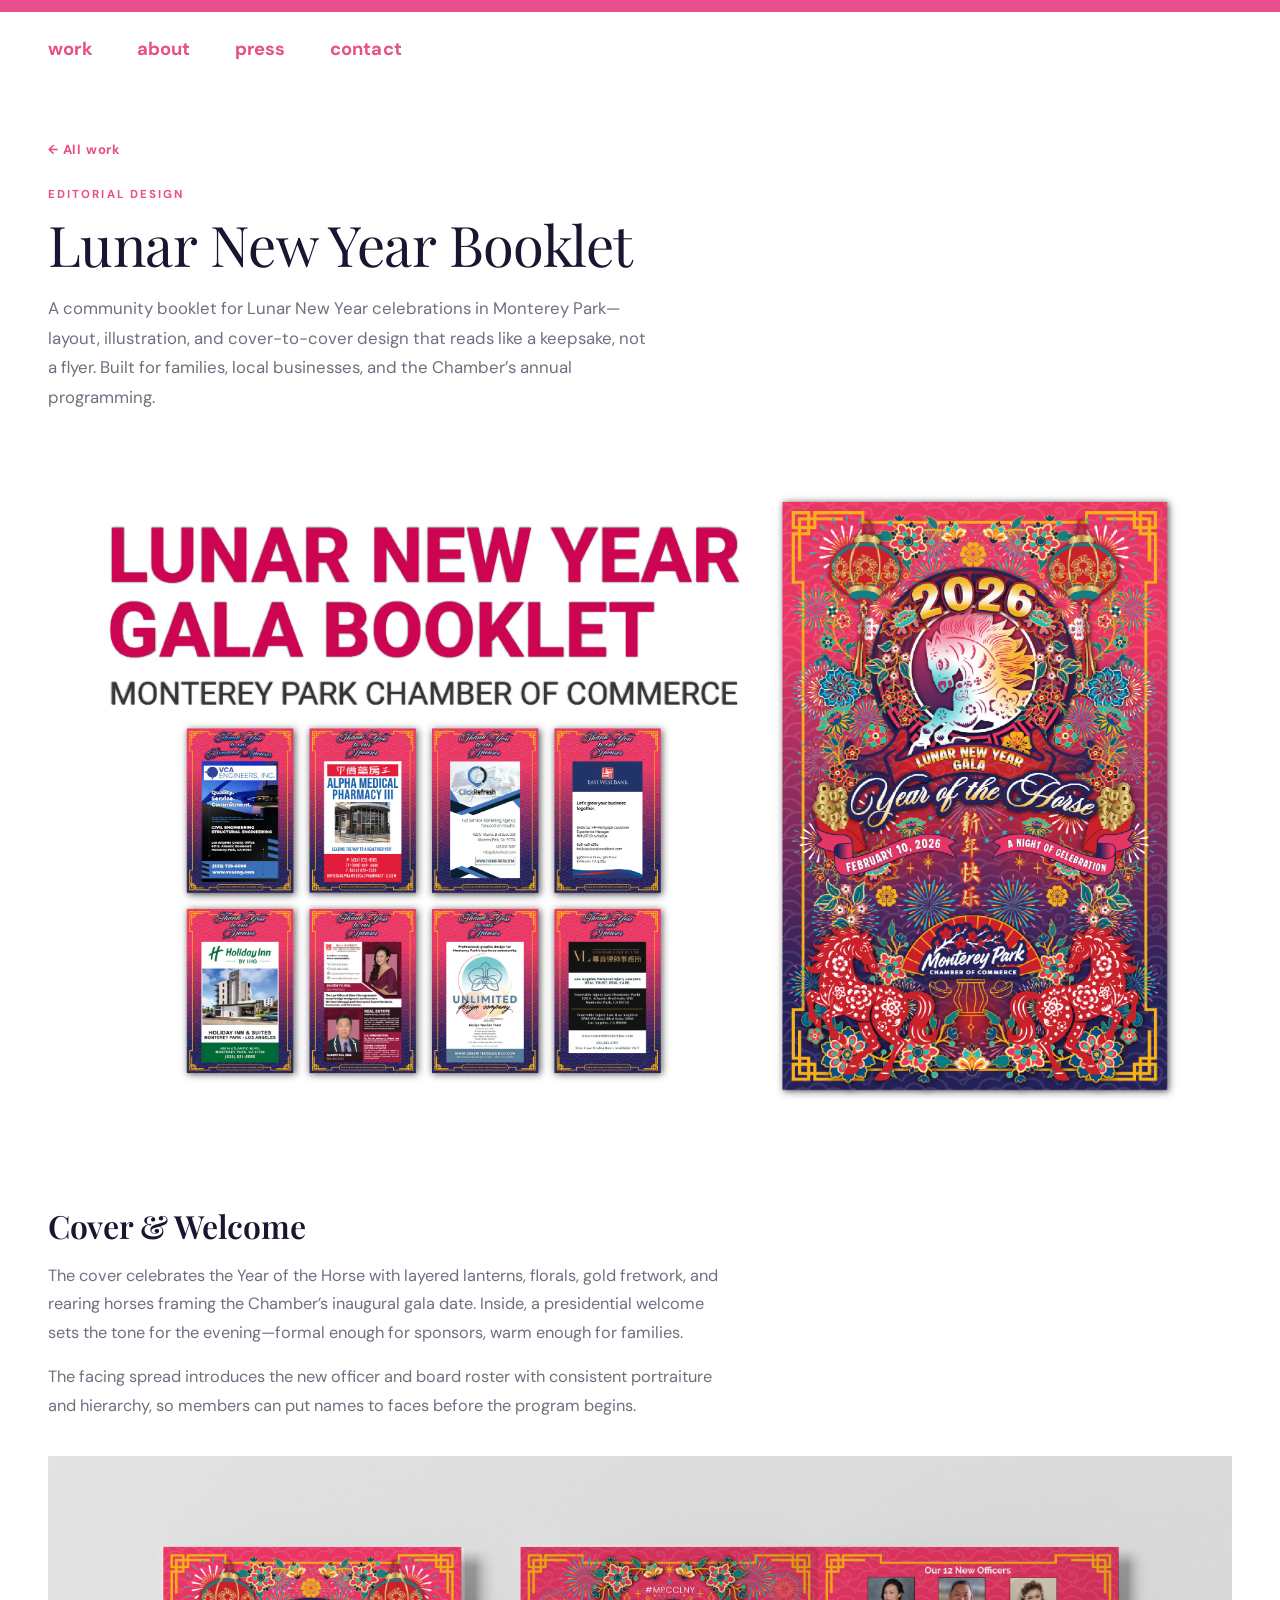
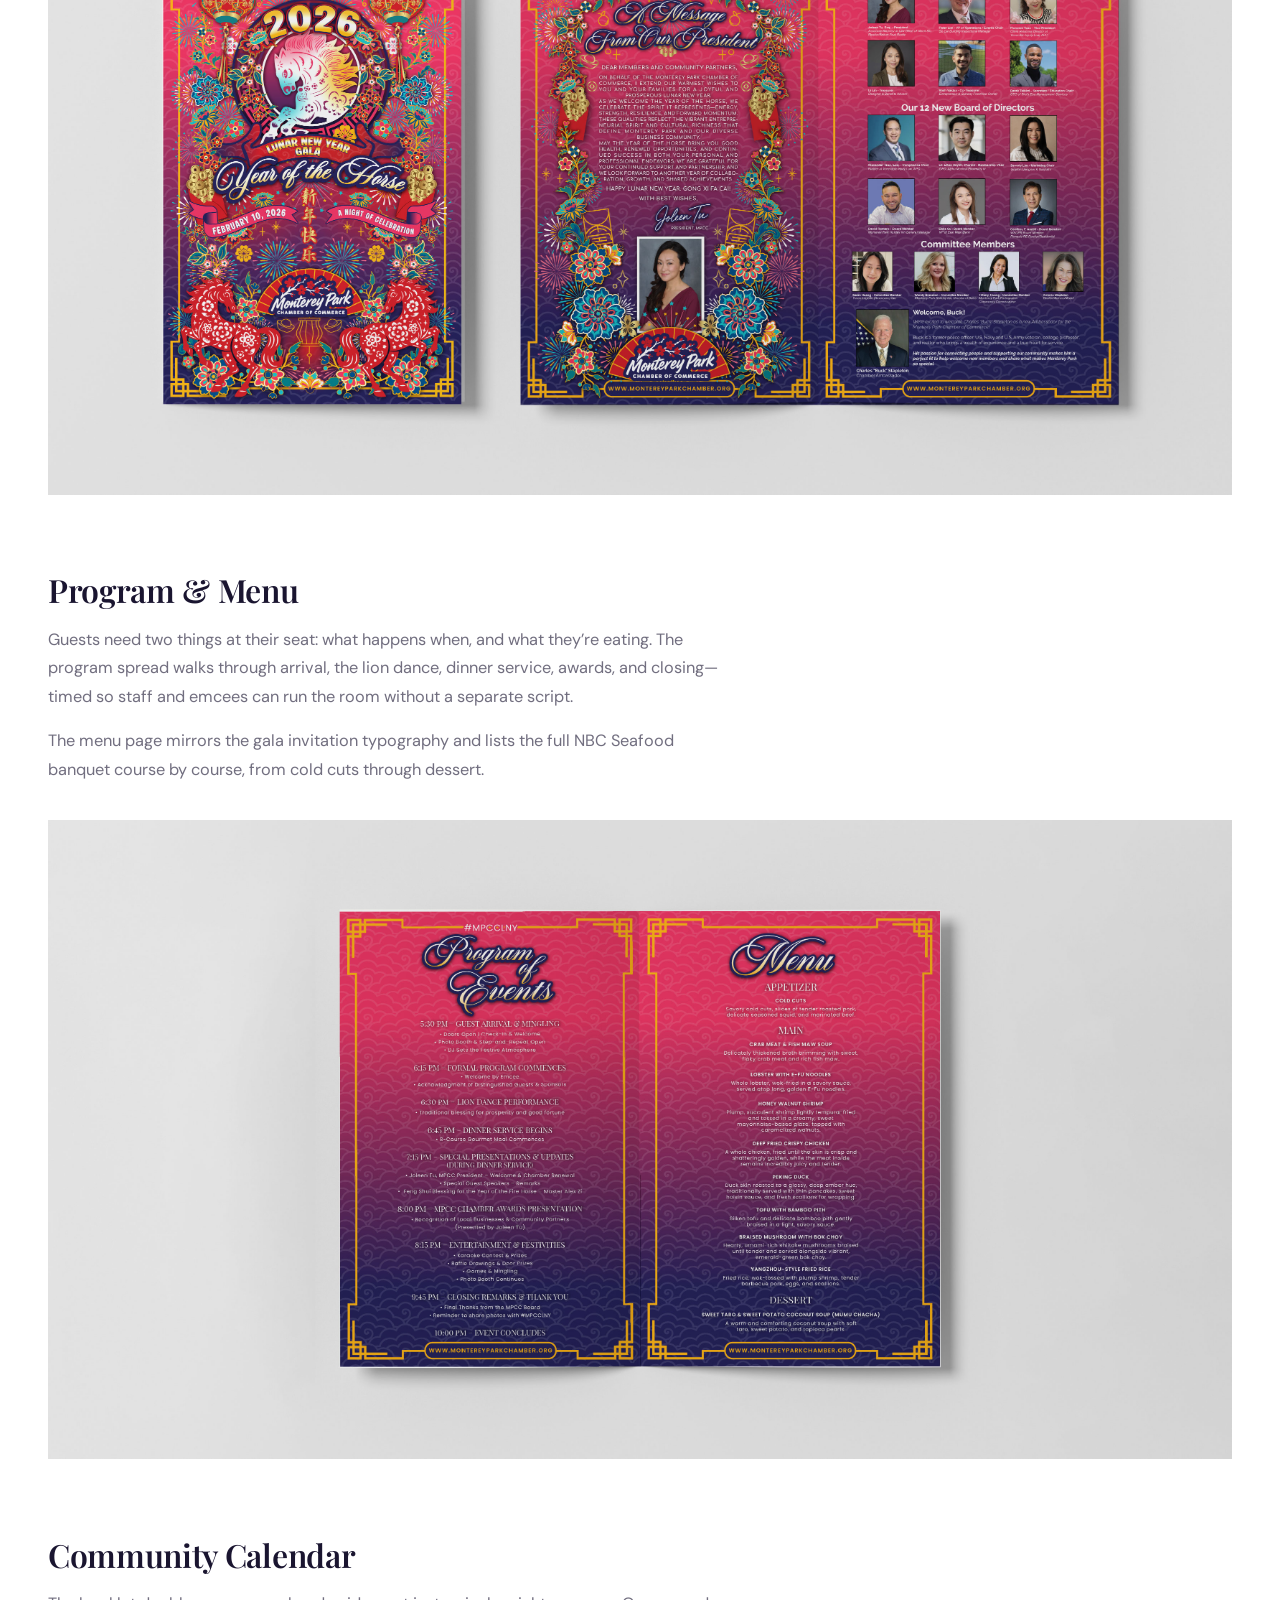
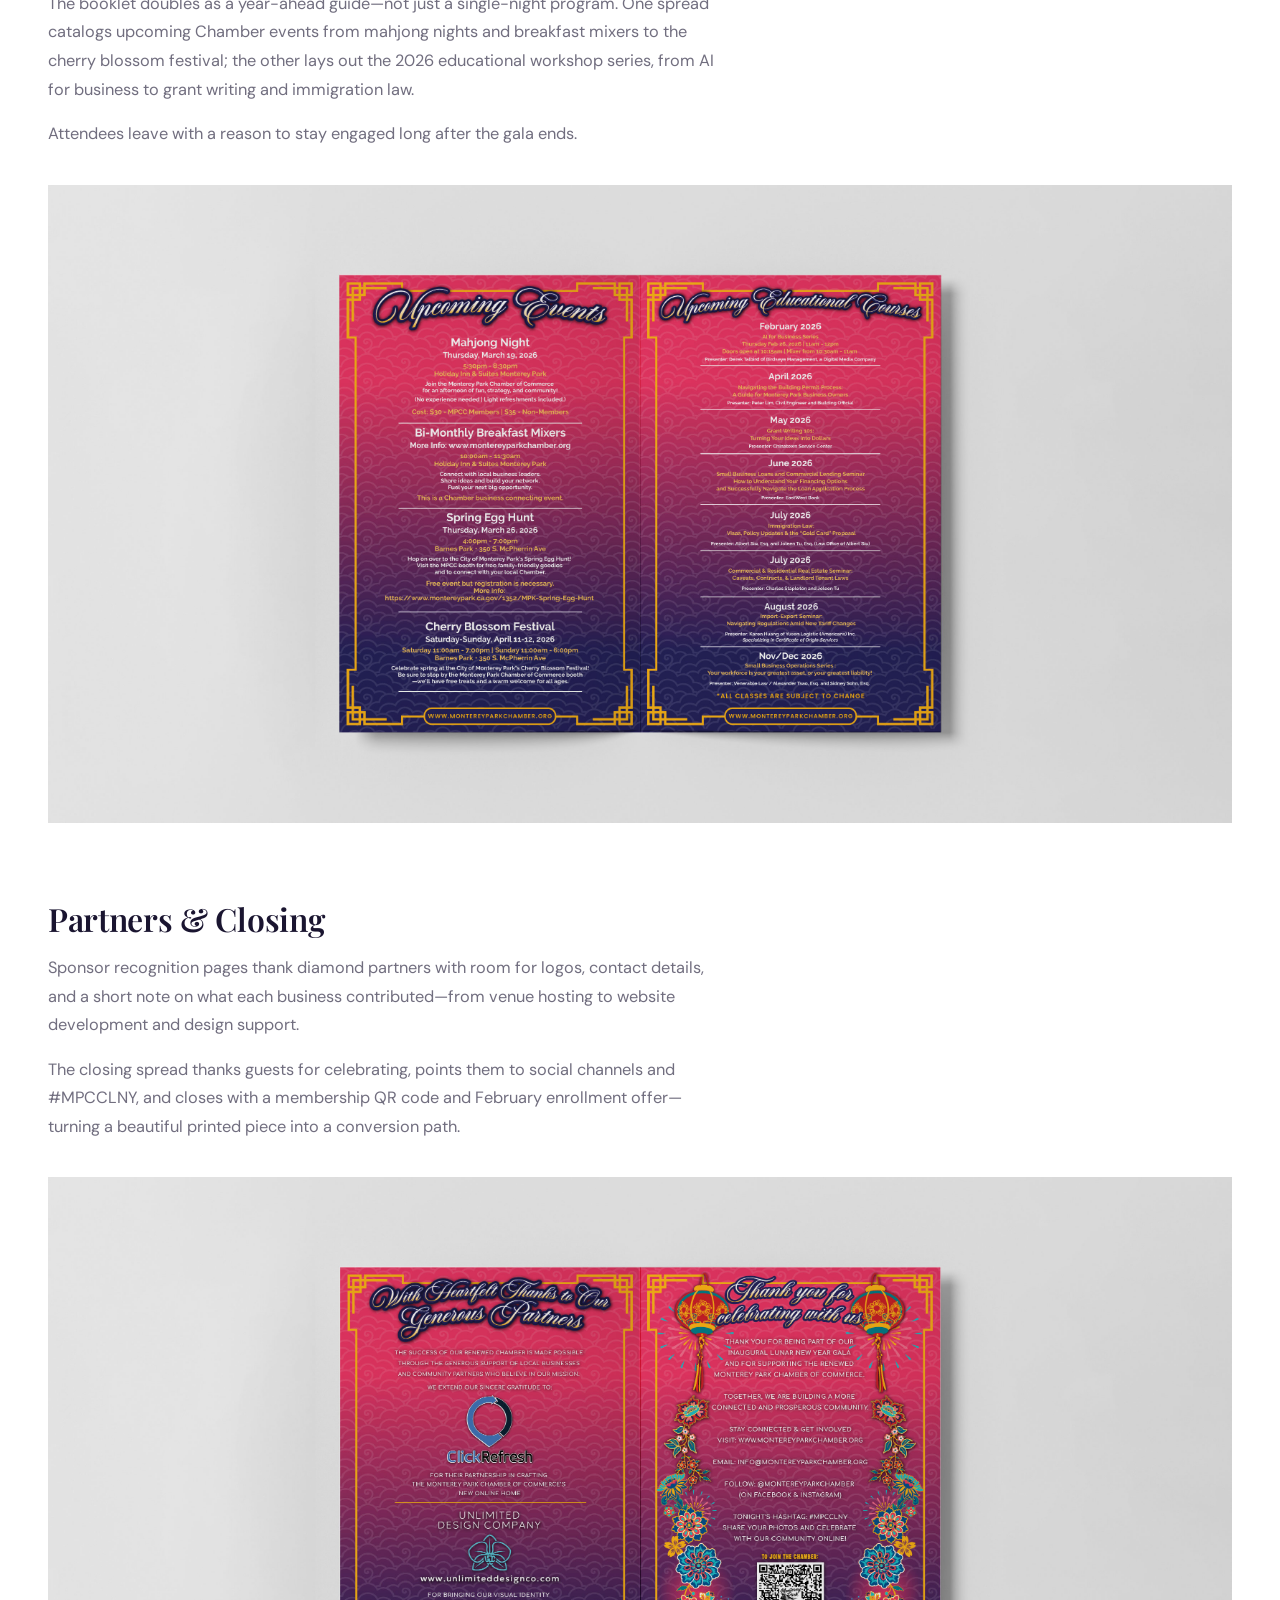
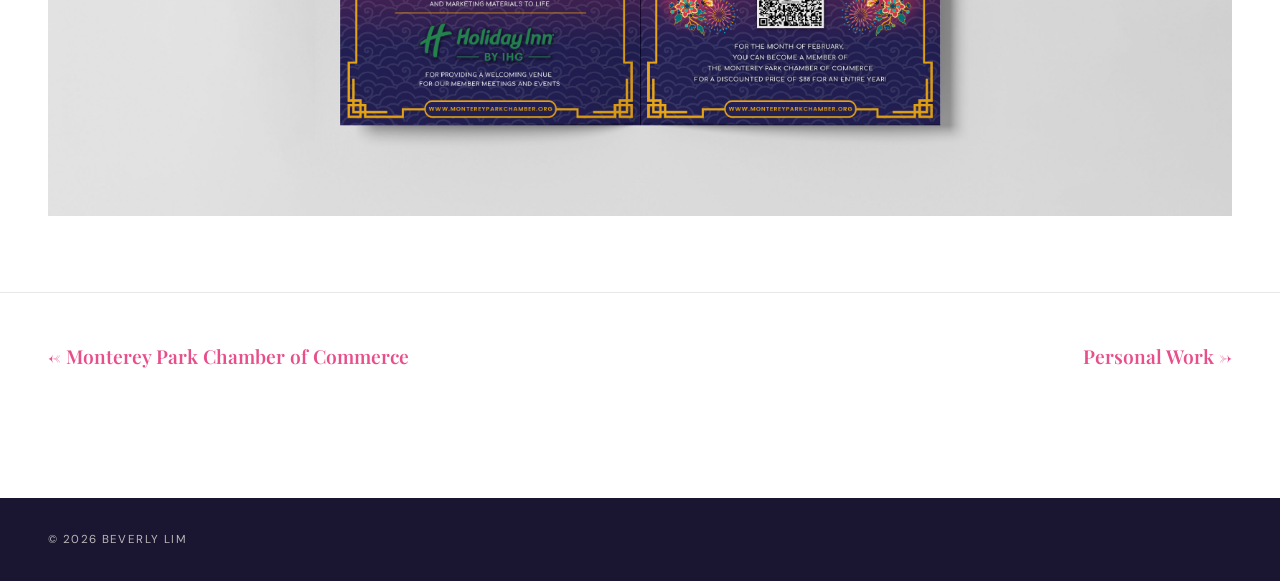
<file: work/lny-booklet/index.html>
<!DOCTYPE html>
<html lang="en">
<head>
  <meta charset="UTF-8" />
  <meta name="viewport" content="width=device-width, initial-scale=1" />
  <title>Lunar New Year Booklet &mdash; Beverly Lim</title>
  <meta name="description" content="A community booklet for Lunar New Year celebrations in Monterey Park&mdash;cover-to-cover editorial design, illustration, and layout for the Chamber&rsquo;s inaugural gala." />
  <link rel="preconnect" href="https://fonts.googleapis.com" />
  <link rel="preconnect" href="https://fonts.gstatic.com" crossorigin />
  <link href="https://fonts.googleapis.com/css2?family=Abril+Fatface&family=Cormorant+Garamond:ital,wght@0,300;0,400;0,500;1,400&family=DM+Sans:ital,opsz,wght@0,9..40,400;0,9..40,500;1,9..40,400&family=Playfair+Display:ital,wght@0,400;0,500;0,600;0,700;1,400&display=swap" rel="stylesheet" />
  <link rel="stylesheet" href="../../css/styles.css" />
</head>
<body class="project-page">

  <div class="checkered-border" aria-hidden="true"></div>

  <nav class="nav" aria-label="Main">
    <button class="nav-toggle" aria-label="Open menu" aria-expanded="false">
      <span></span><span></span><span></span>
    </button>
    <ul class="nav-links">
      <li><a href="../../index.html#work">work</a></li>
      <li><a href="../../index.html#about">about</a></li>
      <li><a href="../../index.html#press">press</a></li>
      <li><a href="../../index.html#contact">contact</a></li>
    </ul>
  </nav>

  <article class="project">
    <header class="project-header container">
      <a class="project-back" href="../../index.html#work">&larr; All work</a>
      <p class="project-cat">Editorial Design</p>
      <h1 class="project-title">Lunar New Year Booklet</h1>
      <p class="project-intro">A community booklet for Lunar New Year celebrations in Monterey Park&mdash;layout, illustration, and cover-to-cover design that reads like a keepsake, not a flyer. Built for families, local businesses, and the Chamber&rsquo;s annual programming.</p>
    </header>

    <div class="project-body">
      <figure class="project-figure project-figure--wide project-hero container">
        <img src="../../assets/work/lny-booklet/lny-05.jpg" alt="2026 Lunar New Year gala booklet cover and sponsor page overview" width="3300" height="1779" loading="eager" />
      </figure>

      <section class="project-section container">
        <div class="project-section-copy">
          <h2 class="project-section-title">Cover &amp; Welcome</h2>
          <div class="project-section-text">
            <p>The cover celebrates the Year of the Horse with layered lanterns, florals, gold fretwork, and rearing horses framing the Chamber&rsquo;s inaugural gala date. Inside, a presidential welcome sets the tone for the evening&mdash;formal enough for sponsors, warm enough for families.</p>
            <p>The facing spread introduces the new officer and board roster with consistent portraiture and hierarchy, so members can put names to faces before the program begins.</p>
          </div>
        </div>
        <figure class="project-figure project-figure--wide">
          <img src="../../assets/work/lny-booklet/lny-01.jpg" alt="Lunar New Year booklet cover, presidential welcome, and board directory spread" width="3300" height="1779" loading="lazy" />
        </figure>
      </section>

      <section class="project-section container">
        <div class="project-section-copy">
          <h2 class="project-section-title">Program &amp; Menu</h2>
          <div class="project-section-text">
            <p>Guests need two things at their seat: what happens when, and what they&rsquo;re eating. The program spread walks through arrival, the lion dance, dinner service, awards, and closing&mdash;timed so staff and emcees can run the room without a separate script.</p>
            <p>The menu page mirrors the gala invitation typography and lists the full NBC Seafood banquet course by course, from cold cuts through dessert.</p>
          </div>
        </div>
        <figure class="project-figure project-figure--wide">
          <img src="../../assets/work/lny-booklet/lny-02.jpg" alt="Lunar New Year booklet program of events and banquet menu spread" width="3300" height="1779" loading="lazy" />
        </figure>
      </section>

      <section class="project-section container">
        <div class="project-section-copy">
          <h2 class="project-section-title">Community Calendar</h2>
          <div class="project-section-text">
            <p>The booklet doubles as a year-ahead guide&mdash;not just a single-night program. One spread catalogs upcoming Chamber events from mahjong nights and breakfast mixers to the cherry blossom festival; the other lays out the 2026 educational workshop series, from AI for business to grant writing and immigration law.</p>
            <p>Attendees leave with a reason to stay engaged long after the gala ends.</p>
          </div>
        </div>
        <figure class="project-figure project-figure--wide">
          <img src="../../assets/work/lny-booklet/lny-03.jpg" alt="Lunar New Year booklet upcoming events and educational courses spread" width="3300" height="1779" loading="lazy" />
        </figure>
      </section>

      <section class="project-section container">
        <div class="project-section-copy">
          <h2 class="project-section-title">Partners &amp; Closing</h2>
          <div class="project-section-text">
            <p>Sponsor recognition pages thank diamond partners with room for logos, contact details, and a short note on what each business contributed&mdash;from venue hosting to website development and design support.</p>
            <p>The closing spread thanks guests for celebrating, points them to social channels and #MPCCLNY, and closes with a membership QR code and February enrollment offer&mdash;turning a beautiful printed piece into a conversion path.</p>
          </div>
        </div>
        <figure class="project-figure project-figure--wide">
          <img src="../../assets/work/lny-booklet/lny-04.jpg" alt="Lunar New Year booklet partner recognition and closing spread with membership QR code" width="3300" height="1779" loading="lazy" />
        </figure>
      </section>
    </div>

    <nav class="project-nav container" aria-label="Project navigation">
      <a class="project-nav-link" href="../mpcc/">&larr; Monterey Park Chamber of Commerce</a>
      <a class="project-nav-link project-nav-link--next" href="../personal-work/">Personal Work &rarr;</a>
    </nav>
  </article>

  <footer class="footer">
    <span>&copy; <span id="year"></span> Beverly Lim</span>
  </footer>

  <script src="../../js/main.js"></script>
</body>
</html>
</file>
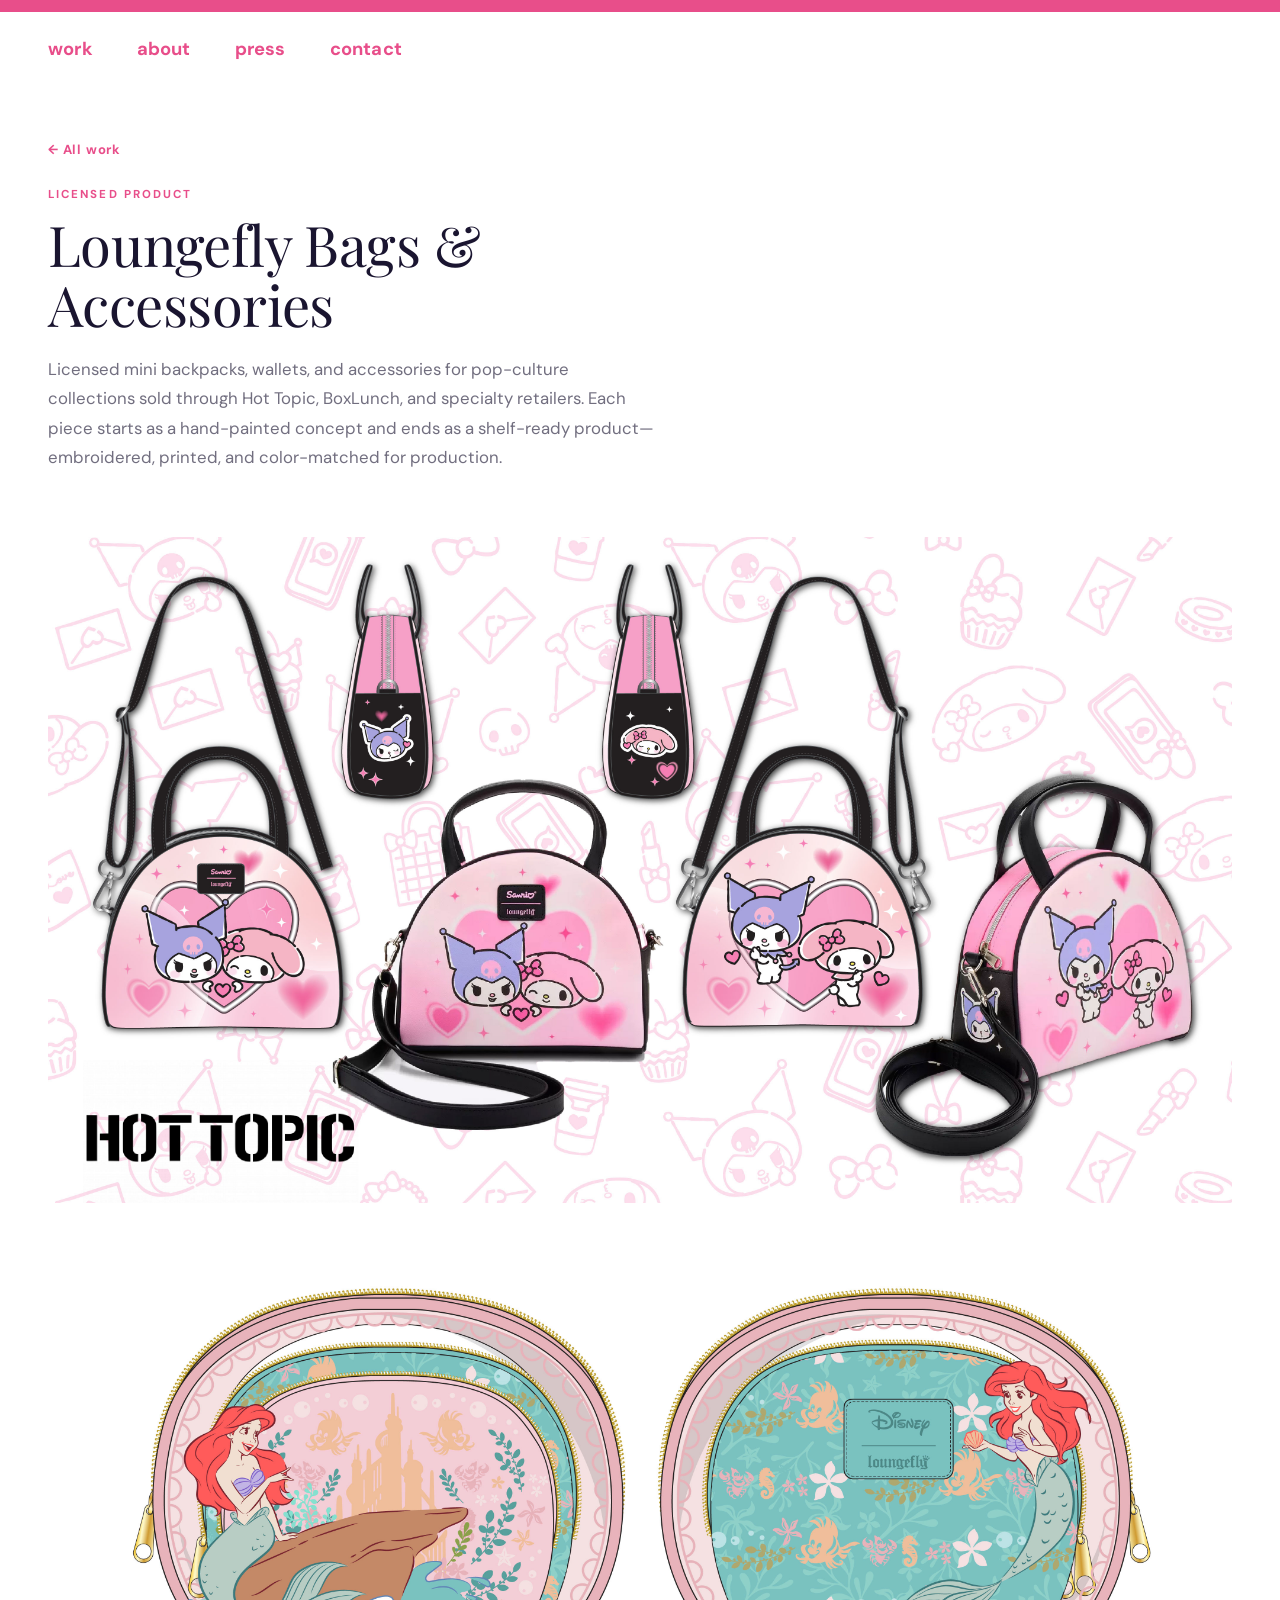
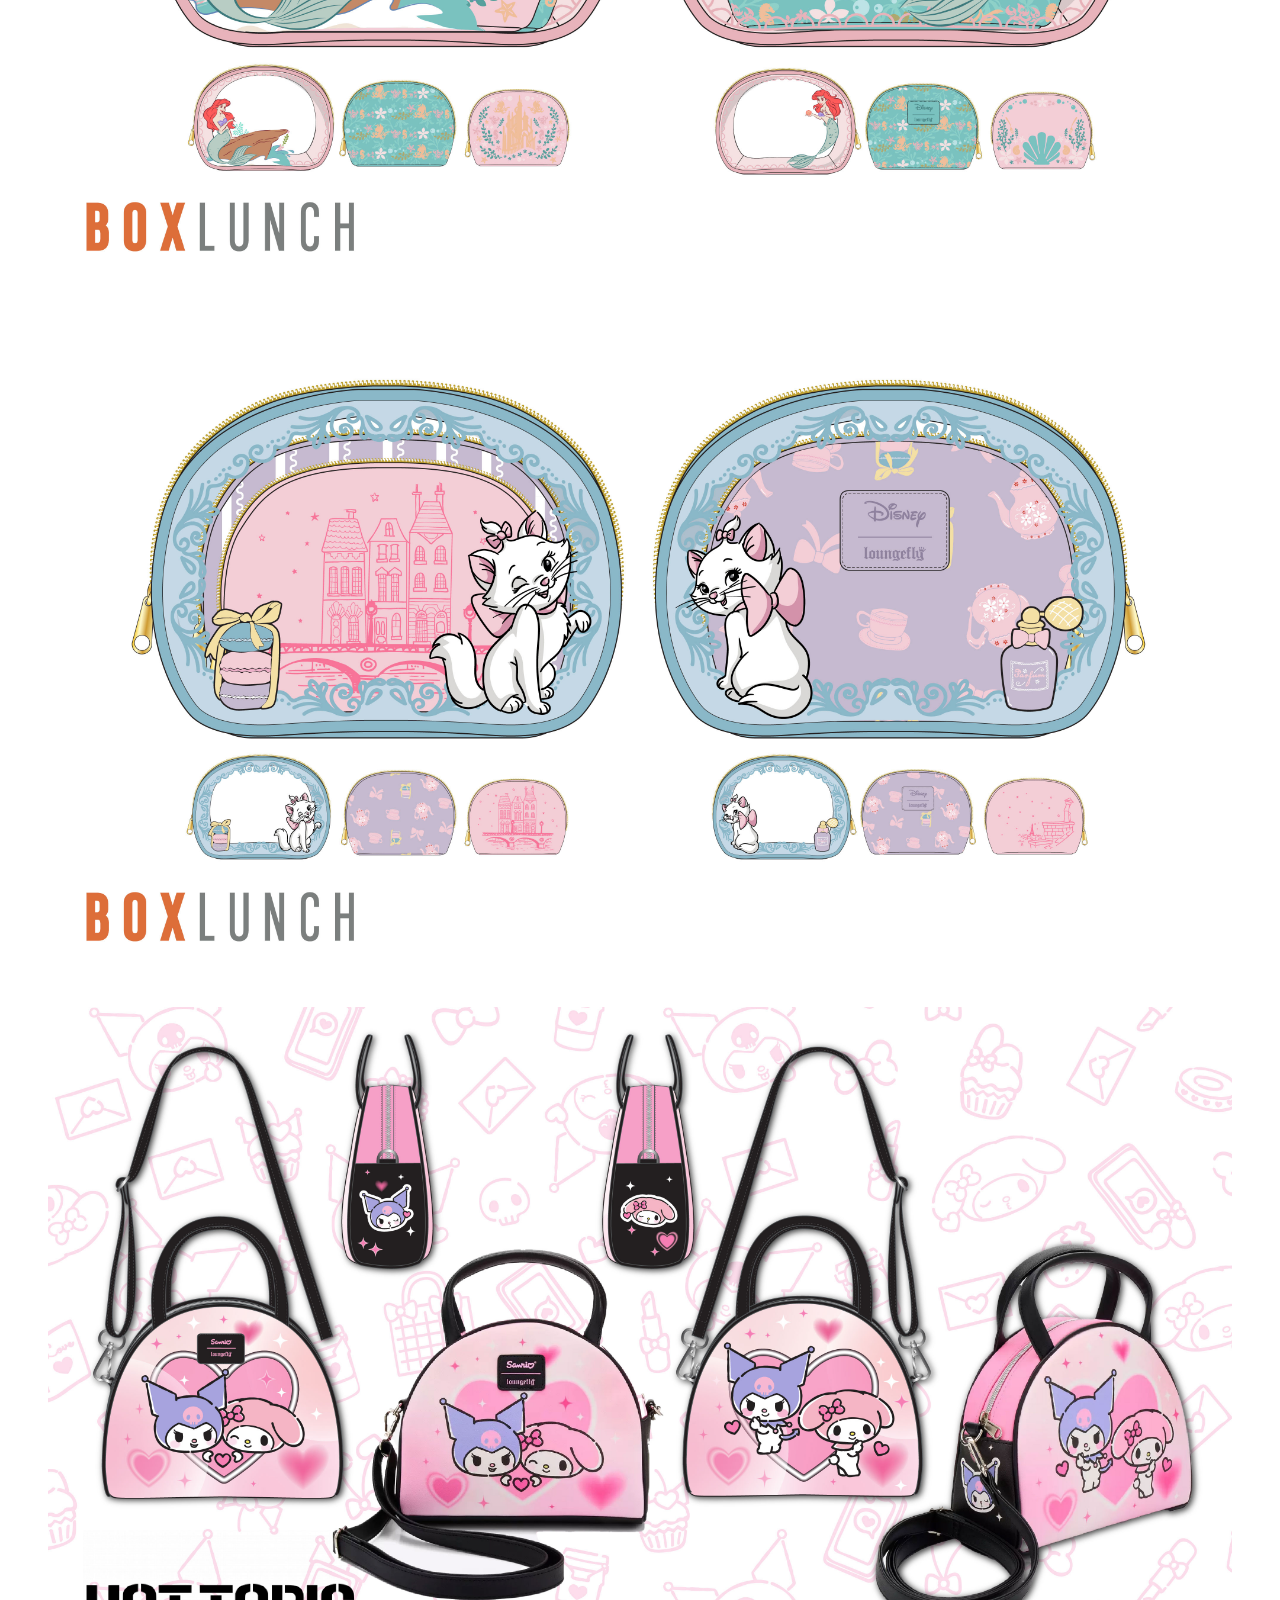
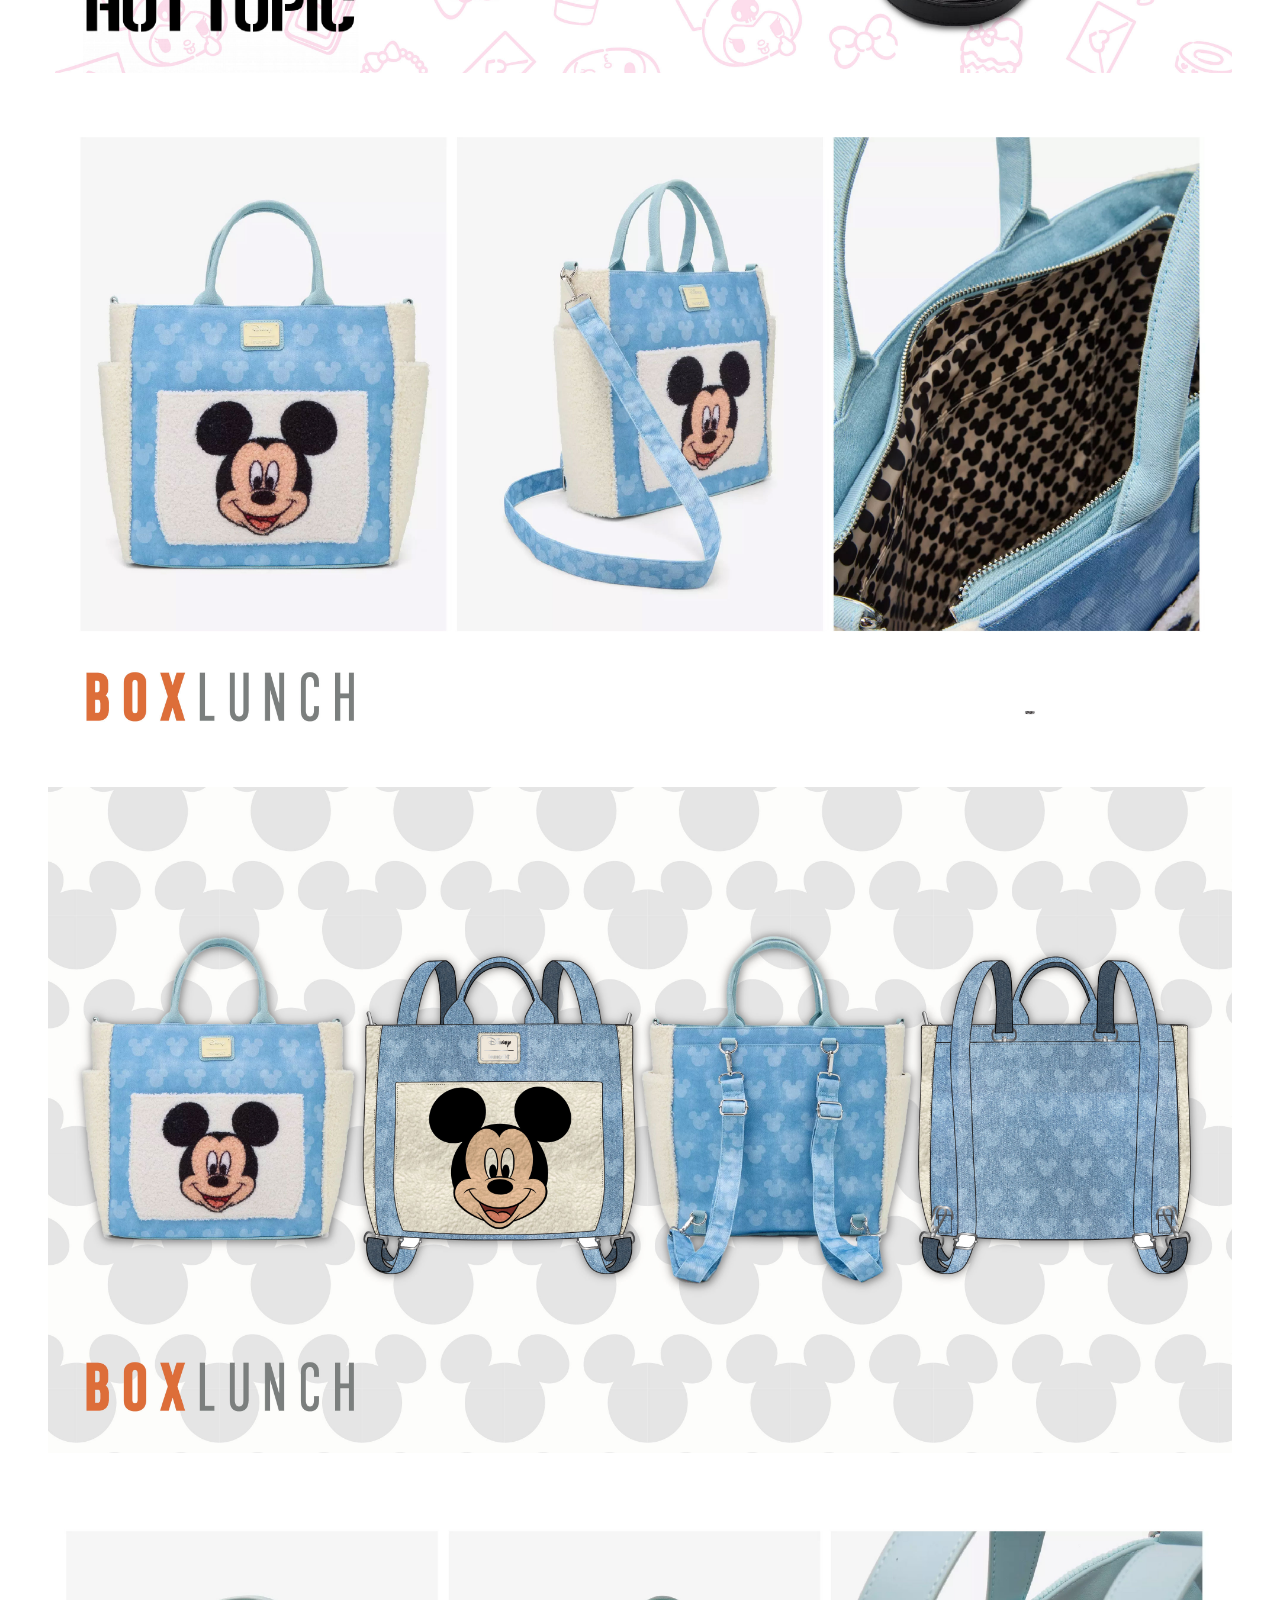
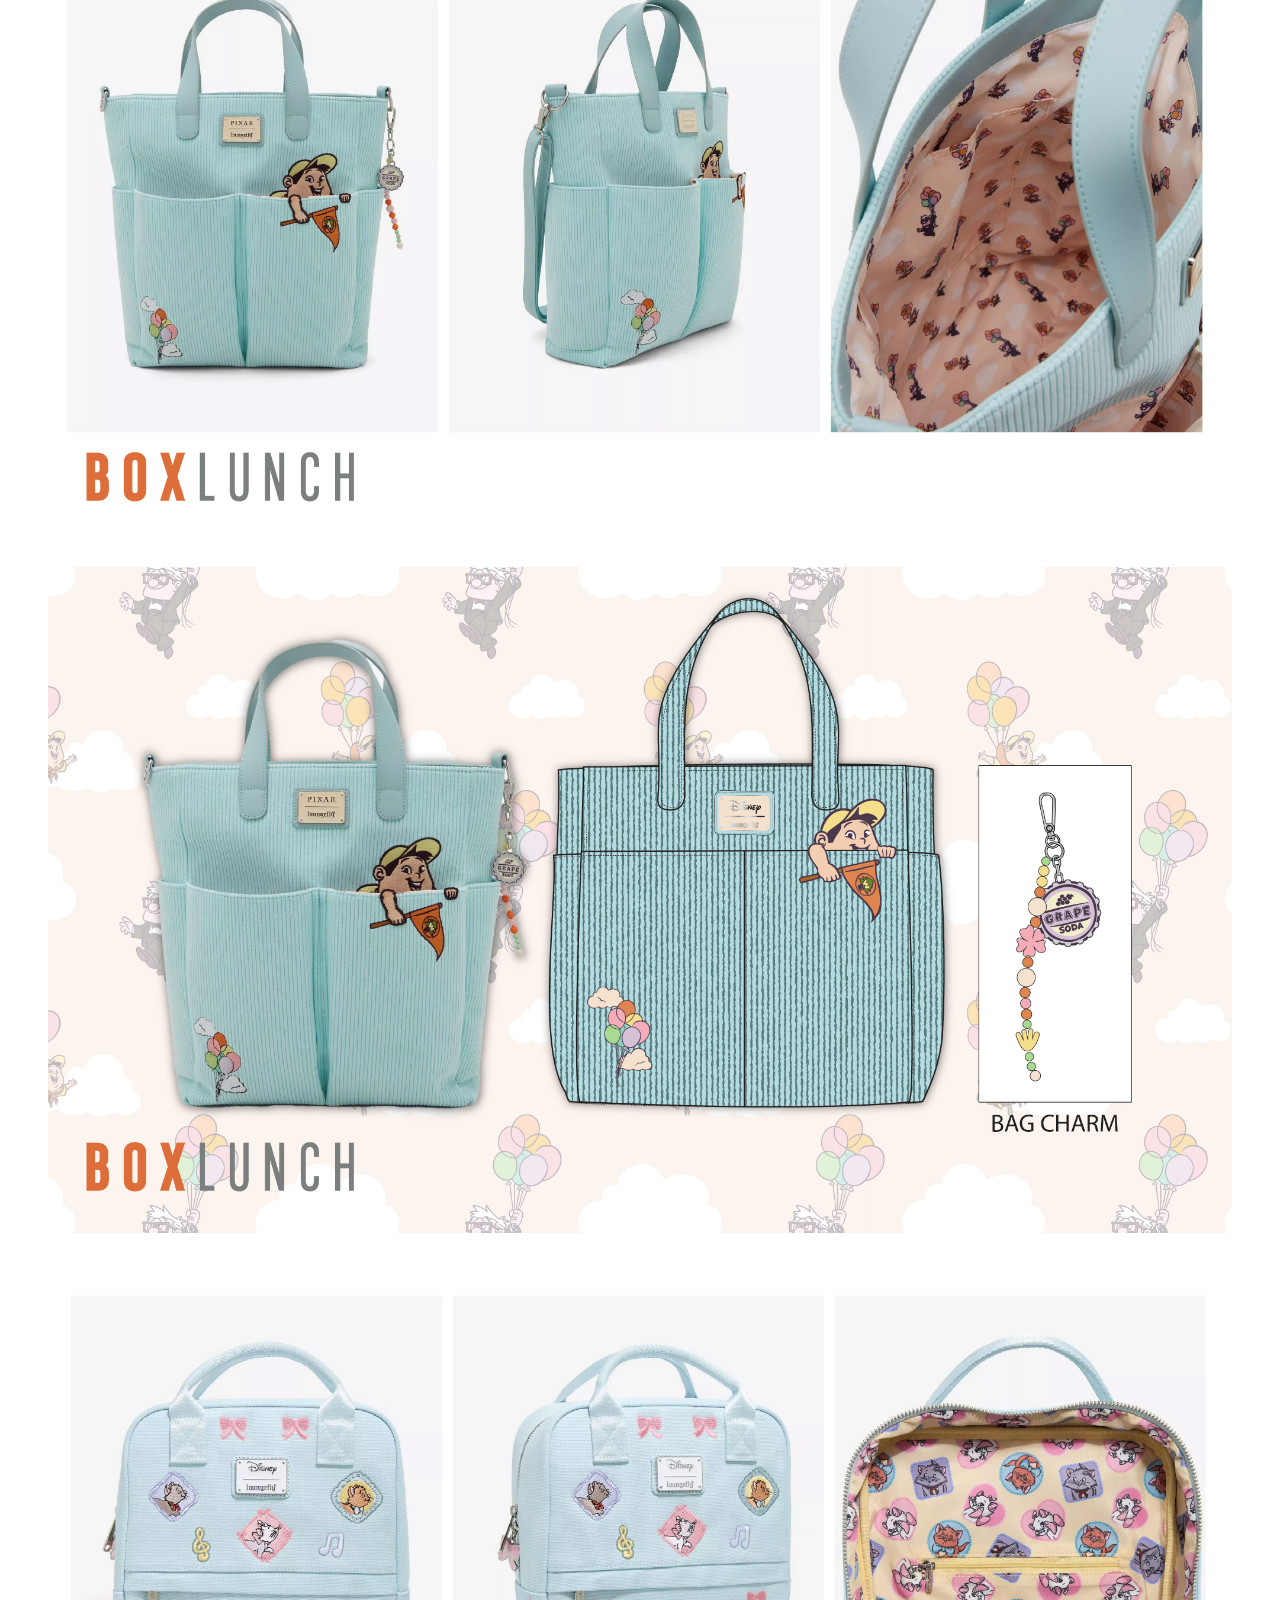
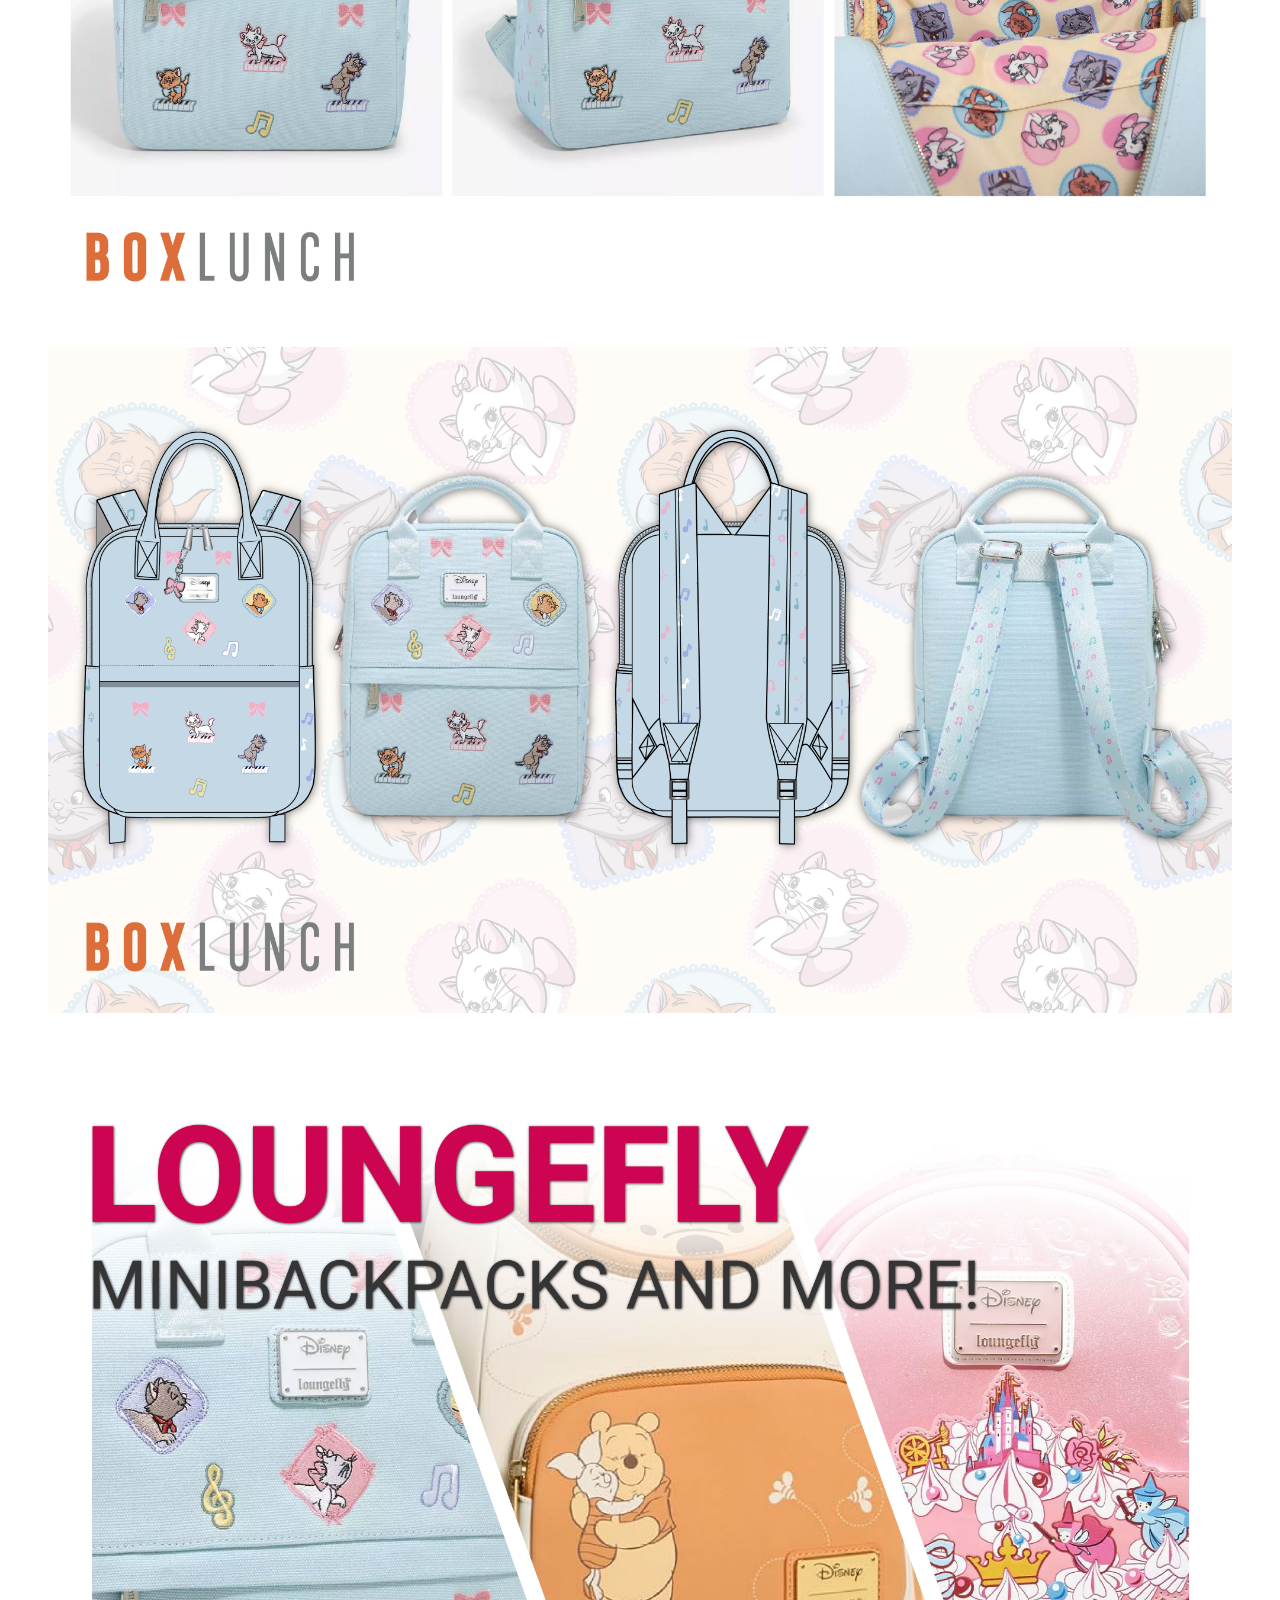
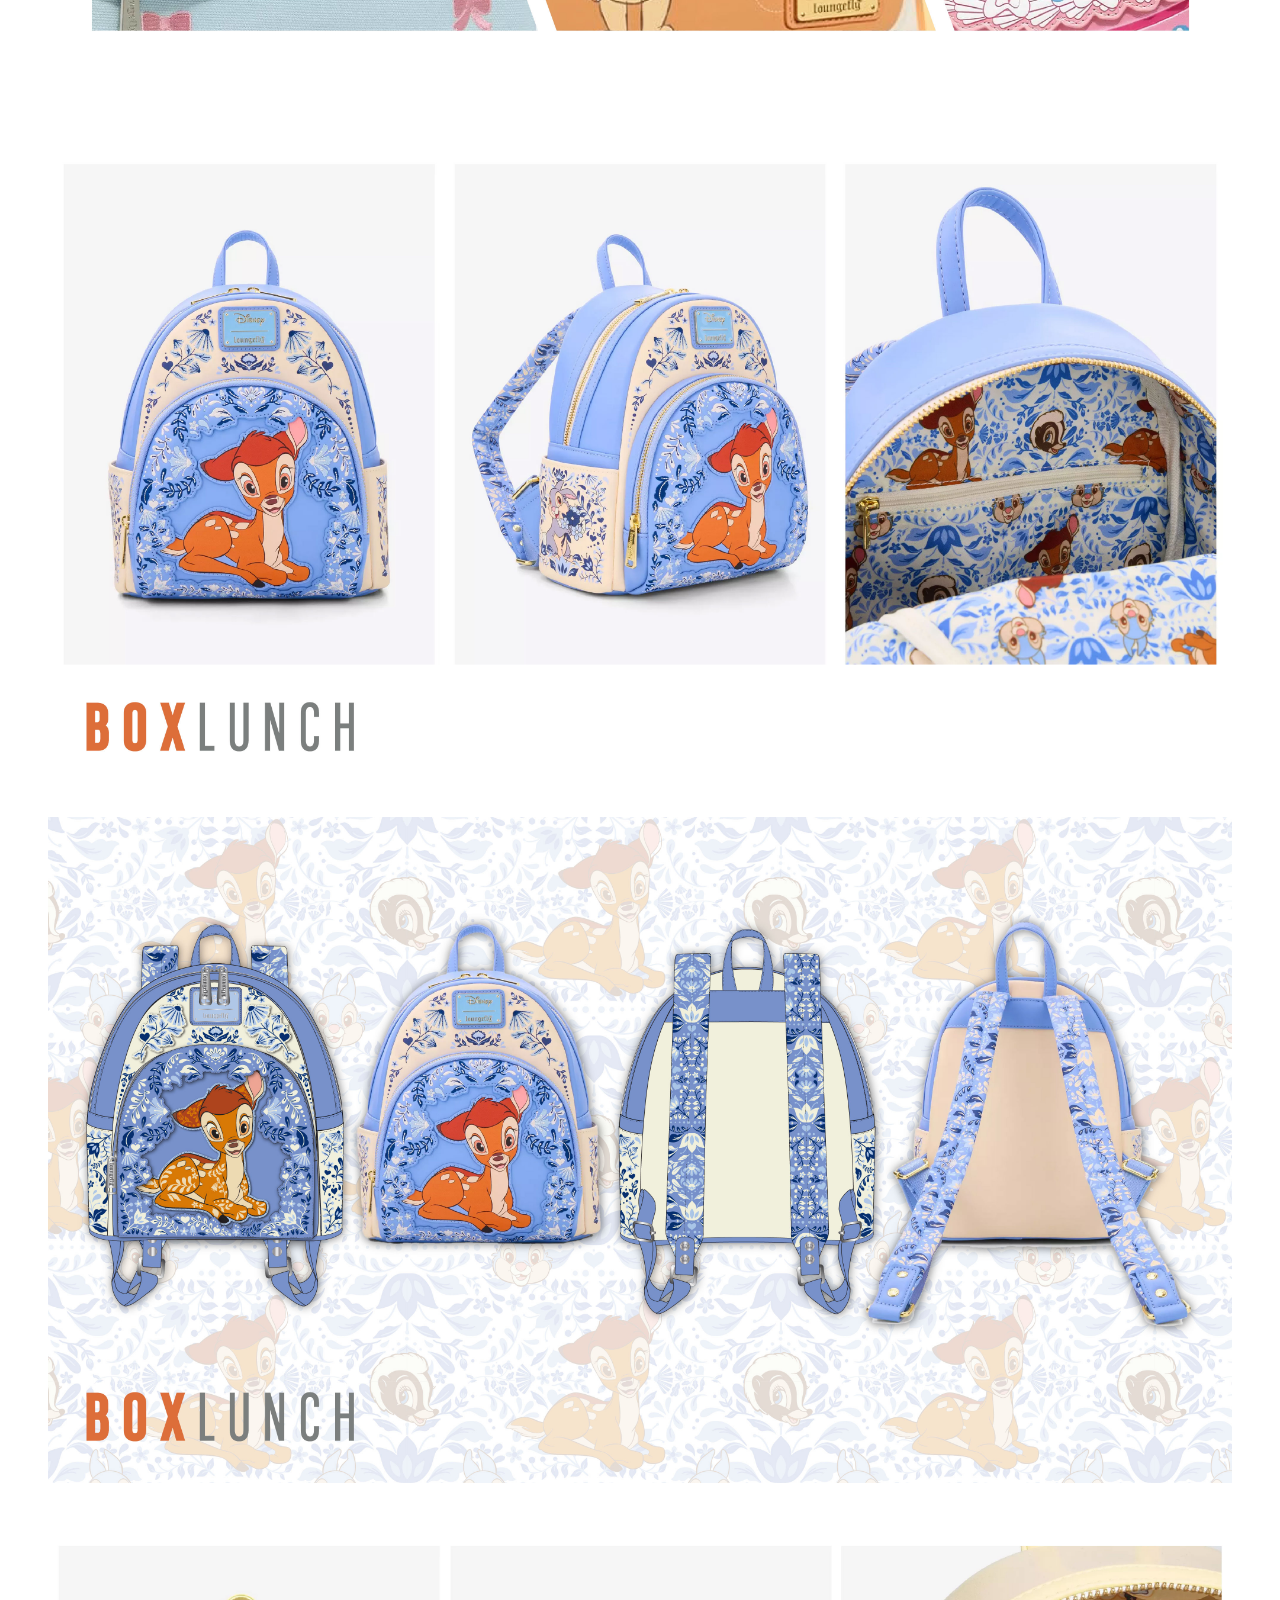
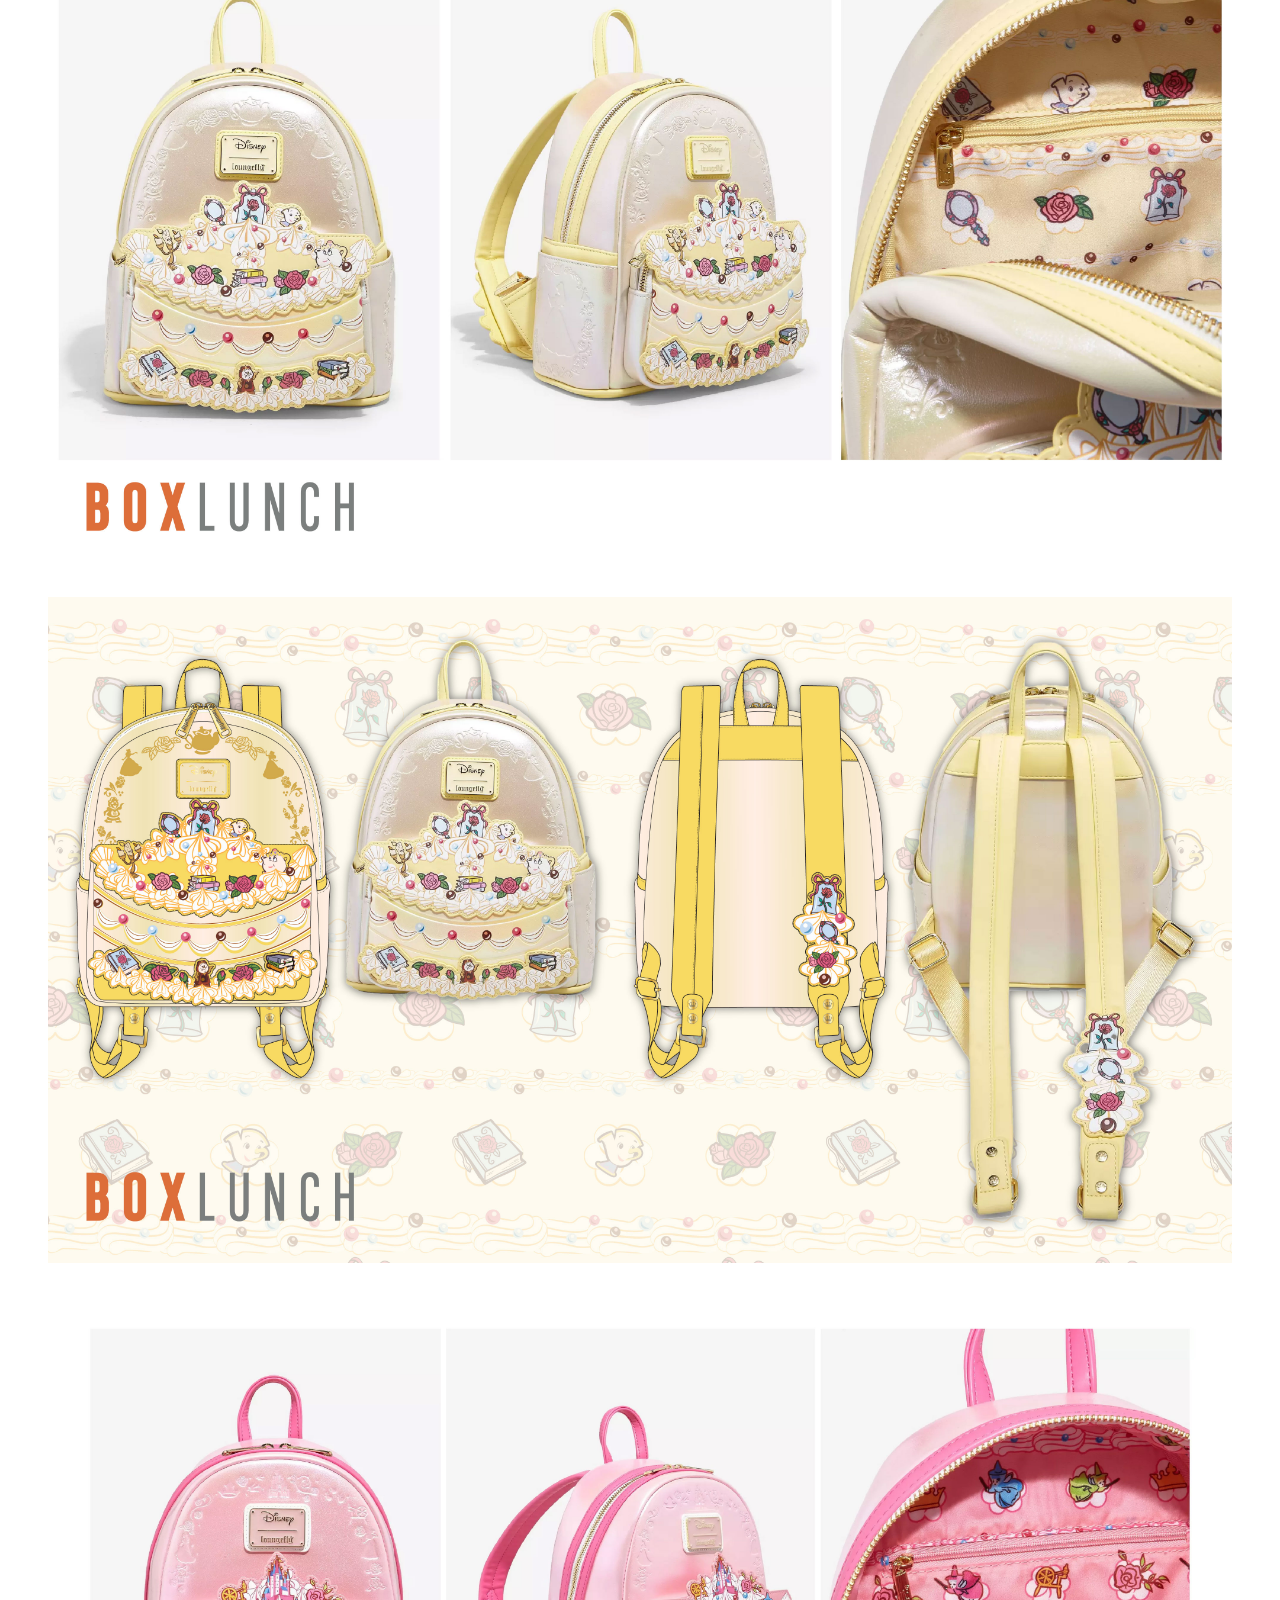
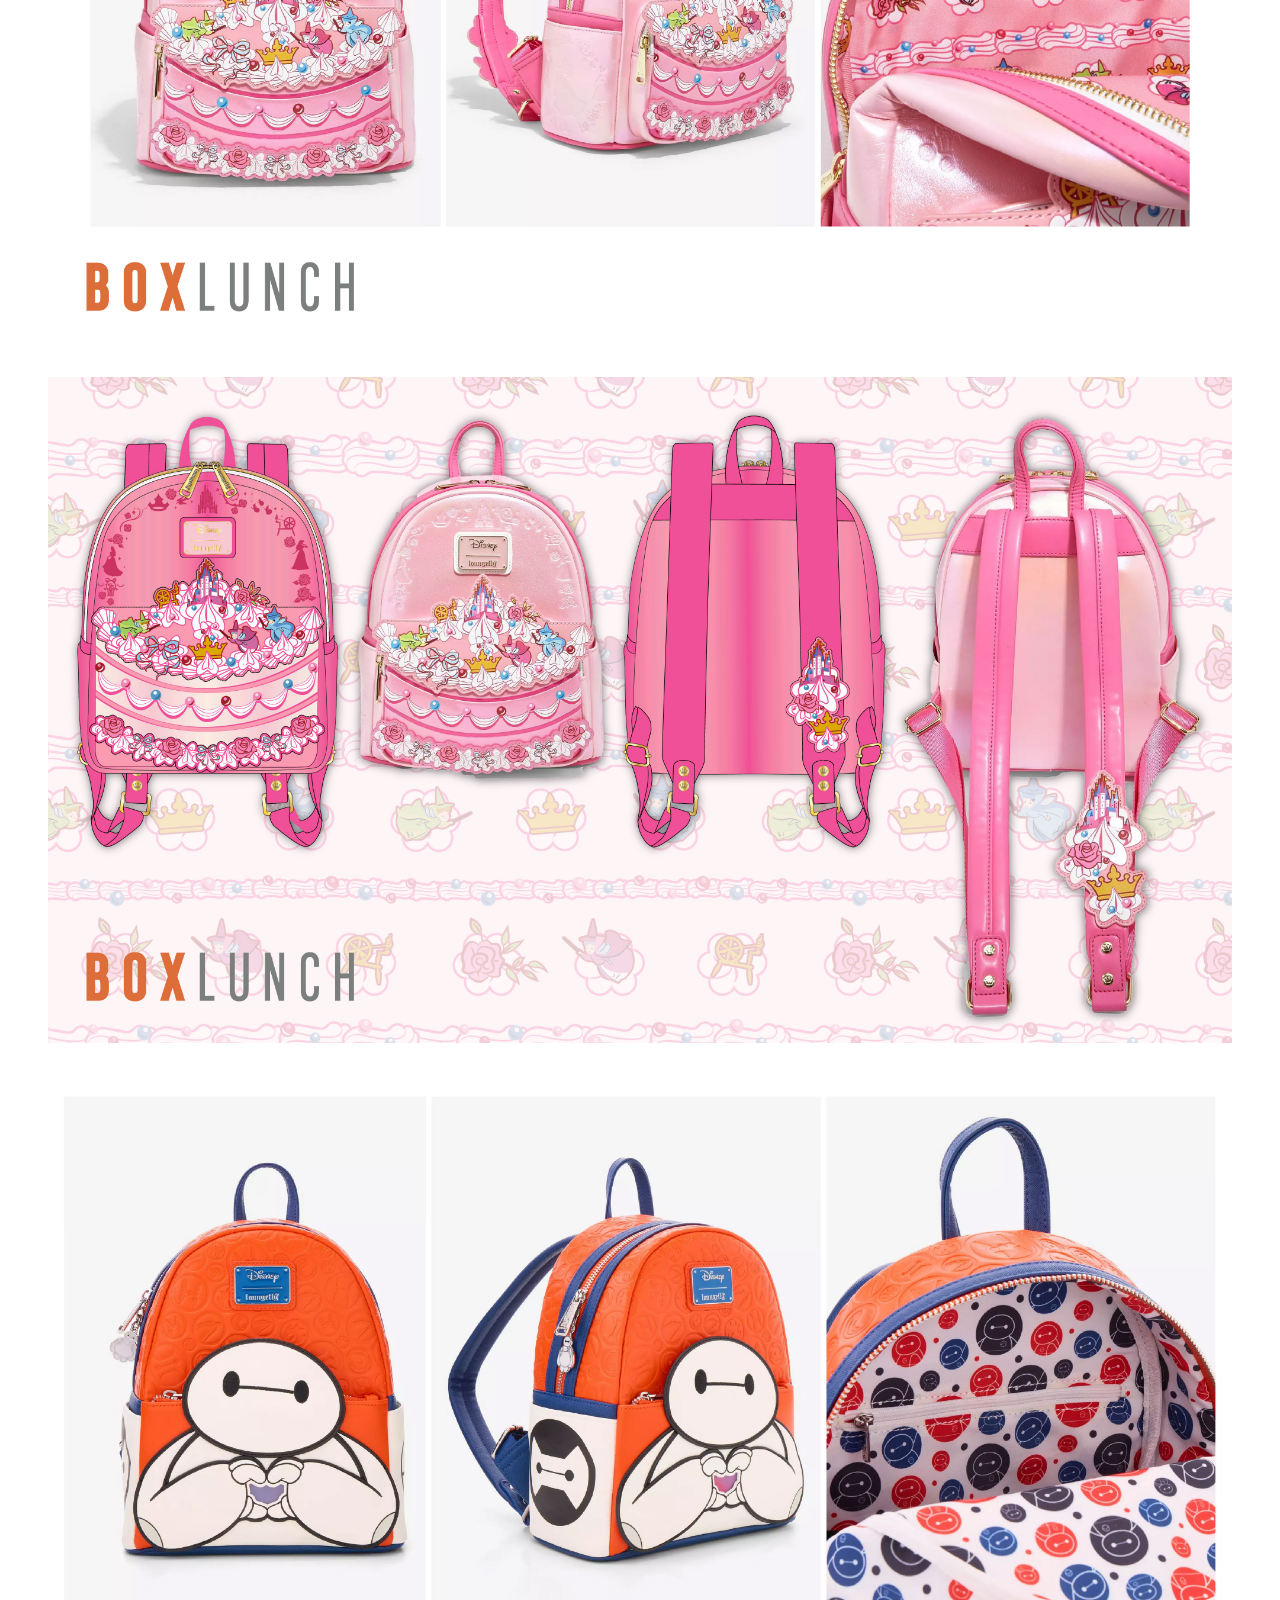
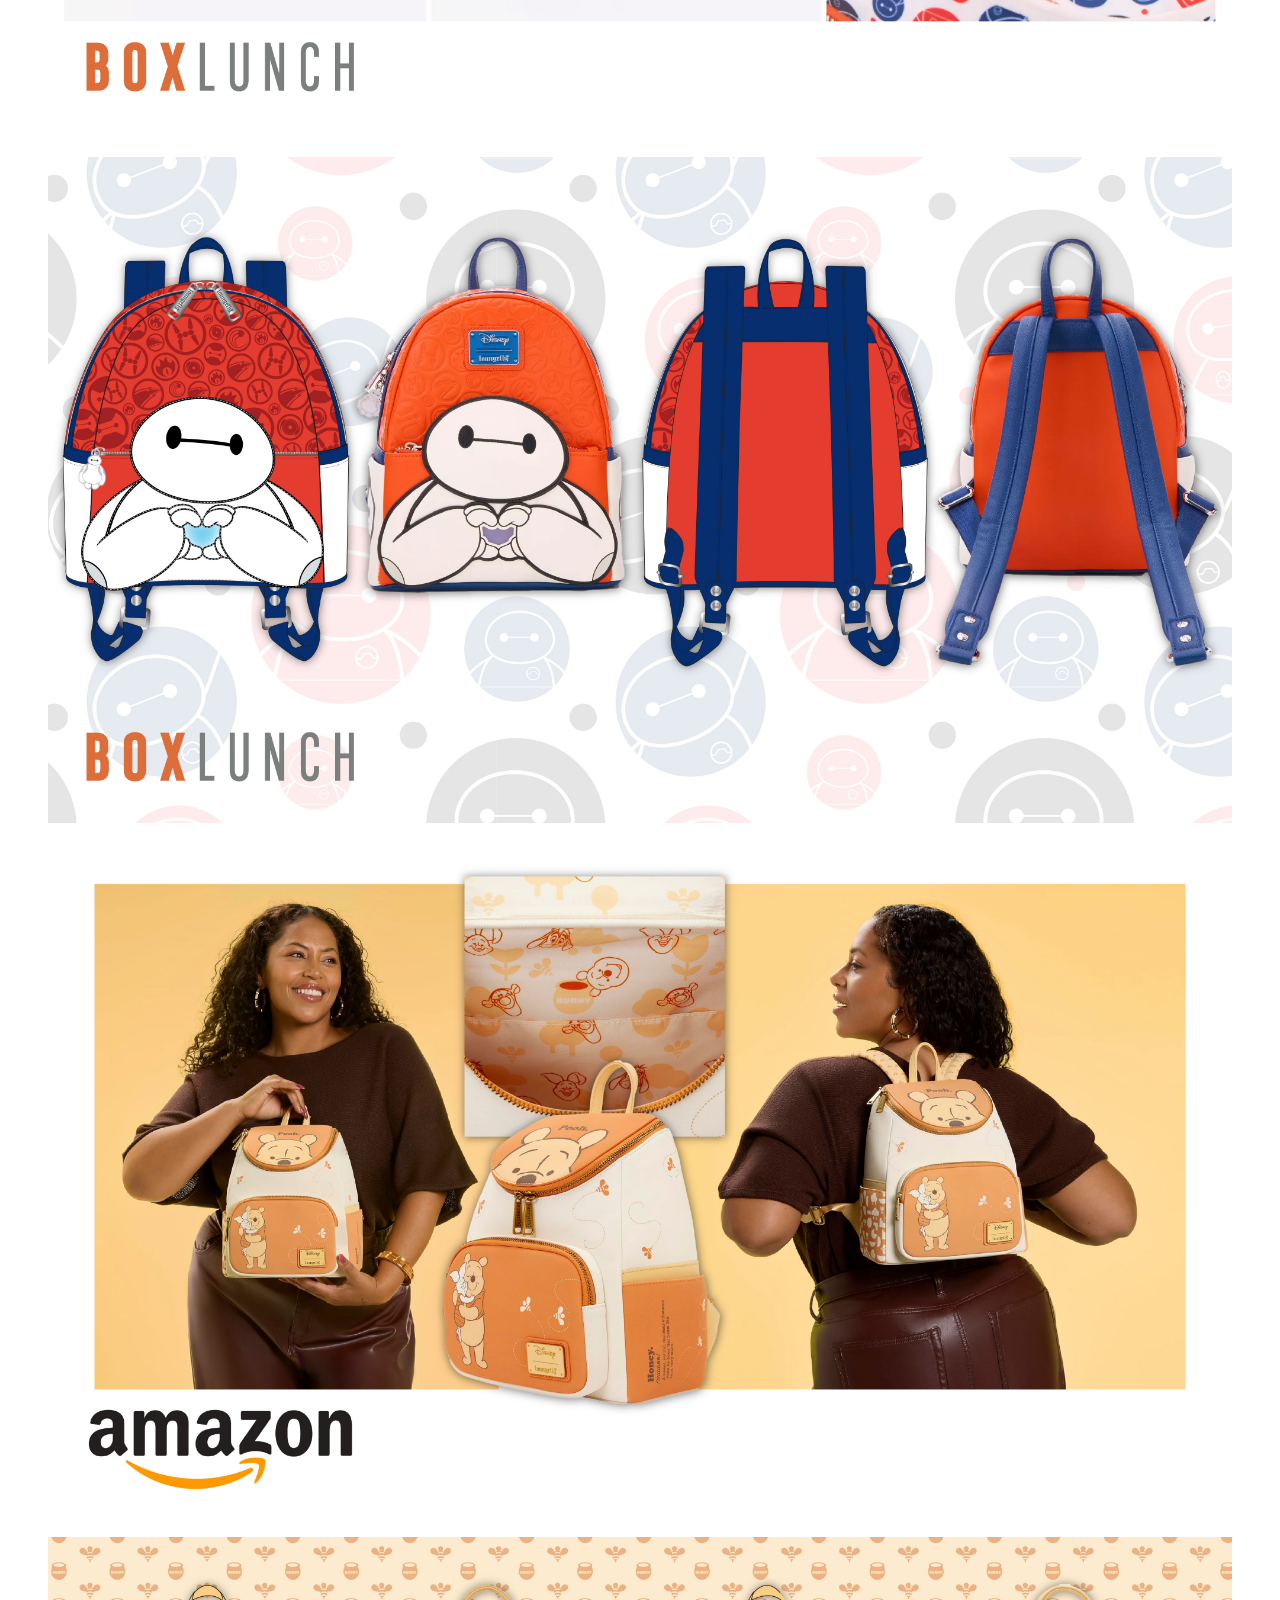
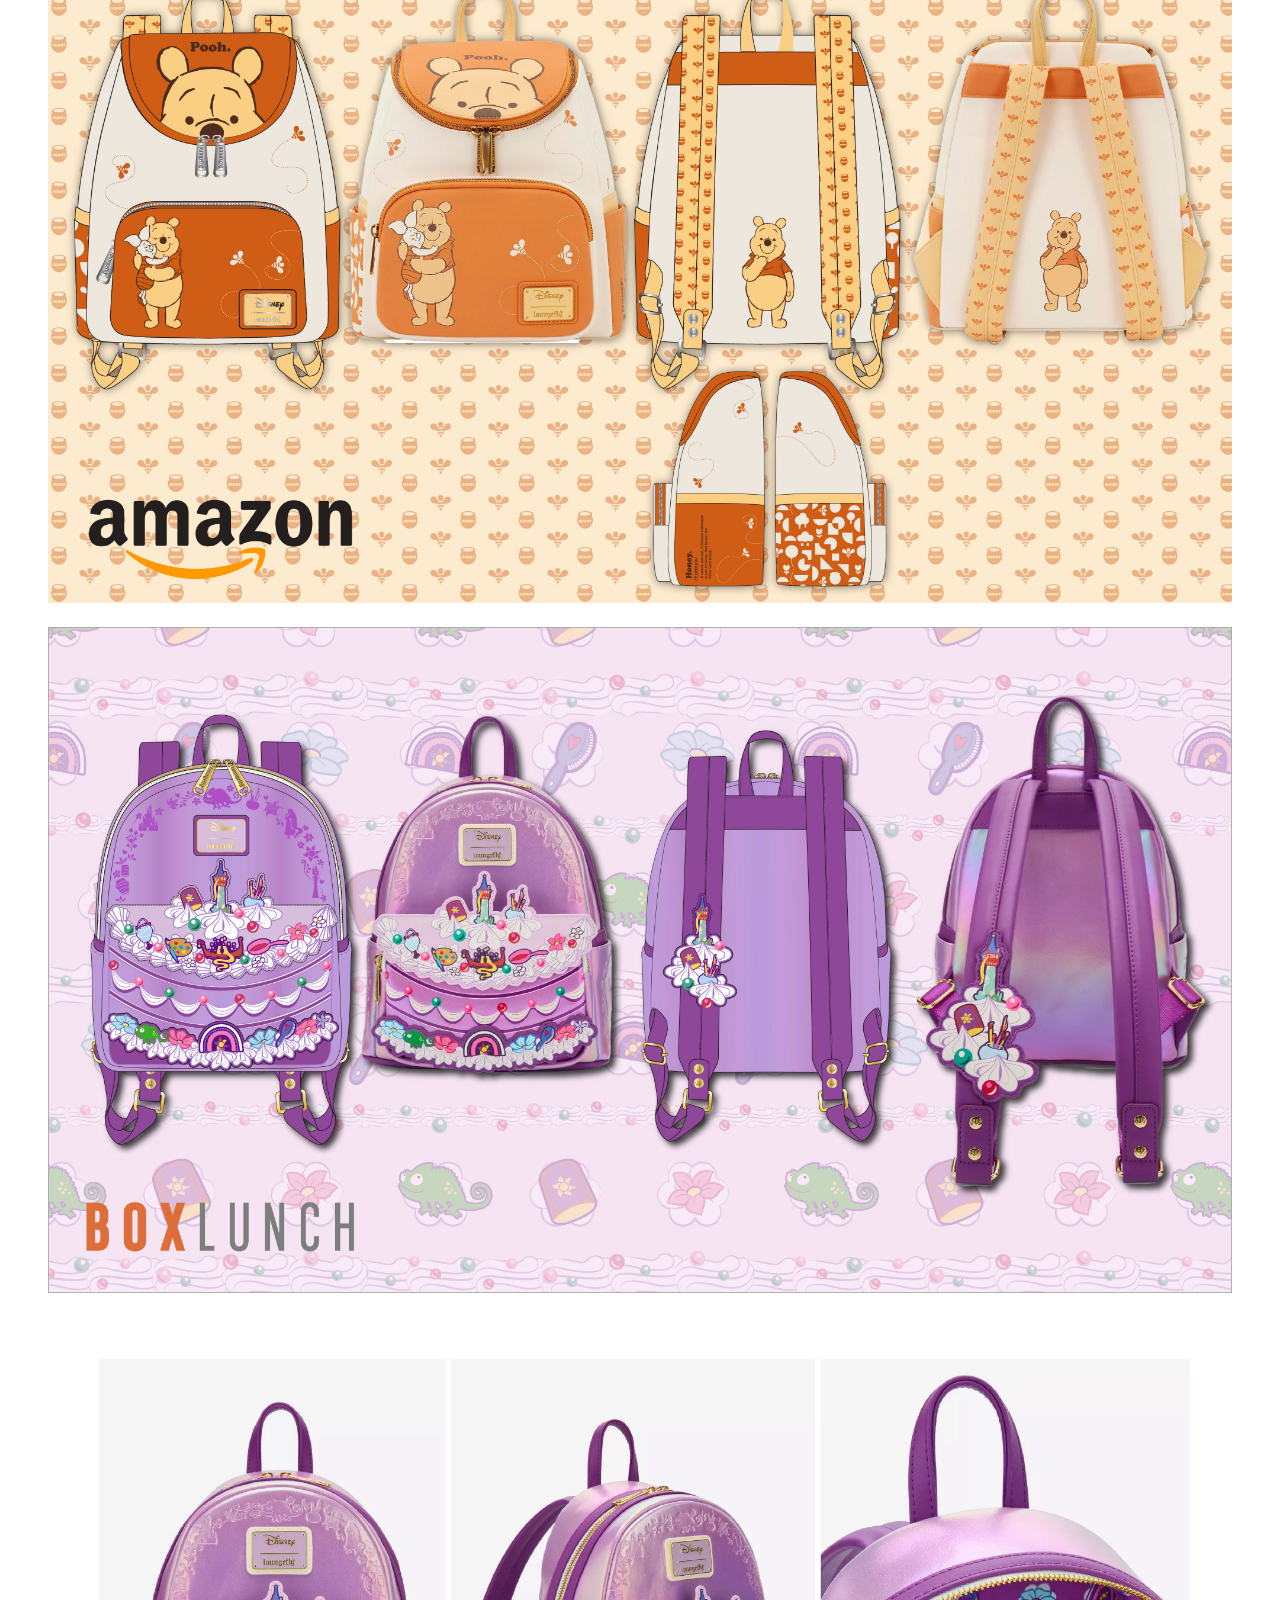
<file: work/loungefly/index.html>
<!DOCTYPE html>
<html lang="en">
<head>
  <meta charset="UTF-8" />
  <meta name="viewport" content="width=device-width, initial-scale=1" />
  <title>Loungefly Bags &amp; Accessories &mdash; Beverly Lim</title>
  <meta name="description" content="Licensed mini backpacks, wallets, pins, and accessories for Loungefly pop-culture collections sold through Hot Topic, BoxLunch, and specialty retailers." />
  <link rel="preconnect" href="https://fonts.googleapis.com" />
  <link rel="preconnect" href="https://fonts.gstatic.com" crossorigin />
  <link href="https://fonts.googleapis.com/css2?family=Abril+Fatface&family=Cormorant+Garamond:ital,wght@0,300;0,400;0,500;1,400&family=DM+Sans:ital,opsz,wght@0,9..40,400;0,9..40,500;1,9..40,400&family=Playfair+Display:ital,wght@0,400;0,500;0,600;0,700;1,400&display=swap" rel="stylesheet" />
  <link rel="stylesheet" href="../../css/styles.css" />
</head>
<body class="project-page">

  <div class="checkered-border" aria-hidden="true"></div>

  <nav class="nav" aria-label="Main">
    <button class="nav-toggle" aria-label="Open menu" aria-expanded="false">
      <span></span><span></span><span></span>
    </button>
    <ul class="nav-links">
      <li><a href="../../index.html#work">work</a></li>
      <li><a href="../../index.html#about">about</a></li>
      <li><a href="../../index.html#press">press</a></li>
      <li><a href="../../index.html#contact">contact</a></li>
    </ul>
  </nav>

  <article class="project">
    <header class="project-header container">
      <a class="project-back" href="../../index.html#work">&larr; All work</a>
      <p class="project-cat">Licensed Product</p>
      <h1 class="project-title">Loungefly Bags &amp; Accessories</h1>
      <p class="project-intro">Licensed mini backpacks, wallets, and accessories for pop-culture collections sold through Hot Topic, BoxLunch, and specialty retailers. Each piece starts as a hand-painted concept and ends as a shelf-ready product&mdash;embroidered, printed, and color-matched for production.</p>
    </header>

    <div class="project-gallery container">
      <figure class="project-figure project-figure--wide">
        <img src="../../assets/work/loungefly/loungefly-001.jpg" alt="Loungefly licensed bags and accessories design board 1" width="4000" height="2250" loading="eager" />
      </figure>

      <figure class="project-figure project-figure--wide">
        <img src="../../assets/work/loungefly/loungefly-002.jpg" alt="Loungefly licensed bags and accessories design board 2" width="4000" height="2250" loading="lazy" />
      </figure>

      <figure class="project-figure project-figure--wide">
        <img src="../../assets/work/loungefly/loungefly-003.jpg" alt="Loungefly licensed bags and accessories design board 3" width="4000" height="2250" loading="lazy" />
      </figure>

      <figure class="project-figure project-figure--wide">
        <img src="../../assets/work/loungefly/loungefly-004.jpg" alt="Loungefly licensed bags and accessories design board 4" width="4000" height="2250" loading="lazy" />
      </figure>

      <figure class="project-figure project-figure--wide">
        <img src="../../assets/work/loungefly/loungefly-005.jpg" alt="Loungefly licensed bags and accessories design board 5" width="4000" height="2250" loading="lazy" />
      </figure>

      <figure class="project-figure project-figure--wide">
        <img src="../../assets/work/loungefly/loungefly-006.jpg" alt="Loungefly licensed bags and accessories design board 6" width="4000" height="2250" loading="lazy" />
      </figure>

      <figure class="project-figure project-figure--wide">
        <img src="../../assets/work/loungefly/loungefly-007.jpg" alt="Loungefly licensed bags and accessories design board 7" width="4000" height="2250" loading="lazy" />
      </figure>

      <figure class="project-figure project-figure--wide">
        <img src="../../assets/work/loungefly/loungefly-008.jpg" alt="Loungefly licensed bags and accessories design board 8" width="4000" height="2250" loading="lazy" />
      </figure>

      <figure class="project-figure project-figure--wide">
        <img src="../../assets/work/loungefly/loungefly-009.jpg" alt="Loungefly licensed bags and accessories design board 9" width="4000" height="2250" loading="lazy" />
      </figure>

      <figure class="project-figure project-figure--wide">
        <img src="../../assets/work/loungefly/loungefly-010.jpg" alt="Loungefly licensed bags and accessories design board 10" width="4000" height="2250" loading="lazy" />
      </figure>

      <figure class="project-figure project-figure--wide">
        <img src="../../assets/work/loungefly/loungefly-011.jpg" alt="Loungefly licensed bags and accessories design board 11" width="4000" height="2250" loading="lazy" />
      </figure>

      <figure class="project-figure project-figure--wide">
        <img src="../../assets/work/loungefly/loungefly-012.jpg" alt="Loungefly licensed bags and accessories design board 12" width="4000" height="2250" loading="lazy" />
      </figure>

      <figure class="project-figure project-figure--wide">
        <img src="../../assets/work/loungefly/loungefly-013.jpg" alt="Loungefly licensed bags and accessories design board 13" width="4000" height="2250" loading="lazy" />
      </figure>

      <figure class="project-figure project-figure--wide">
        <img src="../../assets/work/loungefly/loungefly-014.jpg" alt="Loungefly licensed bags and accessories design board 14" width="4000" height="2250" loading="lazy" />
      </figure>

      <figure class="project-figure project-figure--wide">
        <img src="../../assets/work/loungefly/loungefly-015.jpg" alt="Loungefly licensed bags and accessories design board 15" width="4000" height="2250" loading="lazy" />
      </figure>

      <figure class="project-figure project-figure--wide">
        <img src="../../assets/work/loungefly/loungefly-016.jpg" alt="Loungefly licensed bags and accessories design board 16" width="4000" height="2250" loading="lazy" />
      </figure>

      <figure class="project-figure project-figure--wide">
        <img src="../../assets/work/loungefly/loungefly-017.jpg" alt="Loungefly licensed bags and accessories design board 17" width="4000" height="2250" loading="lazy" />
      </figure>

      <figure class="project-figure project-figure--wide">
        <img src="../../assets/work/loungefly/loungefly-018.jpg" alt="Loungefly licensed bags and accessories design board 18" width="4000" height="2250" loading="lazy" />
      </figure>

      <figure class="project-figure project-figure--wide">
        <img src="../../assets/work/loungefly/loungefly-019.jpg" alt="Loungefly licensed bags and accessories design board 19" width="4000" height="2250" loading="lazy" />
      </figure>

      <figure class="project-figure project-figure--wide">
        <img src="../../assets/work/loungefly/loungefly-020.jpg" alt="Loungefly licensed bags and accessories design board 20" width="4000" height="2250" loading="lazy" />
      </figure>

      <figure class="project-figure project-figure--wide">
        <img src="../../assets/work/loungefly/loungefly-021.jpg" alt="Loungefly licensed bags and accessories design board 21" width="4000" height="2250" loading="lazy" />
      </figure>

      <figure class="project-figure project-figure--wide">
        <img src="../../assets/work/loungefly/loungefly-022.jpg" alt="Loungefly licensed bags and accessories design board 22" width="4000" height="2250" loading="lazy" />
      </figure>

      <figure class="project-figure project-figure--wide">
        <img src="../../assets/work/loungefly/loungefly-023.jpg" alt="Loungefly licensed bags and accessories design board 23" width="4000" height="2250" loading="lazy" />
      </figure>

      <figure class="project-figure project-figure--wide">
        <img src="../../assets/work/loungefly/loungefly-024.jpg" alt="Loungefly licensed bags and accessories design board 24" width="4000" height="2250" loading="lazy" />
      </figure>

      <figure class="project-figure project-figure--wide">
        <img src="../../assets/work/loungefly/loungefly-025.jpg" alt="Loungefly licensed bags and accessories design board 25" width="4000" height="2250" loading="lazy" />
      </figure>

      <figure class="project-figure project-figure--wide">
        <img src="../../assets/work/loungefly/loungefly-026.jpg" alt="Loungefly licensed bags and accessories design board 26" width="4000" height="2250" loading="lazy" />
      </figure>

      <figure class="project-figure project-figure--wide">
        <img src="../../assets/work/loungefly/loungefly-027.jpg" alt="Loungefly licensed bags and accessories design board 27" width="4000" height="2250" loading="lazy" />
      </figure>

      <figure class="project-figure project-figure--wide">
        <img src="../../assets/work/loungefly/loungefly-028.jpg" alt="Loungefly licensed bags and accessories design board 28" width="4000" height="2250" loading="lazy" />
      </figure>

      <figure class="project-figure project-figure--wide">
        <img src="../../assets/work/loungefly/loungefly-029.jpg" alt="Loungefly licensed bags and accessories design board 29" width="4000" height="2250" loading="lazy" />
      </figure>

      <figure class="project-figure project-figure--wide">
        <img src="../../assets/work/loungefly/loungefly-030.jpg" alt="Loungefly licensed bags and accessories design board 30" width="4000" height="2250" loading="lazy" />
      </figure>

      <figure class="project-figure project-figure--wide">
        <img src="../../assets/work/loungefly/loungefly-031.jpg" alt="Loungefly licensed bags and accessories design board 31" width="4000" height="2250" loading="lazy" />
      </figure>

      <figure class="project-figure project-figure--wide">
        <img src="../../assets/work/loungefly/loungefly-032.jpg" alt="Loungefly licensed bags and accessories design board 32" width="4000" height="2250" loading="lazy" />
      </figure>

      <figure class="project-figure project-figure--wide">
        <img src="../../assets/work/loungefly/loungefly-033.jpg" alt="Loungefly licensed bags and accessories design board 33" width="4000" height="2250" loading="lazy" />
      </figure>

      <figure class="project-figure project-figure--wide">
        <img src="../../assets/work/loungefly/loungefly-034.jpg" alt="Loungefly licensed bags and accessories design board 34" width="4000" height="2250" loading="lazy" />
      </figure>

      <figure class="project-figure project-figure--wide">
        <img src="../../assets/work/loungefly/loungefly-035.jpg" alt="Loungefly licensed bags and accessories design board 35" width="4000" height="2250" loading="lazy" />
      </figure>

      <figure class="project-figure project-figure--wide">
        <img src="../../assets/work/loungefly/loungefly-036.jpg" alt="Loungefly licensed bags and accessories design board 36" width="4000" height="2250" loading="lazy" />
      </figure>

      <figure class="project-figure project-figure--wide">
        <img src="../../assets/work/loungefly/loungefly-037.jpg" alt="Loungefly licensed bags and accessories design board 37" width="4000" height="2250" loading="lazy" />
      </figure>

      <figure class="project-figure project-figure--wide">
        <img src="../../assets/work/loungefly/loungefly-038.jpg" alt="Loungefly licensed bags and accessories design board 38" width="4000" height="2250" loading="lazy" />
      </figure>

      <figure class="project-figure project-figure--wide">
        <img src="../../assets/work/loungefly/loungefly-039.jpg" alt="Loungefly licensed bags and accessories design board 39" width="4000" height="2250" loading="lazy" />
      </figure>

      <figure class="project-figure project-figure--wide">
        <img src="../../assets/work/loungefly/loungefly-040.jpg" alt="Loungefly licensed bags and accessories design board 40" width="4000" height="2250" loading="lazy" />
      </figure>

      <figure class="project-figure project-figure--wide">
        <img src="../../assets/work/loungefly/loungefly-041.jpg" alt="Loungefly licensed bags and accessories design board 41" width="4000" height="2250" loading="lazy" />
      </figure>

      <figure class="project-figure project-figure--wide">
        <img src="../../assets/work/loungefly/loungefly-042.jpg" alt="Loungefly licensed bags and accessories design board 42" width="4000" height="2250" loading="lazy" />
      </figure>

      <figure class="project-figure project-figure--wide">
        <img src="../../assets/work/loungefly/loungefly-043.jpg" alt="Loungefly licensed bags and accessories design board 43" width="4000" height="2250" loading="lazy" />
      </figure>

      <figure class="project-figure project-figure--wide">
        <img src="../../assets/work/loungefly/loungefly-044.jpg" alt="Loungefly licensed bags and accessories design board 44" width="4000" height="2250" loading="lazy" />
      </figure>

      <figure class="project-figure project-figure--wide">
        <img src="../../assets/work/loungefly/loungefly-045.jpg" alt="Loungefly licensed bags and accessories design board 45" width="4000" height="2250" loading="lazy" />
      </figure>

      <figure class="project-figure project-figure--wide">
        <img src="../../assets/work/loungefly/loungefly-046.jpg" alt="Loungefly licensed bags and accessories design board 46" width="4000" height="2250" loading="lazy" />
      </figure>

      <figure class="project-figure project-figure--wide">
        <img src="../../assets/work/loungefly/loungefly-047.jpg" alt="Loungefly licensed bags and accessories design board 47" width="4000" height="2250" loading="lazy" />
      </figure>

      <figure class="project-figure project-figure--wide">
        <img src="../../assets/work/loungefly/loungefly-048.jpg" alt="Loungefly licensed bags and accessories design board 48" width="4000" height="2250" loading="lazy" />
      </figure>

      <figure class="project-figure project-figure--wide">
        <img src="../../assets/work/loungefly/loungefly-049.jpg" alt="Loungefly licensed bags and accessories design board 49" width="4000" height="2250" loading="lazy" />
      </figure>

      <figure class="project-figure project-figure--wide">
        <img src="../../assets/work/loungefly/loungefly-050.jpg" alt="Loungefly licensed bags and accessories design board 50" width="4000" height="2250" loading="lazy" />
      </figure>

      <figure class="project-figure project-figure--wide">
        <img src="../../assets/work/loungefly/loungefly-051.jpg" alt="Loungefly licensed bags and accessories design board 51" width="4000" height="2250" loading="lazy" />
      </figure>

      <figure class="project-figure project-figure--wide">
        <img src="../../assets/work/loungefly/loungefly-052.jpg" alt="Loungefly licensed bags and accessories design board 52" width="4000" height="2250" loading="lazy" />
      </figure>

      <figure class="project-figure project-figure--wide">
        <img src="../../assets/work/loungefly/loungefly-053.jpg" alt="Loungefly licensed bags and accessories design board 53" width="4000" height="2250" loading="lazy" />
      </figure>

      <figure class="project-figure project-figure--wide">
        <img src="../../assets/work/loungefly/loungefly-054.jpg" alt="Loungefly licensed bags and accessories design board 54" width="4000" height="2250" loading="lazy" />
      </figure>

      <figure class="project-figure project-figure--wide">
        <img src="../../assets/work/loungefly/loungefly-055.gif" alt="Loungefly licensed bags and accessories design board 55" width="4000" height="2250" loading="lazy" />
      </figure>

      <figure class="project-figure project-figure--wide">
        <img src="../../assets/work/loungefly/loungefly-056.gif" alt="Loungefly licensed bags and accessories design board 56" width="4000" height="2250" loading="lazy" />
      </figure>

      <figure class="project-figure project-figure--wide">
        <img src="../../assets/work/loungefly/loungefly-057.gif" alt="Loungefly licensed bags and accessories design board 57" width="4000" height="2250" loading="lazy" />
      </figure>

      <figure class="project-figure project-figure--wide">
        <img src="../../assets/work/loungefly/loungefly-058.gif" alt="Loungefly licensed bags and accessories design board 58" width="4000" height="2250" loading="lazy" />
      </figure>

      <figure class="project-figure project-figure--wide">
        <img src="../../assets/work/loungefly/loungefly-059.jpg" alt="Loungefly licensed bags and accessories design board 59" width="4000" height="2250" loading="lazy" />
      </figure>

      <figure class="project-figure project-figure--wide">
        <img src="../../assets/work/loungefly/loungefly-060.jpg" alt="Loungefly licensed bags and accessories design board 60" width="4000" height="2250" loading="lazy" />
      </figure>

      <figure class="project-figure project-figure--wide">
        <img src="../../assets/work/loungefly/loungefly-061.jpg" alt="Loungefly licensed bags and accessories design board 61" width="4000" height="2250" loading="lazy" />
      </figure>

      <figure class="project-figure project-figure--wide">
        <img src="../../assets/work/loungefly/loungefly-062.jpg" alt="Loungefly licensed bags and accessories design board 62" width="4000" height="2250" loading="lazy" />
      </figure>

      <figure class="project-figure project-figure--wide">
        <img src="../../assets/work/loungefly/loungefly-063.jpg" alt="Loungefly licensed bags and accessories design board 63" width="4000" height="2250" loading="lazy" />
      </figure>

      <figure class="project-figure project-figure--wide">
        <img src="../../assets/work/loungefly/loungefly-064.jpg" alt="Loungefly licensed bags and accessories design board 64" width="4000" height="2250" loading="lazy" />
      </figure>

      <figure class="project-figure project-figure--wide">
        <img src="../../assets/work/loungefly/loungefly-065.jpg" alt="Loungefly licensed bags and accessories design board 65" width="4000" height="2250" loading="lazy" />
      </figure>

      <figure class="project-figure project-figure--wide">
        <img src="../../assets/work/loungefly/loungefly-066.jpg" alt="Loungefly licensed bags and accessories design board 66" width="4000" height="2250" loading="lazy" />
      </figure>

      <figure class="project-figure project-figure--wide">
        <img src="../../assets/work/loungefly/loungefly-067.gif" alt="Loungefly licensed bags and accessories design board 67" width="4000" height="2250" loading="lazy" />
      </figure>

      <figure class="project-figure project-figure--wide">
        <img src="../../assets/work/loungefly/loungefly-068.gif" alt="Loungefly licensed bags and accessories design board 68" width="4000" height="2250" loading="lazy" />
      </figure>
    </div>

    <nav class="project-nav container" aria-label="Project navigation">
      <a class="project-nav-link" href="../../index.html#work">&larr; All work</a>
      <a class="project-nav-link project-nav-link--next" href="../girls-graphics/">Girls&rsquo; Graphics &rarr;</a>
    </nav>
  </article>

  <footer class="footer">
    <span>&copy; <span id="year"></span> Beverly Lim</span>
  </footer>

  <script src="../../js/main.js"></script>
</body>
</html>
</file>
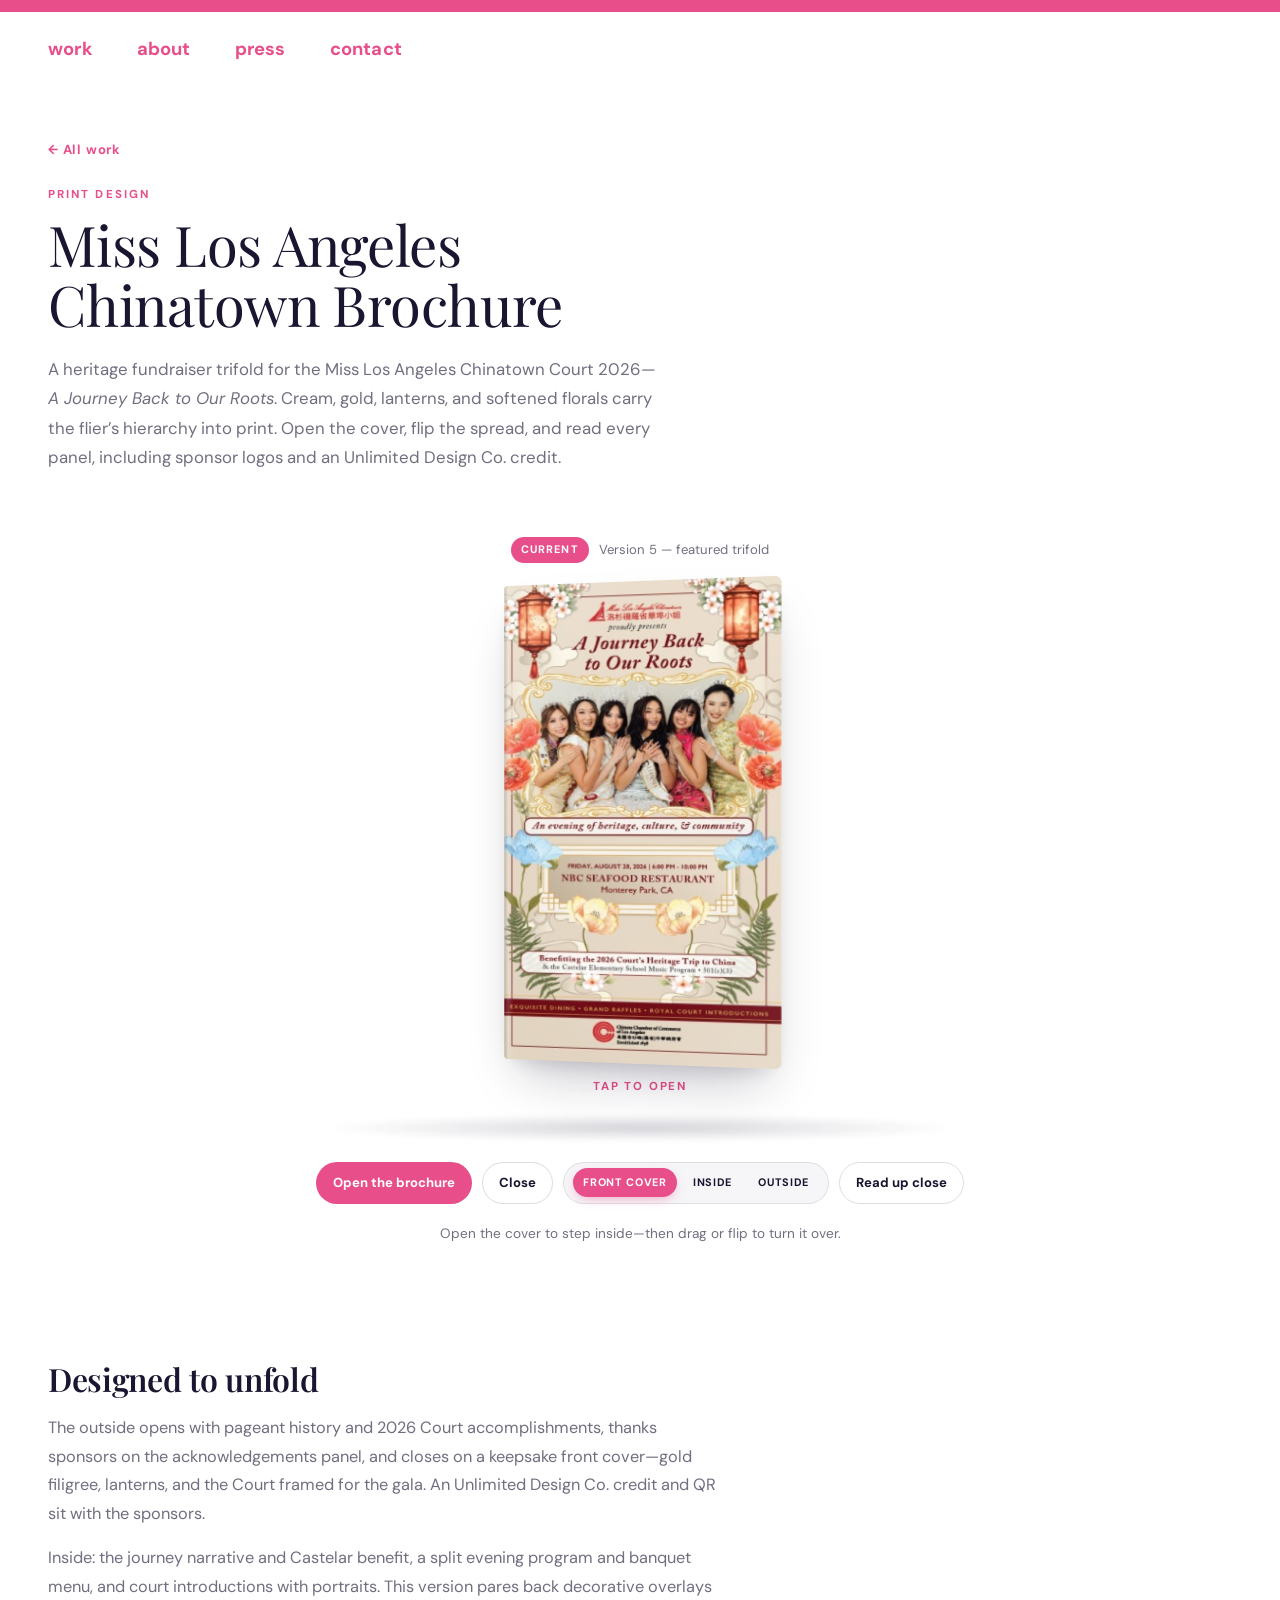
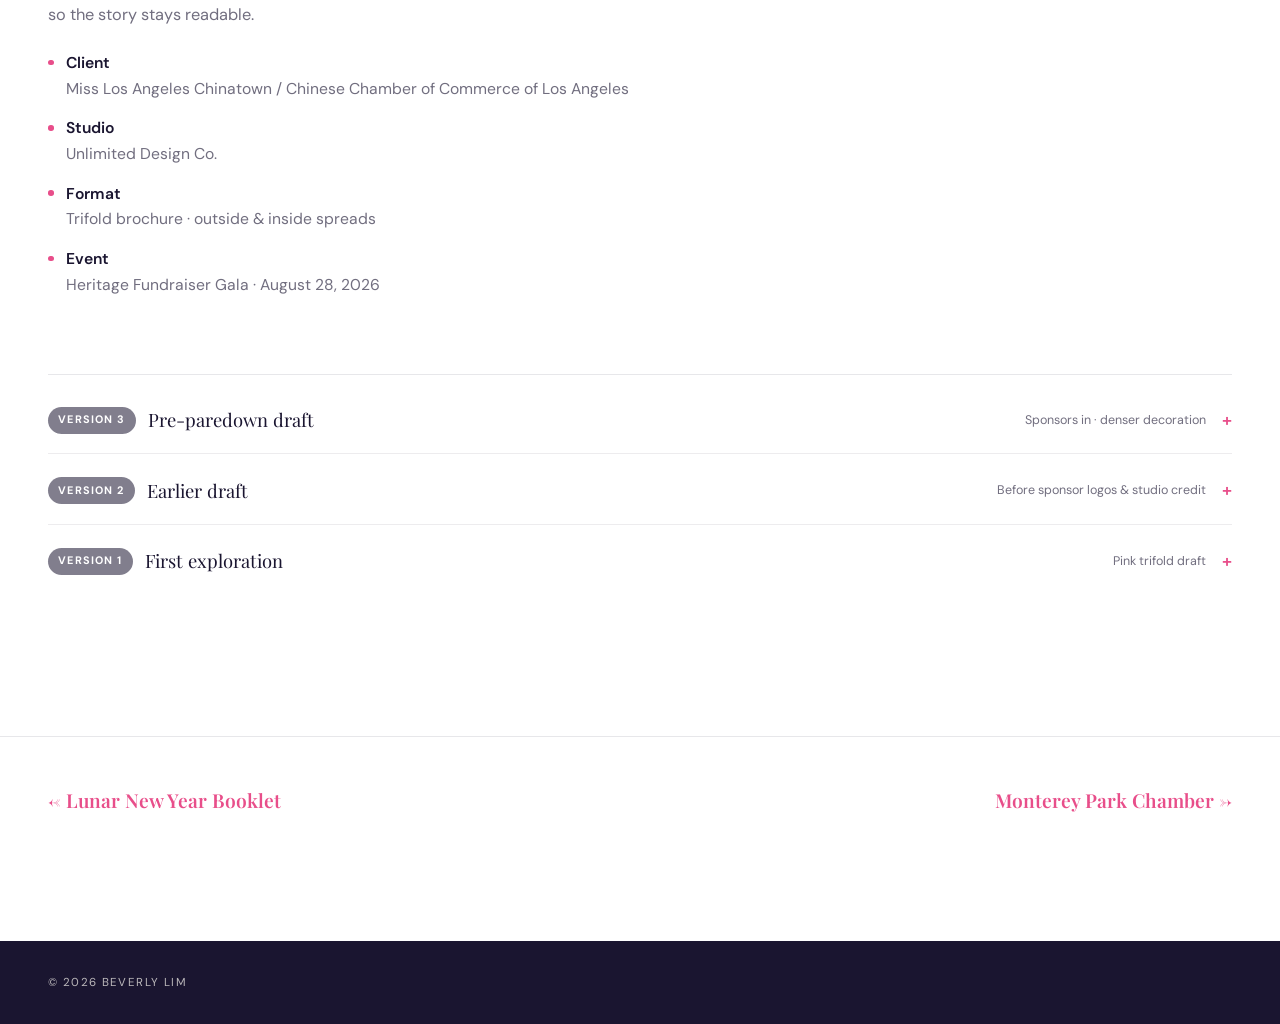
<file: work/miss-chinatown-brochure/index.html>
<!DOCTYPE html>
<html lang="en">
<head>
  <meta charset="UTF-8" />
  <meta name="viewport" content="width=device-width, initial-scale=1" />
  <title>Miss Los Angeles Chinatown Brochure &mdash; Beverly Lim</title>
  <meta name="description" content="An interactive trifold brochure for the Miss Los Angeles Chinatown Court 2026 heritage fundraiser gala&mdash;print design you can open, flip, and read online." />
  <link rel="preconnect" href="https://fonts.googleapis.com" />
  <link rel="preconnect" href="https://fonts.gstatic.com" crossorigin />
  <link href="https://fonts.googleapis.com/css2?family=Abril+Fatface&family=Cormorant+Garamond:ital,wght@0,300;0,400;0,500;1,400&family=DM+Sans:ital,opsz,wght@0,9..40,400;0,9..40,500;1,9..40,400&family=Playfair+Display:ital,wght@0,400;0,500;0,600;0,700;1,400&display=swap" rel="stylesheet" />
  <link rel="stylesheet" href="../../css/styles.css" />
  <link rel="stylesheet" href="brochure.css" />
</head>
<body class="project-page">

  <div class="checkered-border" aria-hidden="true"></div>

  <nav class="nav" aria-label="Main">
    <button class="nav-toggle" aria-label="Open menu" aria-expanded="false">
      <span></span><span></span><span></span>
    </button>
    <ul class="nav-links">
      <li><a href="../../index.html#work">work</a></li>
      <li><a href="../../index.html#about">about</a></li>
      <li><a href="../../index.html#press">press</a></li>
      <li><a href="../../index.html#contact">contact</a></li>
    </ul>
  </nav>

  <article class="project">
    <header class="project-header container">
      <a class="project-back" href="../../index.html#work">&larr; All work</a>
      <p class="project-cat">Print Design</p>
      <h1 class="project-title">Miss Los Angeles Chinatown Brochure</h1>
      <p class="project-intro">A heritage fundraiser trifold for the Miss Los Angeles Chinatown Court 2026&mdash;<em>A Journey Back to Our Roots</em>. Cream, gold, lanterns, and softened florals carry the flier&rsquo;s hierarchy into print. Open the cover, flip the spread, and read every panel, including sponsor logos and an Unlimited Design Co. credit.</p>
    </header>

    <div class="project-body">
      <!-- ===================== V5 FEATURED ===================== -->
      <section class="brochure-feature container" aria-label="Current brochure">
        <div class="brochure-version-label">
          <span class="brochure-version-pill">Current</span>
          <span>Version 5 &mdash; featured trifold</span>
        </div>

        <div
          class="brochure-viewer brochure-viewer--featured"
          data-outside="../../assets/work/miss-chinatown-brochure/outside.png"
          data-inside="../../assets/work/miss-chinatown-brochure/inside.png"
          data-alt-cover="Front cover of the Miss Los Angeles Chinatown brochure, version 5."
          data-alt-inside="Inside of the Miss Los Angeles Chinatown brochure version 5: the journey, evening program and menu, and the 2026 court."
          data-alt-outside="Outside of the Miss Los Angeles Chinatown brochure version 5: about us, acknowledgements with sponsors, and front cover."
        >
          <div class="brochure-deck" data-state="cover">
            <div class="brochure-stage brochure-stage--cover" data-panel="cover">
              <button type="button" class="brochure-cover" data-brochure-open aria-label="Open the brochure">
                <div class="brochure-cover__sheet">
                  <img data-src-outside alt="" draggable="false" class="brochure-cover__img" width="1600" height="981" />
                  <div class="brochure-cover__edge" aria-hidden="true"></div>
                  <div class="brochure-sheen" aria-hidden="true"></div>
                </div>
                <span class="brochure-cover__cue">Tap to open</span>
              </button>
            </div>

            <div class="brochure-stage brochure-stage--open" data-panel="open" hidden>
              <div class="brochure-card" role="group" aria-label="Interactive Miss Los Angeles Chinatown brochure, version 5">
                <div class="brochure-face" data-face="inside">
                  <img data-src-inside alt="" draggable="false" width="1600" height="981" />
                  <div class="brochure-creases" aria-hidden="true"></div>
                  <div class="brochure-sheen" aria-hidden="true"></div>
                </div>
                <div class="brochure-face brochure-face--back" data-face="outside">
                  <img data-src-outside data-alt-outside alt="" draggable="false" width="1600" height="981" />
                  <div class="brochure-creases" aria-hidden="true"></div>
                  <div class="brochure-sheen" aria-hidden="true"></div>
                </div>
              </div>
            </div>
          </div>

          <div class="brochure-floor" aria-hidden="true"></div>

          <div class="brochure-controls">
            <button type="button" class="brochure-btn brochure-btn--solid" data-brochure-primary>Open the brochure</button>
            <button type="button" class="brochure-btn" data-brochure-close hidden>Close</button>
            <div class="brochure-dots" role="tablist" aria-label="Brochure views">
              <button type="button" class="brochure-dot" data-view="cover" aria-pressed="true">Front Cover</button>
              <button type="button" class="brochure-dot" data-view="inside" aria-pressed="false">Inside</button>
              <button type="button" class="brochure-dot" data-view="outside" aria-pressed="false">Outside</button>
            </div>
            <button type="button" class="brochure-btn brochure-btn--ghost" data-brochure-zoom>Read up close</button>
          </div>
          <p class="brochure-hint" data-brochure-hint>Open the cover to step inside&mdash;then drag or flip to turn it over.</p>

          <dialog class="brochure-lightbox" aria-label="Brochure reader, version 5">
            <div class="brochure-lightbox__bar">
              <button type="button" class="brochure-btn" data-lightbox-view="cover">Cover</button>
              <button type="button" class="brochure-btn" data-lightbox-view="inside">Inside</button>
              <button type="button" class="brochure-btn" data-lightbox-view="outside">Outside</button>
              <button type="button" class="brochure-btn" data-lightbox-zoom-out aria-label="Zoom out">&minus;</button>
              <span class="brochure-btn brochure-btn--label" data-lightbox-zoom-label>100%</span>
              <button type="button" class="brochure-btn" data-lightbox-zoom-in aria-label="Zoom in">+</button>
              <button type="button" class="brochure-btn brochure-btn--solid" data-lightbox-close>Close</button>
            </div>
            <div class="brochure-lightbox__scroll">
              <img class="brochure-lightbox__img" data-lightbox-img alt="" draggable="false" />
              <div class="brochure-lightbox__cover" data-lightbox-cover hidden>
                <img alt="Front cover of the Miss Los Angeles Chinatown brochure." draggable="false" width="1600" height="981" />
              </div>
            </div>
          </dialog>
        </div>
      </section>

      <section class="project-section container">
        <div class="project-section-copy">
          <h2 class="project-section-title">Designed to unfold</h2>
          <div class="project-section-text">
            <p>The outside opens with pageant history and 2026 Court accomplishments, thanks sponsors on the acknowledgements panel, and closes on a keepsake front cover&mdash;gold filigree, lanterns, and the Court framed for the gala. An Unlimited Design Co. credit and QR sit with the sponsors.</p>
            <p>Inside: the journey narrative and Castelar benefit, a split evening program and banquet menu, and court introductions with portraits. This version pares back decorative overlays so the story stays readable.</p>
          </div>
          <ul class="project-section-list">
            <li><strong>Client</strong> Miss Los Angeles Chinatown / Chinese Chamber of Commerce of Los Angeles</li>
            <li><strong>Studio</strong> Unlimited Design Co.</li>
            <li><strong>Format</strong> Trifold brochure &middot; outside &amp; inside spreads</li>
            <li><strong>Event</strong> Heritage Fundraiser Gala &middot; August 28, 2026</li>
          </ul>
        </div>
      </section>

      <!-- ===================== EARLIER VERSIONS ===================== -->
      <section class="brochure-archive container" id="earlier-versions" aria-label="Earlier brochure versions">
        <details class="brochure-archive__details">
          <summary class="brochure-archive__summary">
            <span class="brochure-version-pill brochure-version-pill--muted">Version 3</span>
            <span class="brochure-archive__title">Pre-paredown draft</span>
            <span class="brochure-archive__hint">Sponsors in &middot; denser decoration</span>
          </summary>

          <div class="brochure-archive__body">
            <p class="brochure-archive__note">
              The version with sponsor logos and studio credit before the decorative cleanup round.
            </p>

            <div
              class="brochure-viewer brochure-viewer--archive"
              data-outside="../../assets/work/miss-chinatown-brochure/v3/outside.png"
              data-inside="../../assets/work/miss-chinatown-brochure/v3/inside.png"
              data-alt-cover="Front cover of the Miss Los Angeles Chinatown brochure, version 3."
              data-alt-inside="Inside of the Miss Los Angeles Chinatown brochure version 3."
              data-alt-outside="Outside of the Miss Los Angeles Chinatown brochure version 3."
            >
              <div class="brochure-deck" data-state="cover">
                <div class="brochure-stage brochure-stage--cover" data-panel="cover">
                  <button type="button" class="brochure-cover" data-brochure-open aria-label="Open version 3 brochure">
                    <div class="brochure-cover__sheet">
                      <img data-src-outside alt="" draggable="false" class="brochure-cover__img" width="1600" height="981" />
                      <div class="brochure-cover__edge" aria-hidden="true"></div>
                      <div class="brochure-sheen" aria-hidden="true"></div>
                    </div>
                    <span class="brochure-cover__cue">Tap to open</span>
                  </button>
                </div>

                <div class="brochure-stage brochure-stage--open" data-panel="open" hidden>
                  <div class="brochure-card" role="group" aria-label="Interactive Miss Los Angeles Chinatown brochure, version 3">
                    <div class="brochure-face" data-face="inside">
                      <img data-src-inside alt="" draggable="false" width="1600" height="981" />
                      <div class="brochure-creases" aria-hidden="true"></div>
                      <div class="brochure-sheen" aria-hidden="true"></div>
                    </div>
                    <div class="brochure-face brochure-face--back" data-face="outside">
                      <img data-src-outside data-alt-outside alt="" draggable="false" width="1600" height="981" />
                      <div class="brochure-creases" aria-hidden="true"></div>
                      <div class="brochure-sheen" aria-hidden="true"></div>
                    </div>
                  </div>
                </div>
              </div>

              <div class="brochure-floor" aria-hidden="true"></div>

              <div class="brochure-controls">
                <button type="button" class="brochure-btn brochure-btn--solid" data-brochure-primary>Open the brochure</button>
                <button type="button" class="brochure-btn" data-brochure-close hidden>Close</button>
                <div class="brochure-dots" role="tablist" aria-label="Version 3 brochure views">
                  <button type="button" class="brochure-dot" data-view="cover" aria-pressed="true">Front Cover</button>
                  <button type="button" class="brochure-dot" data-view="inside" aria-pressed="false">Inside</button>
                  <button type="button" class="brochure-dot" data-view="outside" aria-pressed="false">Outside</button>
                </div>
                <button type="button" class="brochure-btn brochure-btn--ghost" data-brochure-zoom>Read up close</button>
              </div>
              <p class="brochure-hint" data-brochure-hint>Open the cover to step inside&mdash;then drag or flip to turn it over.</p>

              <dialog class="brochure-lightbox" aria-label="Brochure reader, version 3">
                <div class="brochure-lightbox__bar">
                  <button type="button" class="brochure-btn" data-lightbox-view="cover">Cover</button>
                  <button type="button" class="brochure-btn" data-lightbox-view="inside">Inside</button>
                  <button type="button" class="brochure-btn" data-lightbox-view="outside">Outside</button>
                  <button type="button" class="brochure-btn" data-lightbox-zoom-out aria-label="Zoom out">&minus;</button>
                  <span class="brochure-btn brochure-btn--label" data-lightbox-zoom-label>100%</span>
                  <button type="button" class="brochure-btn" data-lightbox-zoom-in aria-label="Zoom in">+</button>
                  <button type="button" class="brochure-btn brochure-btn--solid" data-lightbox-close>Close</button>
                </div>
                <div class="brochure-lightbox__scroll">
                  <img class="brochure-lightbox__img" data-lightbox-img alt="" draggable="false" />
                  <div class="brochure-lightbox__cover" data-lightbox-cover hidden>
                    <img alt="Front cover of the Miss Los Angeles Chinatown brochure, version 3." draggable="false" width="1600" height="981" />
                  </div>
                </div>
              </dialog>
            </div>
          </div>
        </details>

        <details class="brochure-archive__details">
          <summary class="brochure-archive__summary">
            <span class="brochure-version-pill brochure-version-pill--muted">Version 2</span>
            <span class="brochure-archive__title">Earlier draft</span>
            <span class="brochure-archive__hint">Before sponsor logos &amp; studio credit</span>
          </summary>

          <div class="brochure-archive__body">
            <p class="brochure-archive__note">
              The cream trifold before sponsor logos and the Unlimited Design Co. credit were placed.
            </p>

            <div
              class="brochure-viewer brochure-viewer--archive"
              data-outside="../../assets/work/miss-chinatown-brochure/v2/outside.png"
              data-inside="../../assets/work/miss-chinatown-brochure/v2/inside.png"
              data-alt-cover="Front cover of the Miss Los Angeles Chinatown brochure, version 2."
              data-alt-inside="Inside of the Miss Los Angeles Chinatown brochure version 2."
              data-alt-outside="Outside of the Miss Los Angeles Chinatown brochure version 2."
            >
              <div class="brochure-deck" data-state="cover">
                <div class="brochure-stage brochure-stage--cover" data-panel="cover">
                  <button type="button" class="brochure-cover" data-brochure-open aria-label="Open version 2 brochure">
                    <div class="brochure-cover__sheet">
                      <img data-src-outside alt="" draggable="false" class="brochure-cover__img" width="1600" height="981" />
                      <div class="brochure-cover__edge" aria-hidden="true"></div>
                      <div class="brochure-sheen" aria-hidden="true"></div>
                    </div>
                    <span class="brochure-cover__cue">Tap to open</span>
                  </button>
                </div>

                <div class="brochure-stage brochure-stage--open" data-panel="open" hidden>
                  <div class="brochure-card" role="group" aria-label="Interactive Miss Los Angeles Chinatown brochure, version 2">
                    <div class="brochure-face" data-face="inside">
                      <img data-src-inside alt="" draggable="false" width="1600" height="981" />
                      <div class="brochure-creases" aria-hidden="true"></div>
                      <div class="brochure-sheen" aria-hidden="true"></div>
                    </div>
                    <div class="brochure-face brochure-face--back" data-face="outside">
                      <img data-src-outside data-alt-outside alt="" draggable="false" width="1600" height="981" />
                      <div class="brochure-creases" aria-hidden="true"></div>
                      <div class="brochure-sheen" aria-hidden="true"></div>
                    </div>
                  </div>
                </div>
              </div>

              <div class="brochure-floor" aria-hidden="true"></div>

              <div class="brochure-controls">
                <button type="button" class="brochure-btn brochure-btn--solid" data-brochure-primary>Open the brochure</button>
                <button type="button" class="brochure-btn" data-brochure-close hidden>Close</button>
                <div class="brochure-dots" role="tablist" aria-label="Version 2 brochure views">
                  <button type="button" class="brochure-dot" data-view="cover" aria-pressed="true">Front Cover</button>
                  <button type="button" class="brochure-dot" data-view="inside" aria-pressed="false">Inside</button>
                  <button type="button" class="brochure-dot" data-view="outside" aria-pressed="false">Outside</button>
                </div>
                <button type="button" class="brochure-btn brochure-btn--ghost" data-brochure-zoom>Read up close</button>
              </div>
              <p class="brochure-hint" data-brochure-hint>Open the cover to step inside&mdash;then drag or flip to turn it over.</p>

              <dialog class="brochure-lightbox" aria-label="Brochure reader, version 2">
                <div class="brochure-lightbox__bar">
                  <button type="button" class="brochure-btn" data-lightbox-view="cover">Cover</button>
                  <button type="button" class="brochure-btn" data-lightbox-view="inside">Inside</button>
                  <button type="button" class="brochure-btn" data-lightbox-view="outside">Outside</button>
                  <button type="button" class="brochure-btn" data-lightbox-zoom-out aria-label="Zoom out">&minus;</button>
                  <span class="brochure-btn brochure-btn--label" data-lightbox-zoom-label>100%</span>
                  <button type="button" class="brochure-btn" data-lightbox-zoom-in aria-label="Zoom in">+</button>
                  <button type="button" class="brochure-btn brochure-btn--solid" data-lightbox-close>Close</button>
                </div>
                <div class="brochure-lightbox__scroll">
                  <img class="brochure-lightbox__img" data-lightbox-img alt="" draggable="false" />
                  <div class="brochure-lightbox__cover" data-lightbox-cover hidden>
                    <img alt="Front cover of the Miss Los Angeles Chinatown brochure, version 2." draggable="false" width="1600" height="981" />
                  </div>
                </div>
              </dialog>
            </div>
          </div>
        </details>

        <details class="brochure-archive__details">
          <summary class="brochure-archive__summary">
            <span class="brochure-version-pill brochure-version-pill--muted">Version 1</span>
            <span class="brochure-archive__title">First exploration</span>
            <span class="brochure-archive__hint">Pink trifold draft</span>
          </summary>

          <div class="brochure-archive__body">
            <p class="brochure-archive__note">
              The first pink trifold exploration, kept here for process.
            </p>

            <div
              class="brochure-viewer brochure-viewer--archive"
              data-outside="../../assets/work/miss-chinatown-brochure/v1/outside.png"
              data-inside="../../assets/work/miss-chinatown-brochure/v1/inside.png"
              data-alt-cover="Front cover of the Miss Los Angeles Chinatown brochure, version 1."
              data-alt-inside="Inside of the Miss Los Angeles Chinatown brochure version 1."
              data-alt-outside="Outside of the Miss Los Angeles Chinatown brochure version 1."
            >
              <div class="brochure-deck" data-state="cover">
                <div class="brochure-stage brochure-stage--cover" data-panel="cover">
                  <button type="button" class="brochure-cover" data-brochure-open aria-label="Open version 1 brochure">
                    <div class="brochure-cover__sheet">
                      <img data-src-outside alt="" draggable="false" class="brochure-cover__img" width="1024" height="628" />
                      <div class="brochure-cover__edge" aria-hidden="true"></div>
                      <div class="brochure-sheen" aria-hidden="true"></div>
                    </div>
                    <span class="brochure-cover__cue">Tap to open</span>
                  </button>
                </div>

                <div class="brochure-stage brochure-stage--open" data-panel="open" hidden>
                  <div class="brochure-card" role="group" aria-label="Interactive Miss Los Angeles Chinatown brochure, version 1">
                    <div class="brochure-face" data-face="inside">
                      <img data-src-inside alt="" draggable="false" width="1024" height="628" />
                      <div class="brochure-creases" aria-hidden="true"></div>
                      <div class="brochure-sheen" aria-hidden="true"></div>
                    </div>
                    <div class="brochure-face brochure-face--back" data-face="outside">
                      <img data-src-outside data-alt-outside alt="" draggable="false" width="1024" height="628" />
                      <div class="brochure-creases" aria-hidden="true"></div>
                      <div class="brochure-sheen" aria-hidden="true"></div>
                    </div>
                  </div>
                </div>
              </div>

              <div class="brochure-floor" aria-hidden="true"></div>

              <div class="brochure-controls">
                <button type="button" class="brochure-btn brochure-btn--solid" data-brochure-primary>Open the brochure</button>
                <button type="button" class="brochure-btn" data-brochure-close hidden>Close</button>
                <div class="brochure-dots" role="tablist" aria-label="Version 1 brochure views">
                  <button type="button" class="brochure-dot" data-view="cover" aria-pressed="true">Front Cover</button>
                  <button type="button" class="brochure-dot" data-view="inside" aria-pressed="false">Inside</button>
                  <button type="button" class="brochure-dot" data-view="outside" aria-pressed="false">Outside</button>
                </div>
                <button type="button" class="brochure-btn brochure-btn--ghost" data-brochure-zoom>Read up close</button>
              </div>
              <p class="brochure-hint" data-brochure-hint>Open the cover to step inside&mdash;then drag or flip to turn it over.</p>

              <dialog class="brochure-lightbox" aria-label="Brochure reader, version 1">
                <div class="brochure-lightbox__bar">
                  <button type="button" class="brochure-btn" data-lightbox-view="cover">Cover</button>
                  <button type="button" class="brochure-btn" data-lightbox-view="inside">Inside</button>
                  <button type="button" class="brochure-btn" data-lightbox-view="outside">Outside</button>
                  <button type="button" class="brochure-btn" data-lightbox-zoom-out aria-label="Zoom out">&minus;</button>
                  <span class="brochure-btn brochure-btn--label" data-lightbox-zoom-label>100%</span>
                  <button type="button" class="brochure-btn" data-lightbox-zoom-in aria-label="Zoom in">+</button>
                  <button type="button" class="brochure-btn brochure-btn--solid" data-lightbox-close>Close</button>
                </div>
                <div class="brochure-lightbox__scroll">
                  <img class="brochure-lightbox__img" data-lightbox-img alt="" draggable="false" />
                  <div class="brochure-lightbox__cover" data-lightbox-cover hidden>
                    <img alt="Front cover of the Miss Los Angeles Chinatown brochure, version 1." draggable="false" width="1024" height="628" />
                  </div>
                </div>
              </dialog>
            </div>
          </div>
        </details>
      </section>
    </div>

    <nav class="project-nav container" aria-label="Project navigation">
      <a class="project-nav-link" href="../lny-booklet/">&larr; Lunar New Year Booklet</a>
      <a class="project-nav-link project-nav-link--next" href="../mpcc/">Monterey Park Chamber &rarr;</a>
    </nav>
  </article>

  <footer class="footer">
    <span>&copy; <span id="year"></span> Beverly Lim</span>
  </footer>

  <script src="../../js/main.js"></script>
  <script src="brochure.js"></script>
</body>
</html>
</file>
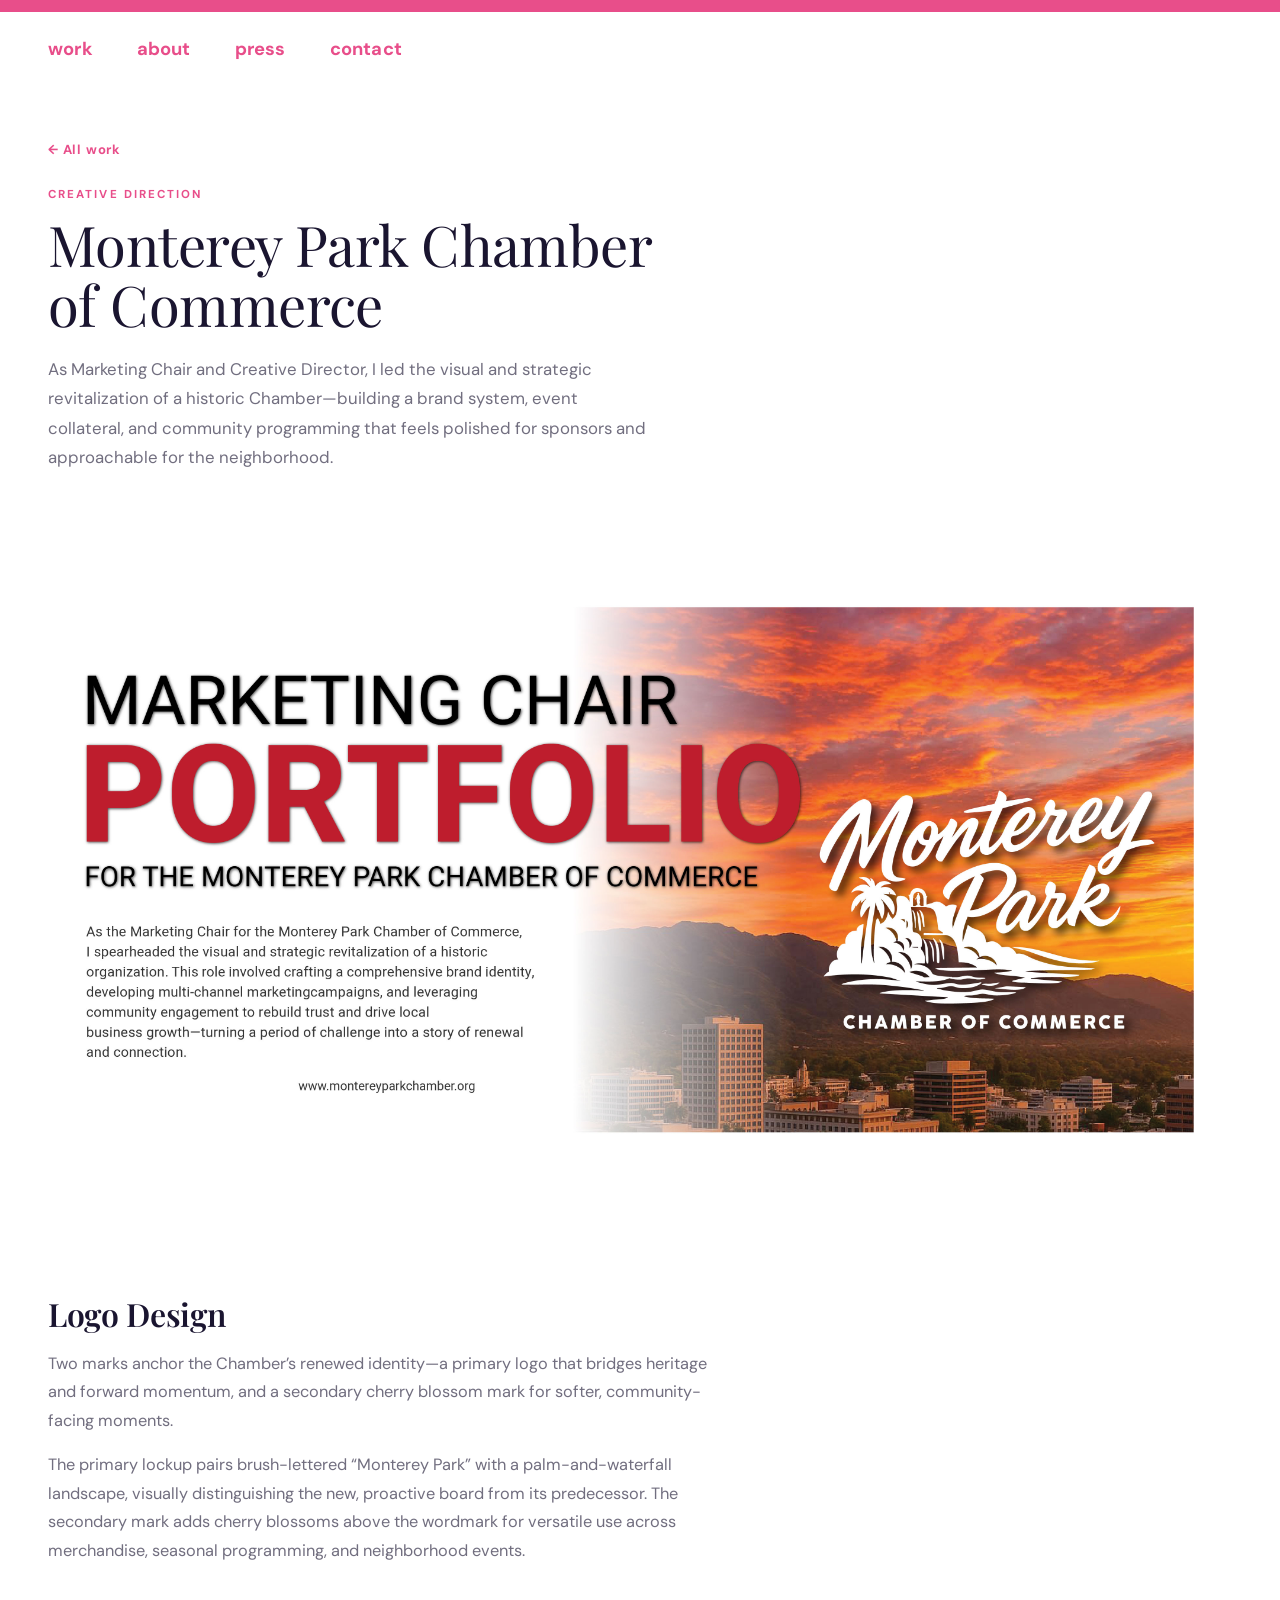
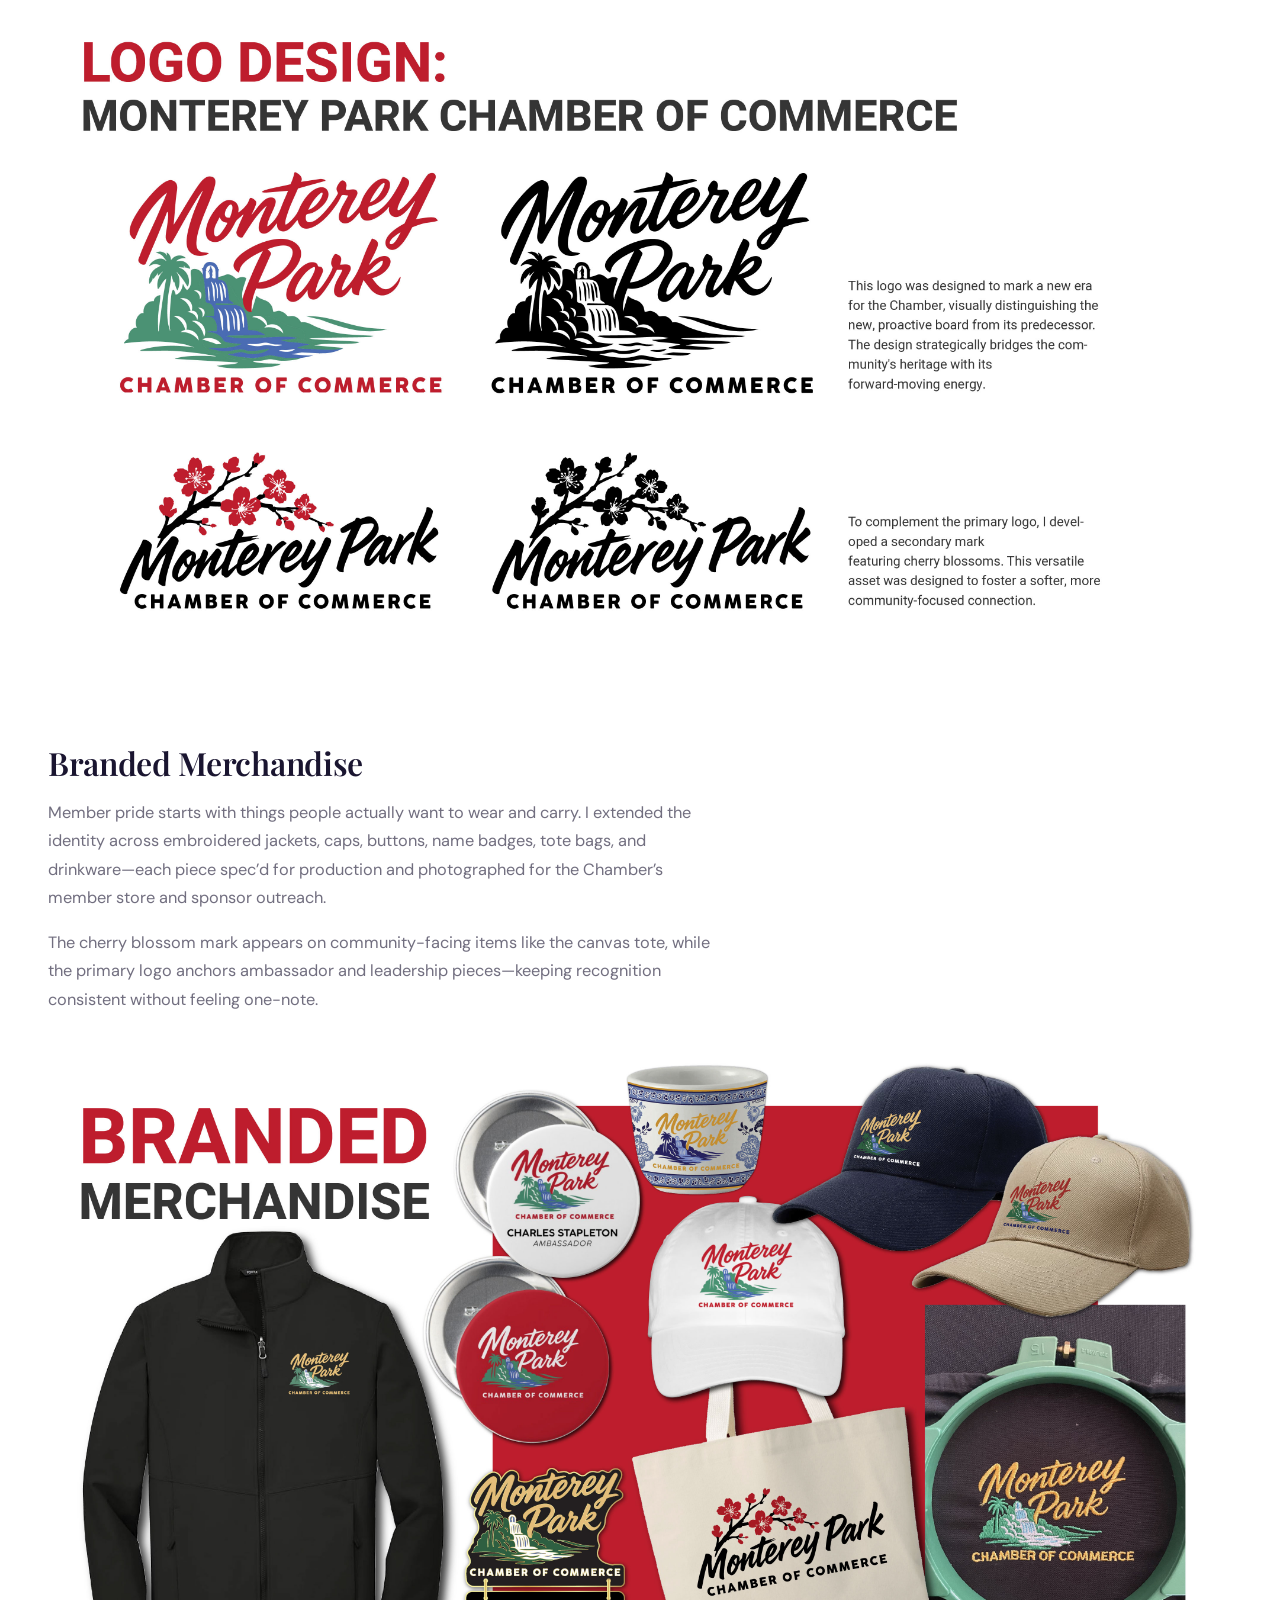
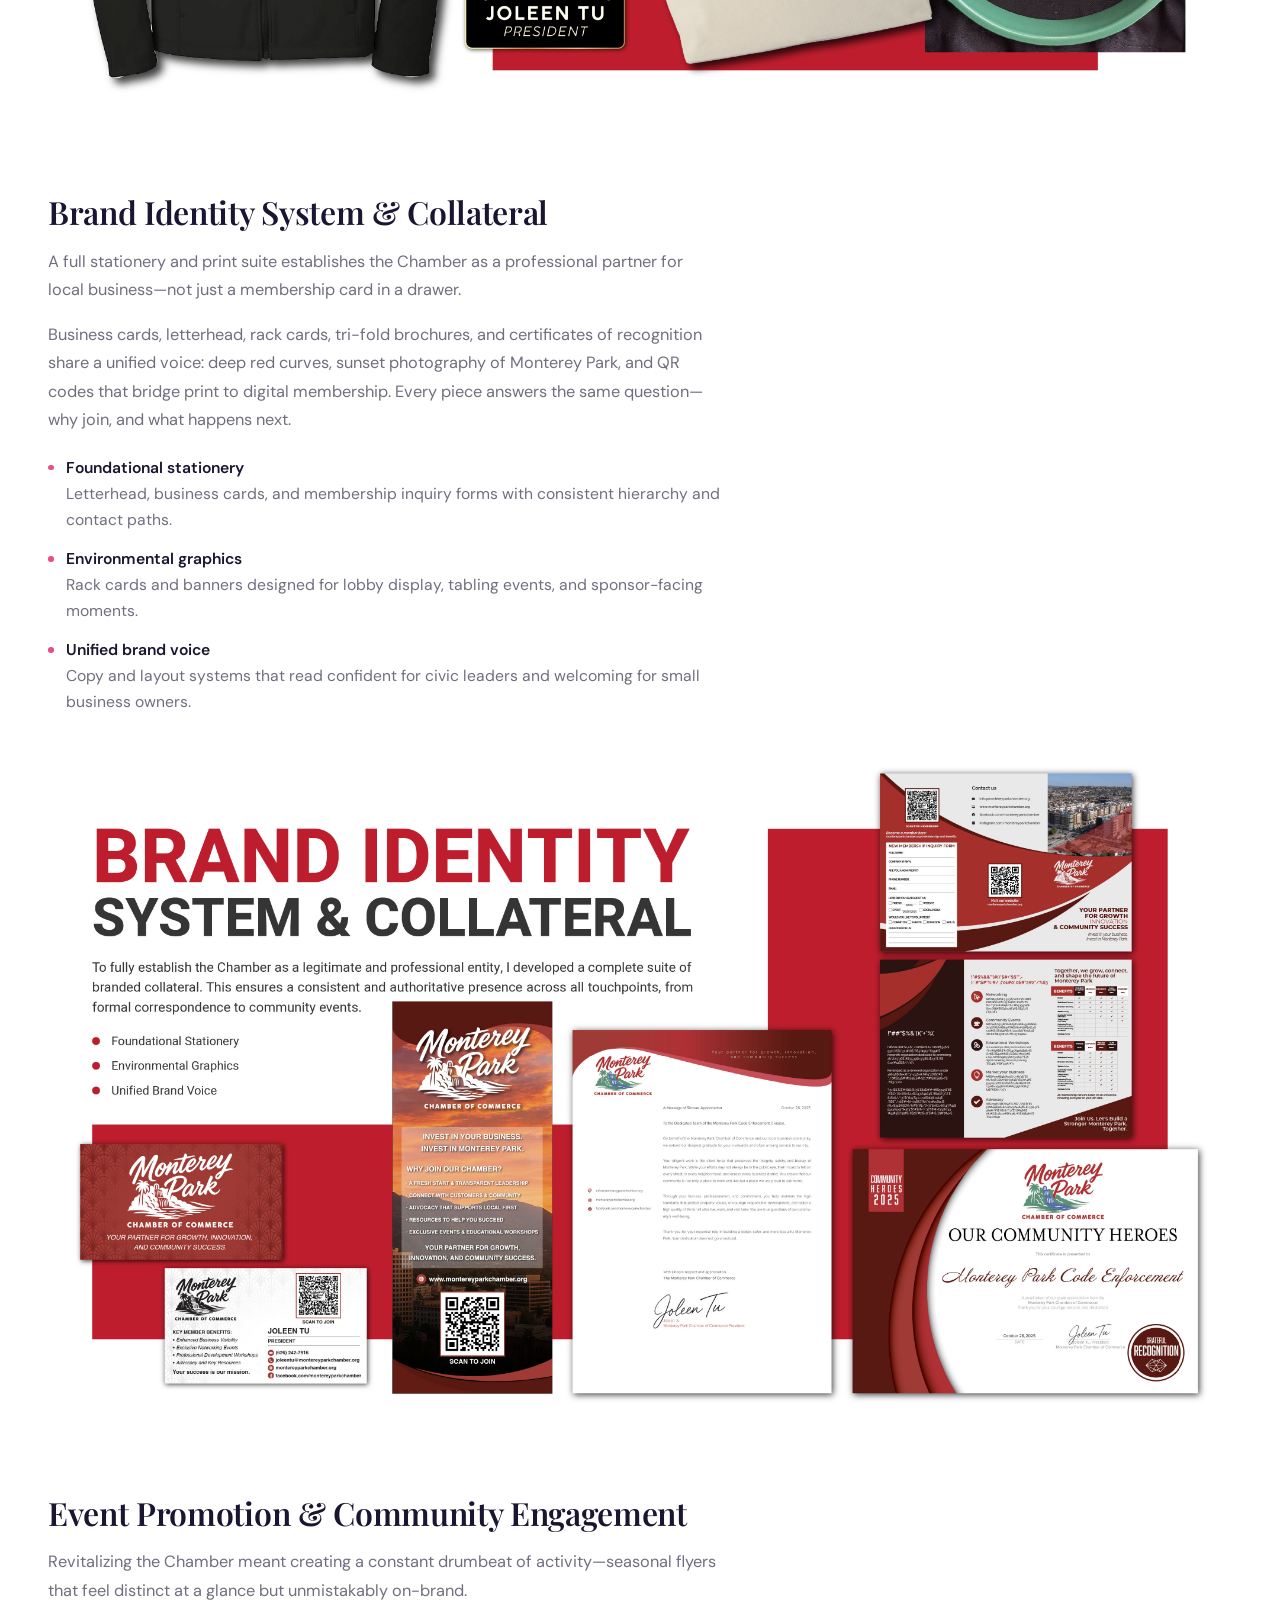
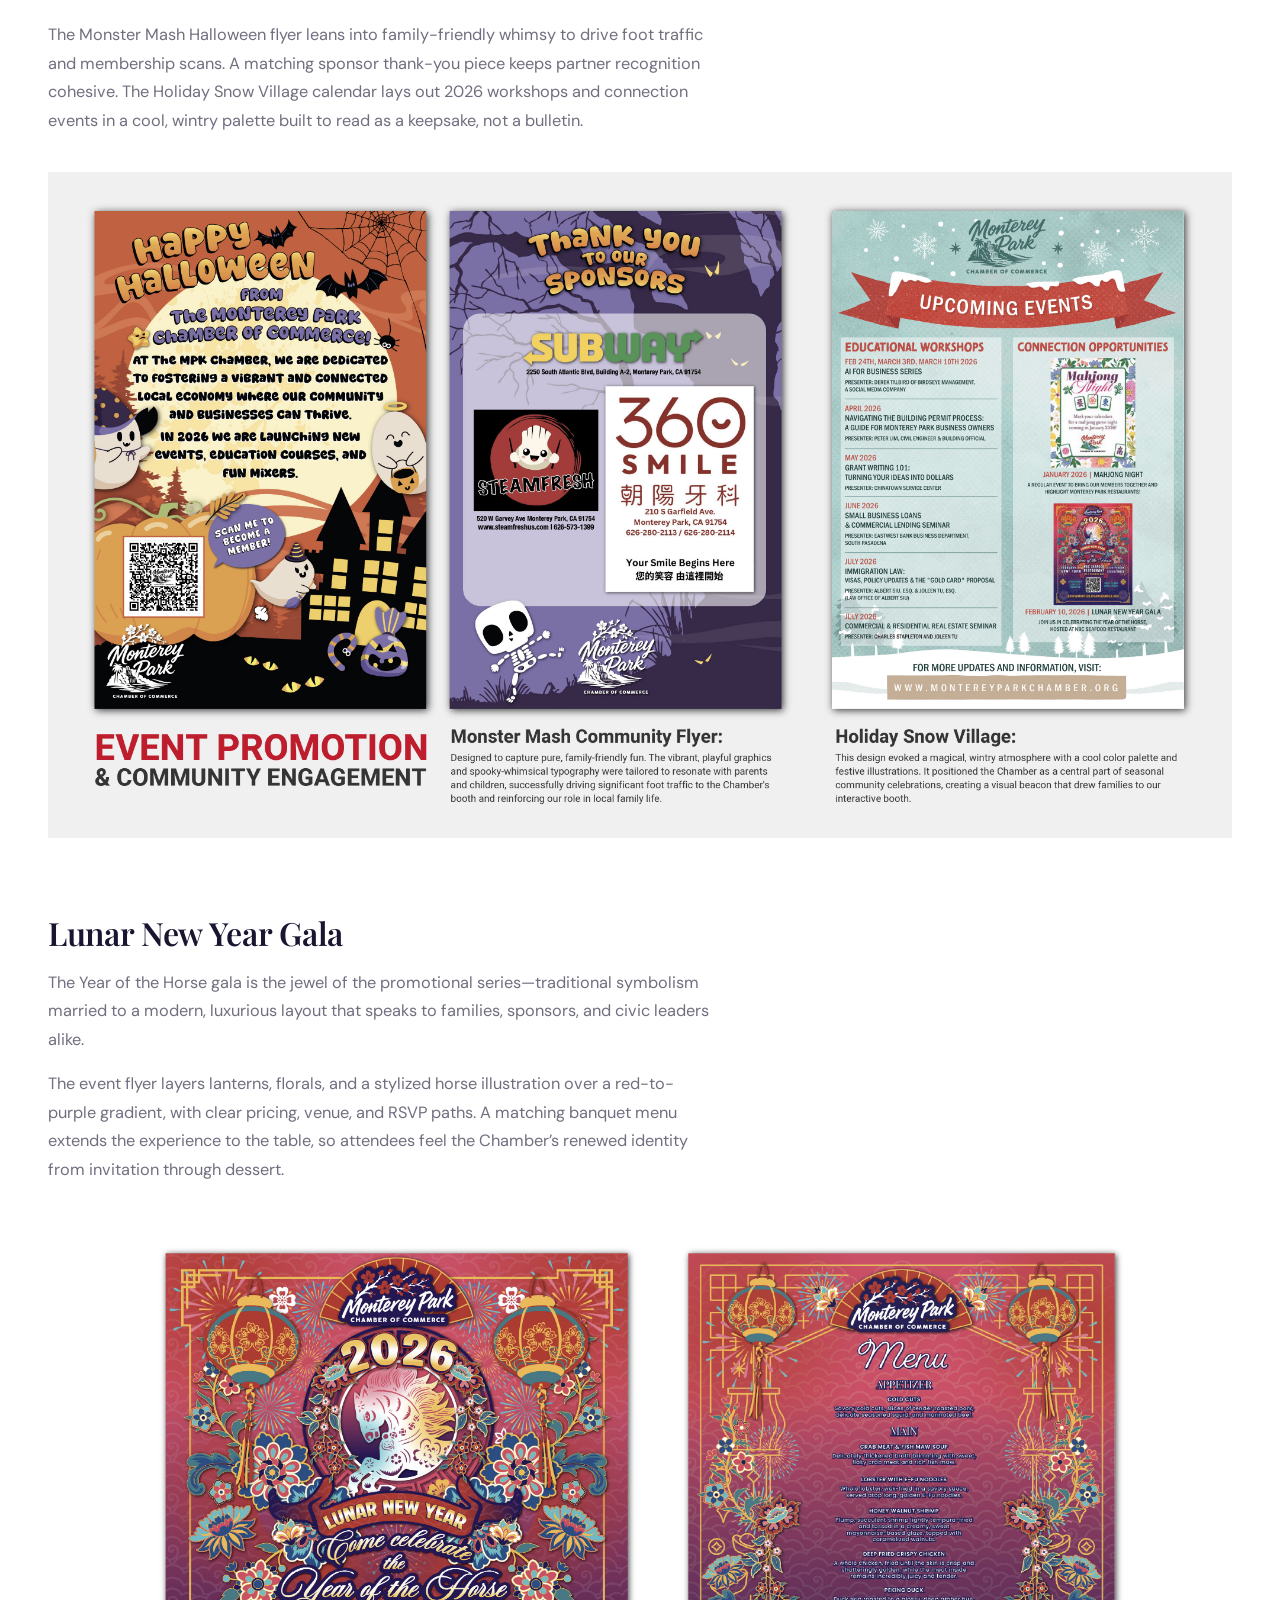
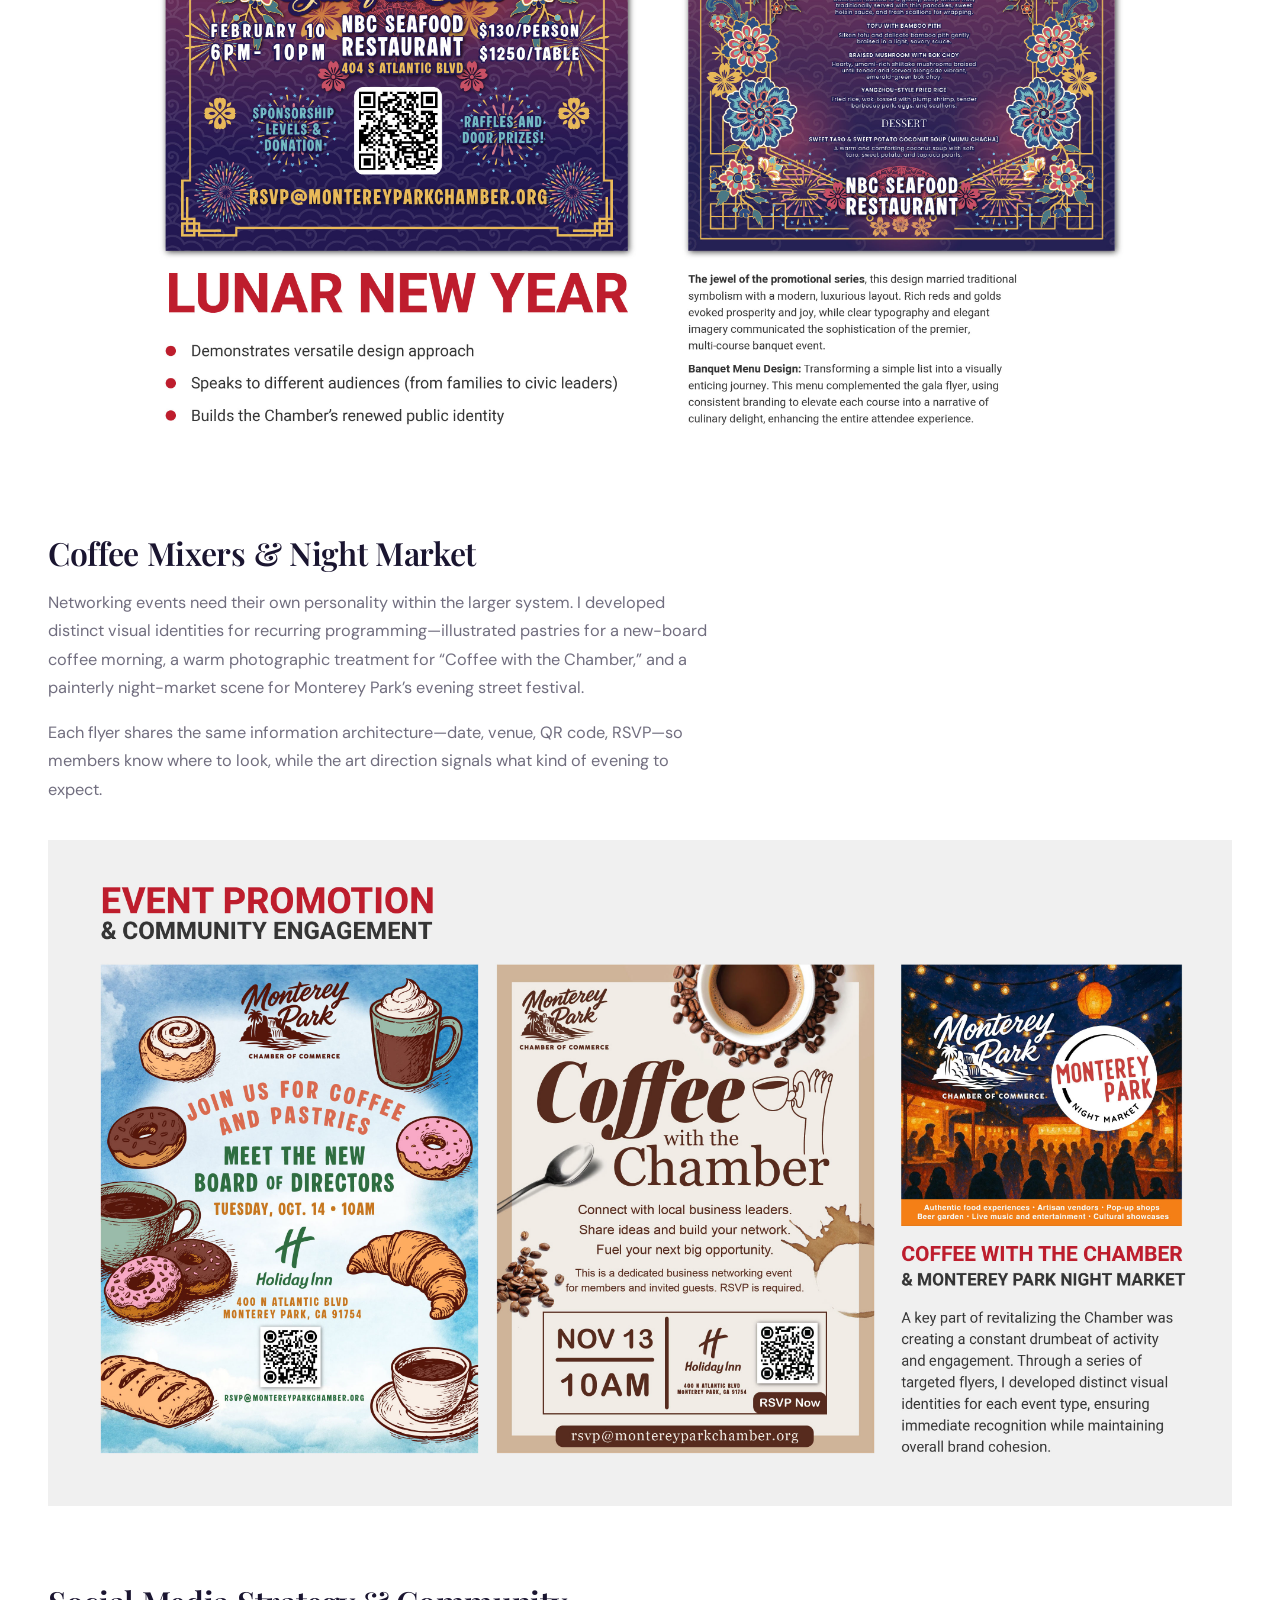
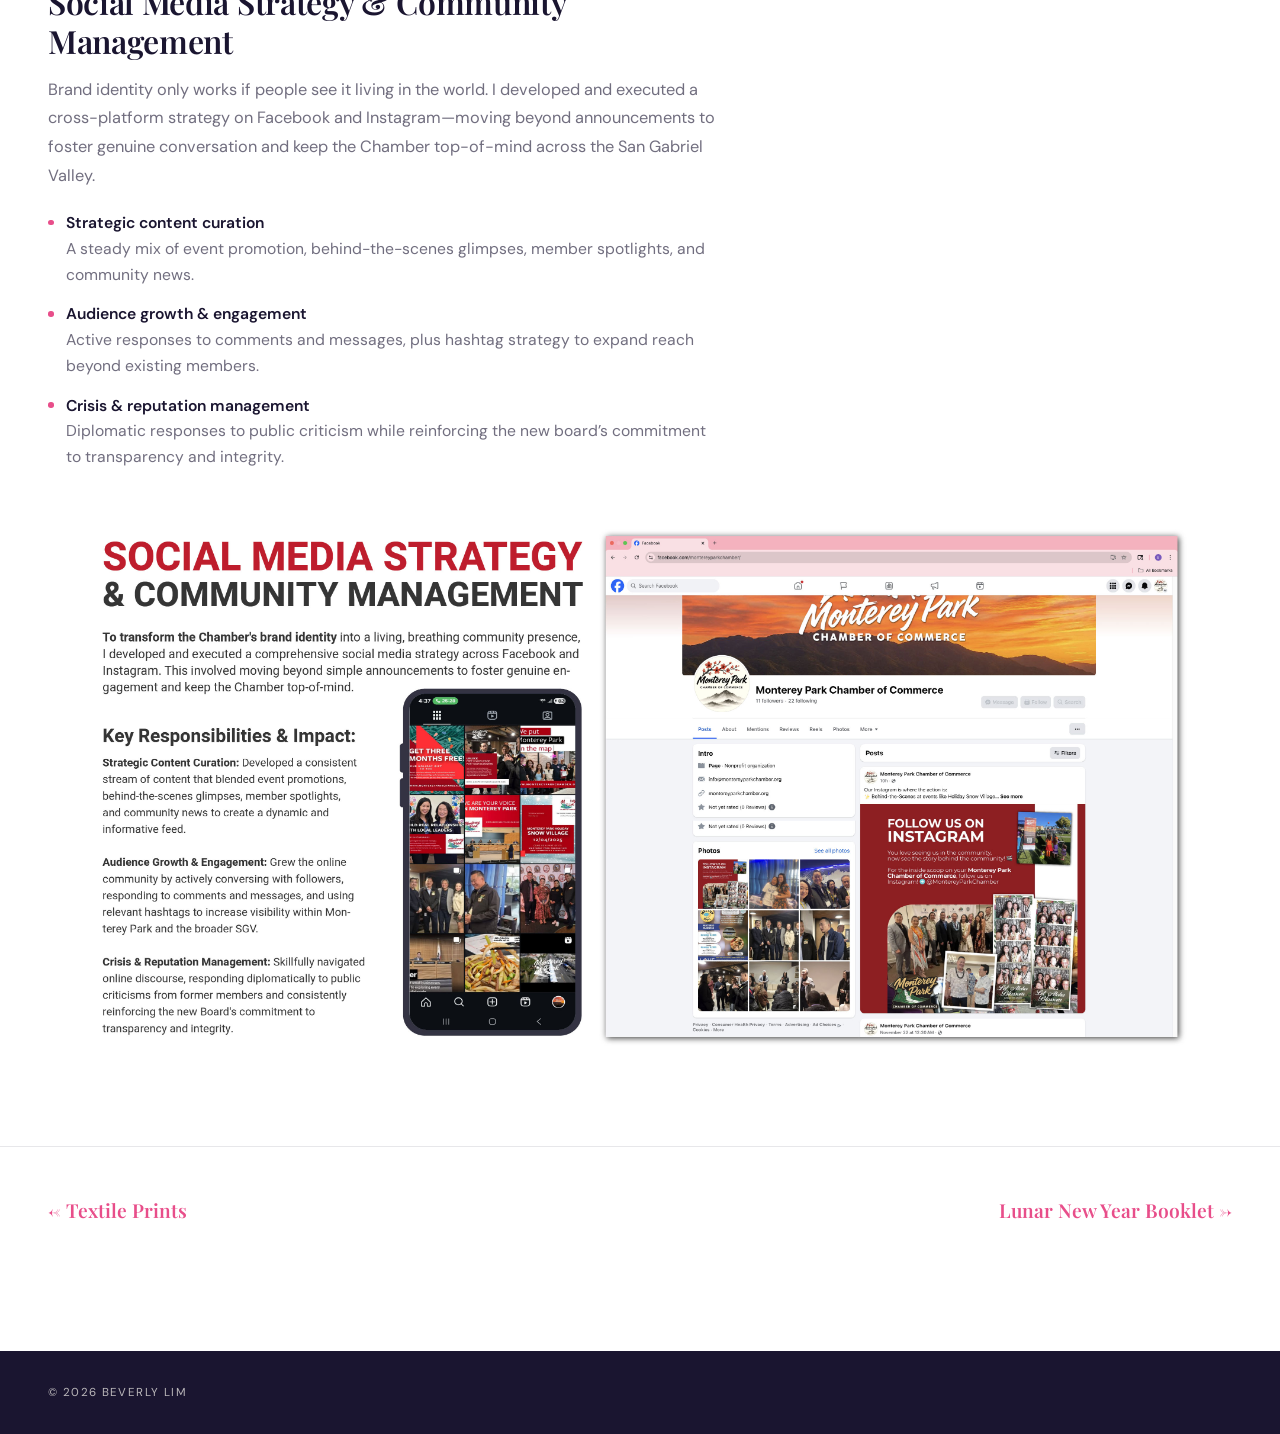
<file: work/mpcc/index.html>
<!DOCTYPE html>
<html lang="en">
<head>
  <meta charset="UTF-8" />
  <meta name="viewport" content="width=device-width, initial-scale=1" />
  <title>Monterey Park Chamber of Commerce &mdash; Beverly Lim</title>
  <meta name="description" content="Creative direction and marketing chair work for the Monterey Park Chamber of Commerce&mdash;brand identity, event collateral, community engagement, and social media strategy." />
  <link rel="preconnect" href="https://fonts.googleapis.com" />
  <link rel="preconnect" href="https://fonts.gstatic.com" crossorigin />
  <link href="https://fonts.googleapis.com/css2?family=Abril+Fatface&family=Cormorant+Garamond:ital,wght@0,300;0,400;0,500;1,400&family=DM+Sans:ital,opsz,wght@0,9..40,400;0,9..40,500;1,9..40,400&family=Playfair+Display:ital,wght@0,400;0,500;0,600;0,700;1,400&display=swap" rel="stylesheet" />
  <link rel="stylesheet" href="../../css/styles.css" />
</head>
<body class="project-page">

  <div class="checkered-border" aria-hidden="true"></div>

  <nav class="nav" aria-label="Main">
    <button class="nav-toggle" aria-label="Open menu" aria-expanded="false">
      <span></span><span></span><span></span>
    </button>
    <ul class="nav-links">
      <li><a href="../../index.html#work">work</a></li>
      <li><a href="../../index.html#about">about</a></li>
      <li><a href="../../index.html#press">press</a></li>
      <li><a href="../../index.html#contact">contact</a></li>
    </ul>
  </nav>

  <article class="project">
    <header class="project-header container">
      <a class="project-back" href="../../index.html#work">&larr; All work</a>
      <p class="project-cat">Creative Direction</p>
      <h1 class="project-title">Monterey Park Chamber of Commerce</h1>
      <p class="project-intro">As Marketing Chair and Creative Director, I led the visual and strategic revitalization of a historic Chamber&mdash;building a brand system, event collateral, and community programming that feels polished for sponsors and approachable for the neighborhood.</p>
    </header>

    <div class="project-body">
      <figure class="project-figure project-figure--wide project-hero container">
        <img src="../../assets/work/mpcc/mpcc-01.jpg" alt="Monterey Park Chamber of Commerce marketing chair portfolio overview" width="4000" height="2250" loading="eager" />
      </figure>

      <section class="project-section container">
        <div class="project-section-copy">
          <h2 class="project-section-title">Logo Design</h2>
          <div class="project-section-text">
            <p>Two marks anchor the Chamber&rsquo;s renewed identity&mdash;a primary logo that bridges heritage and forward momentum, and a secondary cherry blossom mark for softer, community-facing moments.</p>
            <p>The primary lockup pairs brush-lettered &ldquo;Monterey Park&rdquo; with a palm-and-waterfall landscape, visually distinguishing the new, proactive board from its predecessor. The secondary mark adds cherry blossoms above the wordmark for versatile use across merchandise, seasonal programming, and neighborhood events.</p>
          </div>
        </div>
        <figure class="project-figure project-figure--wide">
          <img src="../../assets/work/mpcc/mpcc-02.jpg" alt="Monterey Park Chamber of Commerce primary and secondary logo designs" width="4000" height="2250" loading="lazy" />
        </figure>
      </section>

      <section class="project-section container">
        <div class="project-section-copy">
          <h2 class="project-section-title">Branded Merchandise</h2>
          <div class="project-section-text">
            <p>Member pride starts with things people actually want to wear and carry. I extended the identity across embroidered jackets, caps, buttons, name badges, tote bags, and drinkware&mdash;each piece spec&rsquo;d for production and photographed for the Chamber&rsquo;s member store and sponsor outreach.</p>
            <p>The cherry blossom mark appears on community-facing items like the canvas tote, while the primary logo anchors ambassador and leadership pieces&mdash;keeping recognition consistent without feeling one-note.</p>
          </div>
        </div>
        <figure class="project-figure project-figure--wide">
          <img src="../../assets/work/mpcc/mpcc-03.jpg" alt="Monterey Park Chamber of Commerce branded merchandise including jackets, caps, and tote bags" width="4000" height="2250" loading="lazy" />
        </figure>
      </section>

      <section class="project-section container">
        <div class="project-section-copy">
          <h2 class="project-section-title">Brand Identity System &amp; Collateral</h2>
          <div class="project-section-text">
            <p>A full stationery and print suite establishes the Chamber as a professional partner for local business&mdash;not just a membership card in a drawer.</p>
            <p>Business cards, letterhead, rack cards, tri-fold brochures, and certificates of recognition share a unified voice: deep red curves, sunset photography of Monterey Park, and QR codes that bridge print to digital membership. Every piece answers the same question&mdash;why join, and what happens next.</p>
          </div>
          <ul class="project-section-list">
            <li><strong>Foundational stationery</strong> Letterhead, business cards, and membership inquiry forms with consistent hierarchy and contact paths.</li>
            <li><strong>Environmental graphics</strong> Rack cards and banners designed for lobby display, tabling events, and sponsor-facing moments.</li>
            <li><strong>Unified brand voice</strong> Copy and layout systems that read confident for civic leaders and welcoming for small business owners.</li>
          </ul>
        </div>
        <figure class="project-figure project-figure--wide">
          <img src="../../assets/work/mpcc/mpcc-04.jpg" alt="Monterey Park Chamber of Commerce brand identity collateral including business cards, brochures, and certificates" width="4000" height="2250" loading="lazy" />
        </figure>
      </section>

      <section class="project-section container">
        <div class="project-section-copy">
          <h2 class="project-section-title">Event Promotion &amp; Community Engagement</h2>
          <div class="project-section-text">
            <p>Revitalizing the Chamber meant creating a constant drumbeat of activity&mdash;seasonal flyers that feel distinct at a glance but unmistakably on-brand.</p>
            <p>The Monster Mash Halloween flyer leans into family-friendly whimsy to drive foot traffic and membership scans. A matching sponsor thank-you piece keeps partner recognition cohesive. The Holiday Snow Village calendar lays out 2026 workshops and connection events in a cool, wintry palette built to read as a keepsake, not a bulletin.</p>
          </div>
        </div>
        <figure class="project-figure project-figure--wide">
          <img src="../../assets/work/mpcc/mpcc-05.jpg" alt="Monterey Park Chamber of Commerce event flyers for Halloween, sponsor recognition, and holiday programming" width="4000" height="2250" loading="lazy" />
        </figure>
      </section>

      <section class="project-section container">
        <div class="project-section-copy">
          <h2 class="project-section-title">Lunar New Year Gala</h2>
          <div class="project-section-text">
            <p>The Year of the Horse gala is the jewel of the promotional series&mdash;traditional symbolism married to a modern, luxurious layout that speaks to families, sponsors, and civic leaders alike.</p>
            <p>The event flyer layers lanterns, florals, and a stylized horse illustration over a red-to-purple gradient, with clear pricing, venue, and RSVP paths. A matching banquet menu extends the experience to the table, so attendees feel the Chamber&rsquo;s renewed identity from invitation through dessert.</p>
          </div>
        </div>
        <figure class="project-figure project-figure--wide">
          <img src="../../assets/work/mpcc/mpcc-06.jpg" alt="Monterey Park Chamber of Commerce Lunar New Year gala flyer and banquet menu" width="4000" height="2250" loading="lazy" />
        </figure>
      </section>

      <section class="project-section container">
        <div class="project-section-copy">
          <h2 class="project-section-title">Coffee Mixers &amp; Night Market</h2>
          <div class="project-section-text">
            <p>Networking events need their own personality within the larger system. I developed distinct visual identities for recurring programming&mdash;illustrated pastries for a new-board coffee morning, a warm photographic treatment for &ldquo;Coffee with the Chamber,&rdquo; and a painterly night-market scene for Monterey Park&rsquo;s evening street festival.</p>
            <p>Each flyer shares the same information architecture&mdash;date, venue, QR code, RSVP&mdash;so members know where to look, while the art direction signals what kind of evening to expect.</p>
          </div>
        </div>
        <figure class="project-figure project-figure--wide">
          <img src="../../assets/work/mpcc/mpcc-07.jpg" alt="Monterey Park Chamber of Commerce coffee mixer and night market event flyers" width="4000" height="2250" loading="lazy" />
        </figure>
      </section>

      <section class="project-section container">
        <div class="project-section-copy">
          <h2 class="project-section-title">Social Media Strategy &amp; Community Management</h2>
          <div class="project-section-text">
            <p>Brand identity only works if people see it living in the world. I developed and executed a cross-platform strategy on Facebook and Instagram&mdash;moving beyond announcements to foster genuine conversation and keep the Chamber top-of-mind across the San Gabriel Valley.</p>
          </div>
          <ul class="project-section-list">
            <li><strong>Strategic content curation</strong> A steady mix of event promotion, behind-the-scenes glimpses, member spotlights, and community news.</li>
            <li><strong>Audience growth &amp; engagement</strong> Active responses to comments and messages, plus hashtag strategy to expand reach beyond existing members.</li>
            <li><strong>Crisis &amp; reputation management</strong> Diplomatic responses to public criticism while reinforcing the new board&rsquo;s commitment to transparency and integrity.</li>
          </ul>
        </div>
        <figure class="project-figure project-figure--wide">
          <img src="../../assets/work/mpcc/mpcc-08.jpg" alt="Monterey Park Chamber of Commerce social media strategy on Instagram and Facebook" width="4000" height="2250" loading="lazy" />
        </figure>
      </section>
    </div>

    <nav class="project-nav container" aria-label="Project navigation">
      <a class="project-nav-link" href="../textile-prints/">&larr; Textile Prints</a>
      <a class="project-nav-link project-nav-link--next" href="../lny-booklet/">Lunar New Year Booklet &rarr;</a>
    </nav>
  </article>

  <footer class="footer">
    <span>&copy; <span id="year"></span> Beverly Lim</span>
  </footer>

  <script src="../../js/main.js"></script>
</body>
</html>
</file>
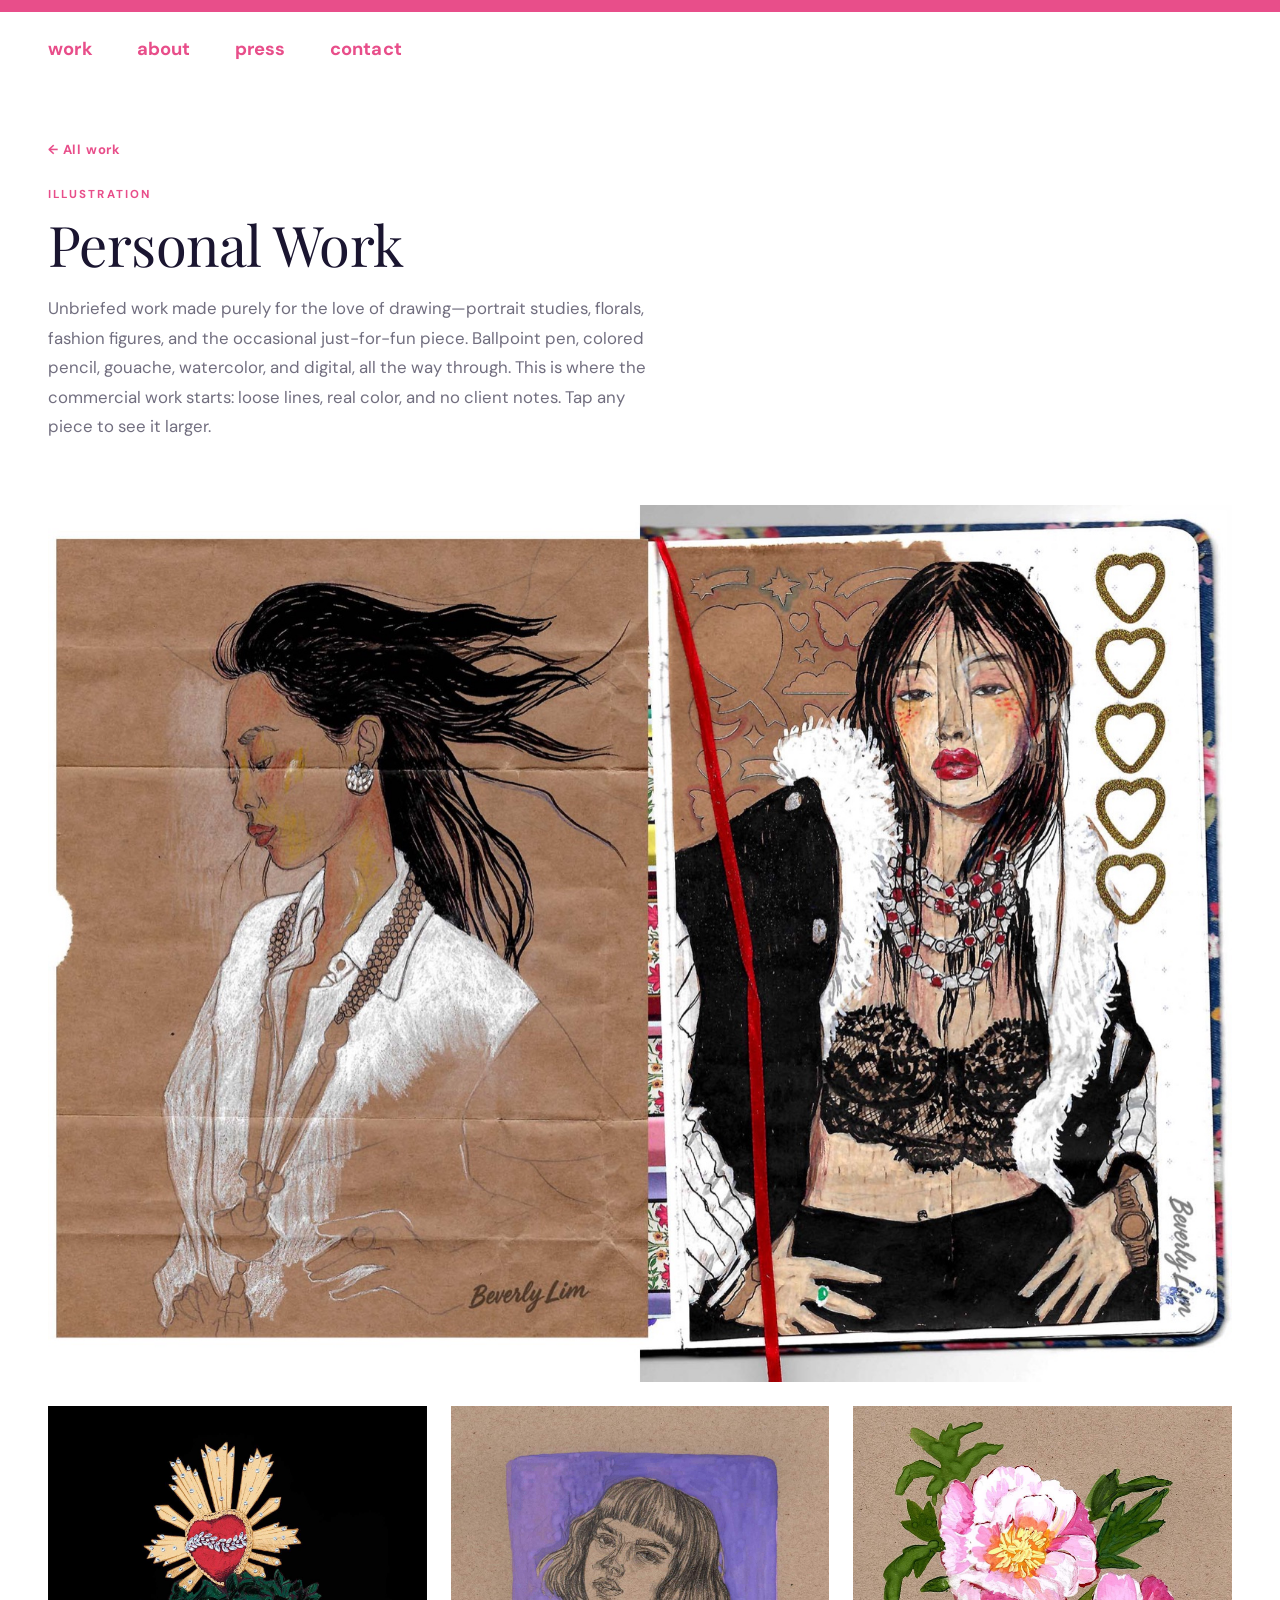
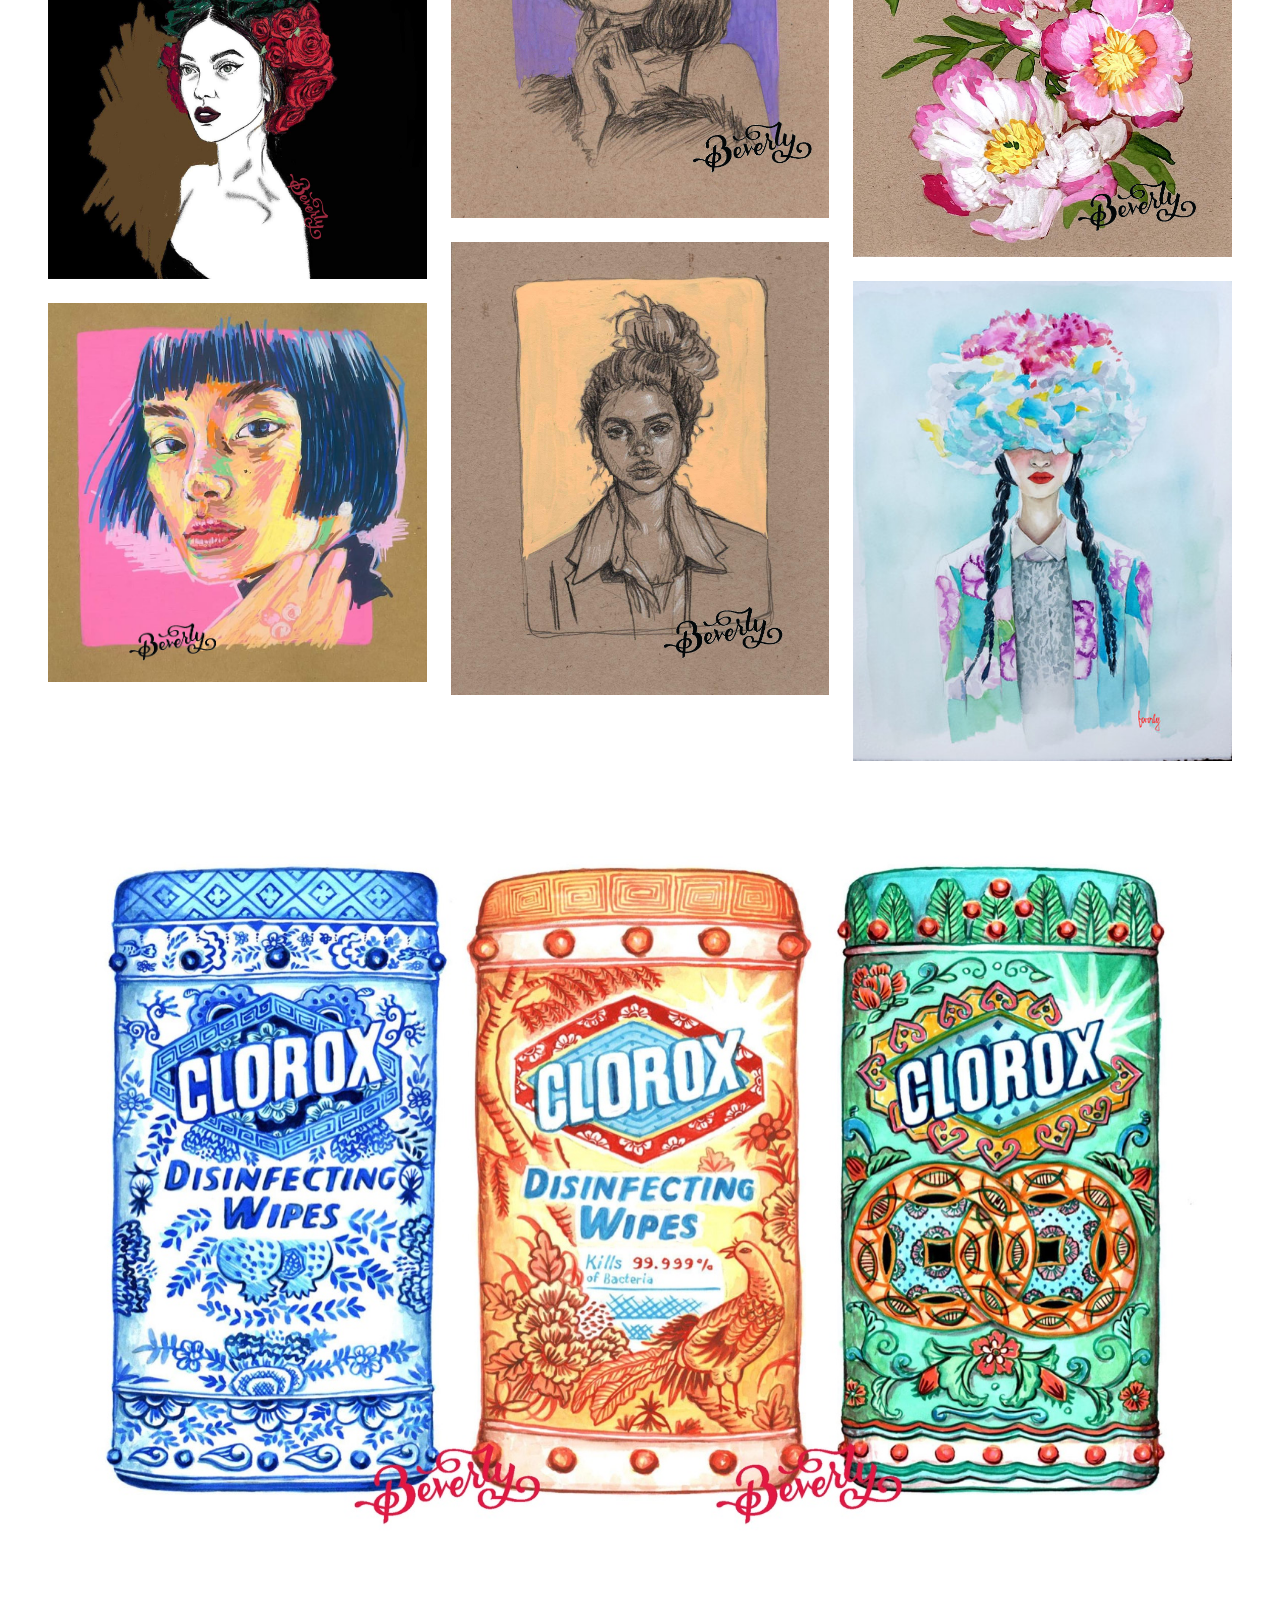
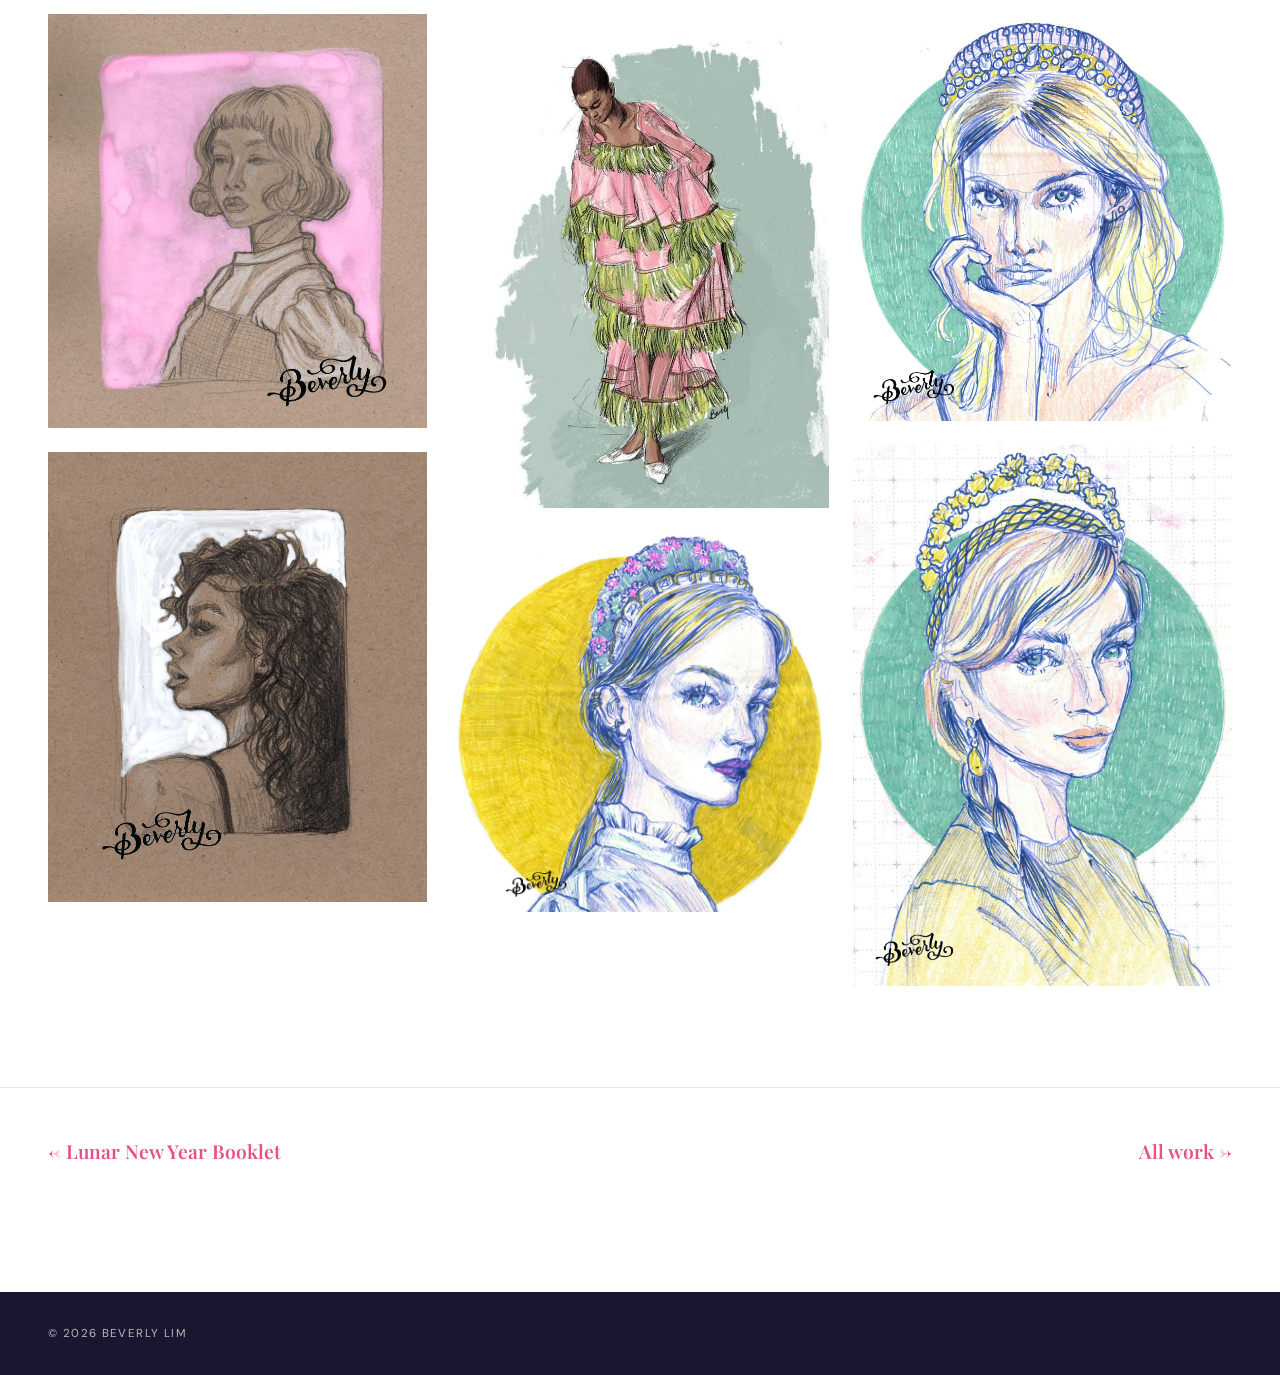
<file: work/personal-work/index.html>
<!DOCTYPE html>
<html lang="en">
<head>
  <meta charset="UTF-8" />
  <meta name="viewport" content="width=device-width, initial-scale=1" />
  <title>Personal Work &mdash; Beverly Lim</title>
  <meta name="description" content="Personal illustration by Beverly Lim&mdash;portrait studies, florals, fashion figures, and just-for-fun work in ballpoint, colored pencil, gouache, watercolor, and digital." />
  <link rel="preconnect" href="https://fonts.googleapis.com" />
  <link rel="preconnect" href="https://fonts.gstatic.com" crossorigin />
  <link href="https://fonts.googleapis.com/css2?family=Abril+Fatface&family=Cormorant+Garamond:ital,wght@0,300;0,400;0,500;1,400&family=DM+Sans:ital,opsz,wght@0,9..40,400;0,9..40,500;1,9..40,400&family=Playfair+Display:ital,wght@0,400;0,500;0,600;0,700;1,400&display=swap" rel="stylesheet" />
  <link rel="stylesheet" href="../../css/styles.css" />
</head>
<body class="project-page">

  <div class="checkered-border" aria-hidden="true"></div>

  <nav class="nav" aria-label="Main">
    <button class="nav-toggle" aria-label="Open menu" aria-expanded="false">
      <span></span><span></span><span></span>
    </button>
    <ul class="nav-links">
      <li><a href="../../index.html#work">work</a></li>
      <li><a href="../../index.html#about">about</a></li>
      <li><a href="../../index.html#press">press</a></li>
      <li><a href="../../index.html#contact">contact</a></li>
    </ul>
  </nav>

  <article class="project">
    <header class="project-header container">
      <a class="project-back" href="../../index.html#work">&larr; All work</a>
      <p class="project-cat">Illustration</p>
      <h1 class="project-title">Personal Work</h1>
      <p class="project-intro">Unbriefed work made purely for the love of drawing&mdash;portrait studies, florals, fashion figures, and the occasional just-for-fun piece. Ballpoint pen, colored pencil, gouache, watercolor, and digital, all the way through. This is where the commercial work starts: loose lines, real color, and no client notes. Tap any piece to see it larger.</p>
    </header>

    <div class="pw-collection container">
      <figure class="pw-feature">
        <button class="pw-btn" type="button" aria-label="Enlarge: mixed-media fashion illustration spread">
          <img src="../../assets/work/personal-work/fashion-illustration-spread.jpg" alt="Two mixed-media fashion illustrations&mdash;a woman with flowing hair in a white blouse drawn on kraft paper, and a sketchbook figure in black lace and fur" width="1600" height="1184" loading="eager" />
        </button>
      </figure>

      <div class="pw-masonry">
        <figure class="pw-item">
          <button class="pw-btn" type="button" aria-label="Enlarge: Sacred Heart Reyna">
            <img src="../../assets/work/personal-work/sacred-heart-reyna.jpg" alt="Digital illustration of a woman crowned with a golden Filipino sun and a jeweled Sacred Heart, surrounded by red roses on black" width="1296" height="1620" loading="lazy" />
          </button>
        </figure>

        <figure class="pw-item">
          <button class="pw-btn" type="button" aria-label="Enlarge: gouache portrait with blue hair">
            <img src="../../assets/work/personal-work/gouache-portrait-blue.jpg" alt="Vivid gouache portrait of a woman with a blue bob on a hot-pink background" width="829" height="829" loading="lazy" />
          </button>
        </figure>

        <figure class="pw-item">
          <button class="pw-btn" type="button" aria-label="Enlarge: graphite portrait on purple">
            <img src="../../assets/work/personal-work/pencil-portrait-purple.jpg" alt="Graphite portrait of a woman with a bob, hand to her chin, on a purple painted ground" width="1495" height="1627" loading="lazy" />
          </button>
        </figure>

        <figure class="pw-item">
          <button class="pw-btn" type="button" aria-label="Enlarge: graphite portrait with top knot">
            <img src="../../assets/work/personal-work/pencil-portrait-topknot.jpg" alt="Graphite portrait of a woman with a top-knot bun and collared jacket on a warm yellow ground" width="1495" height="1789" loading="lazy" />
          </button>
        </figure>

        <figure class="pw-item">
          <button class="pw-btn" type="button" aria-label="Enlarge: gouache peonies">
            <img src="../../assets/work/personal-work/gouache-peonies.jpg" alt="Gouache painting of pink and white peonies with green leaves on kraft paper" width="1509" height="1797" loading="lazy" />
          </button>
        </figure>

        <figure class="pw-item">
          <button class="pw-btn" type="button" aria-label="Enlarge: watercolor portrait with floral hat">
            <img src="../../assets/work/personal-work/watercolor-floral-hat.jpg" alt="Watercolor portrait of a woman in braids beneath an oversized blue-and-pink floral hat" width="500" height="634" loading="lazy" />
          </button>
        </figure>
      </div>

      <figure class="pw-feature">
        <button class="pw-btn" type="button" aria-label="Enlarge: Clorox disinfecting wipes illustration series">
          <img src="../../assets/work/personal-work/clorox-wipes-series.jpg" alt="Watercolor illustration series of three Clorox disinfecting wipes canisters decorated in blue-and-white, orange peacock, and jade folk-art patterns" width="1600" height="1089" loading="lazy" />
        </button>
      </figure>

      <div class="pw-masonry">
        <figure class="pw-item">
          <button class="pw-btn" type="button" aria-label="Enlarge: graphite portrait on pink">
            <img src="../../assets/work/personal-work/pencil-portrait-pink.jpg" alt="Graphite portrait of a woman in a pinafore looking over her shoulder on a pink ground" width="1495" height="1631" loading="lazy" />
          </button>
        </figure>

        <figure class="pw-item">
          <button class="pw-btn" type="button" aria-label="Enlarge: graphite profile portrait">
            <img src="../../assets/work/personal-work/pencil-portrait-profile.jpg" alt="Graphite profile portrait of a woman with long curly hair on a white ground" width="1495" height="1780" loading="lazy" />
          </button>
        </figure>

        <figure class="pw-item">
          <button class="pw-btn" type="button" aria-label="Enlarge: fashion illustration, fringe dress">
            <img src="../../assets/work/personal-work/fashion-fringe-dress.jpg" alt="Fashion illustration of a model in a tiered pink dress trimmed with green fringe" width="718" height="936" loading="lazy" />
          </button>
        </figure>

        <figure class="pw-item">
          <button class="pw-btn" type="button" aria-label="Enlarge: portrait with floral crown">
            <img src="../../assets/work/personal-work/portrait-flower-crown.jpg" alt="Ballpoint pen and colored pencil portrait of a woman wearing a floral crown against a yellow halo" width="1594" height="1600" loading="lazy" />
          </button>
        </figure>

        <figure class="pw-item">
          <button class="pw-btn" type="button" aria-label="Enlarge: portrait with jeweled headband">
            <img src="../../assets/work/personal-work/portrait-spread-left.jpg" alt="Ballpoint pen and colored pencil portrait of a woman resting her chin on her hand, wearing a jeweled headband against a green halo" width="1491" height="1600" loading="lazy" />
          </button>
        </figure>

        <figure class="pw-item">
          <button class="pw-btn" type="button" aria-label="Enlarge: portrait with braid and floral crown">
            <img src="../../assets/work/personal-work/portrait-spread-right.jpg" alt="Ballpoint pen and colored pencil portrait of a woman with a braid and floral crown against a green halo" width="1119" height="1600" loading="lazy" />
          </button>
        </figure>
      </div>
    </div>

    <nav class="project-nav container" aria-label="Project navigation">
      <a class="project-nav-link" href="../lny-booklet/">&larr; Lunar New Year Booklet</a>
      <a class="project-nav-link project-nav-link--next" href="../../index.html#work">All work &rarr;</a>
    </nav>
  </article>

  <dialog id="pw-lightbox" class="pw-lightbox" aria-label="Enlarged artwork">
    <button class="pw-lightbox-nav pw-lightbox-prev" type="button" aria-label="Previous piece">&#8249;</button>
    <img class="pw-lightbox-image" alt="" />
    <button class="pw-lightbox-nav pw-lightbox-next" type="button" aria-label="Next piece">&#8250;</button>
    <button class="pw-lightbox-close" type="button" aria-label="Close">&times;</button>
  </dialog>

  <footer class="footer">
    <span>&copy; <span id="year"></span> Beverly Lim</span>
  </footer>

  <script src="../../js/main.js"></script>
</body>
</html>
</file>
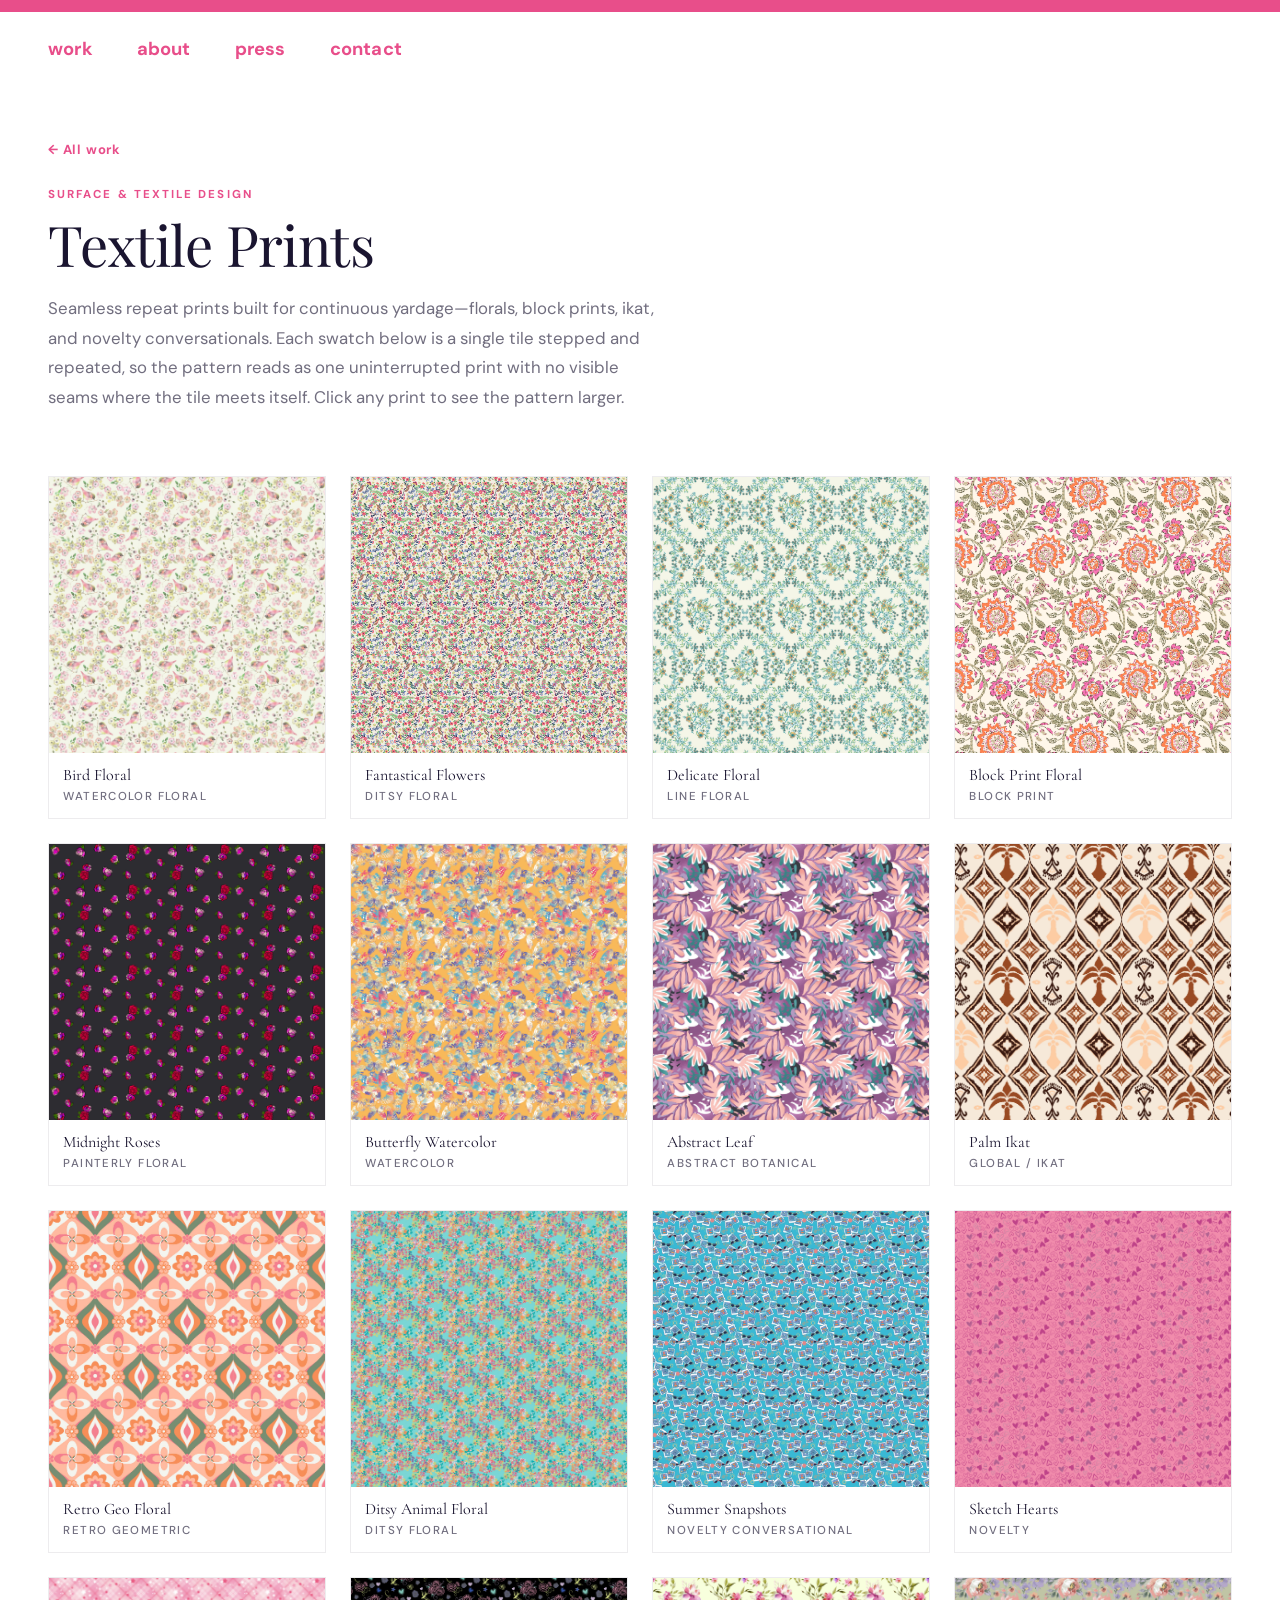
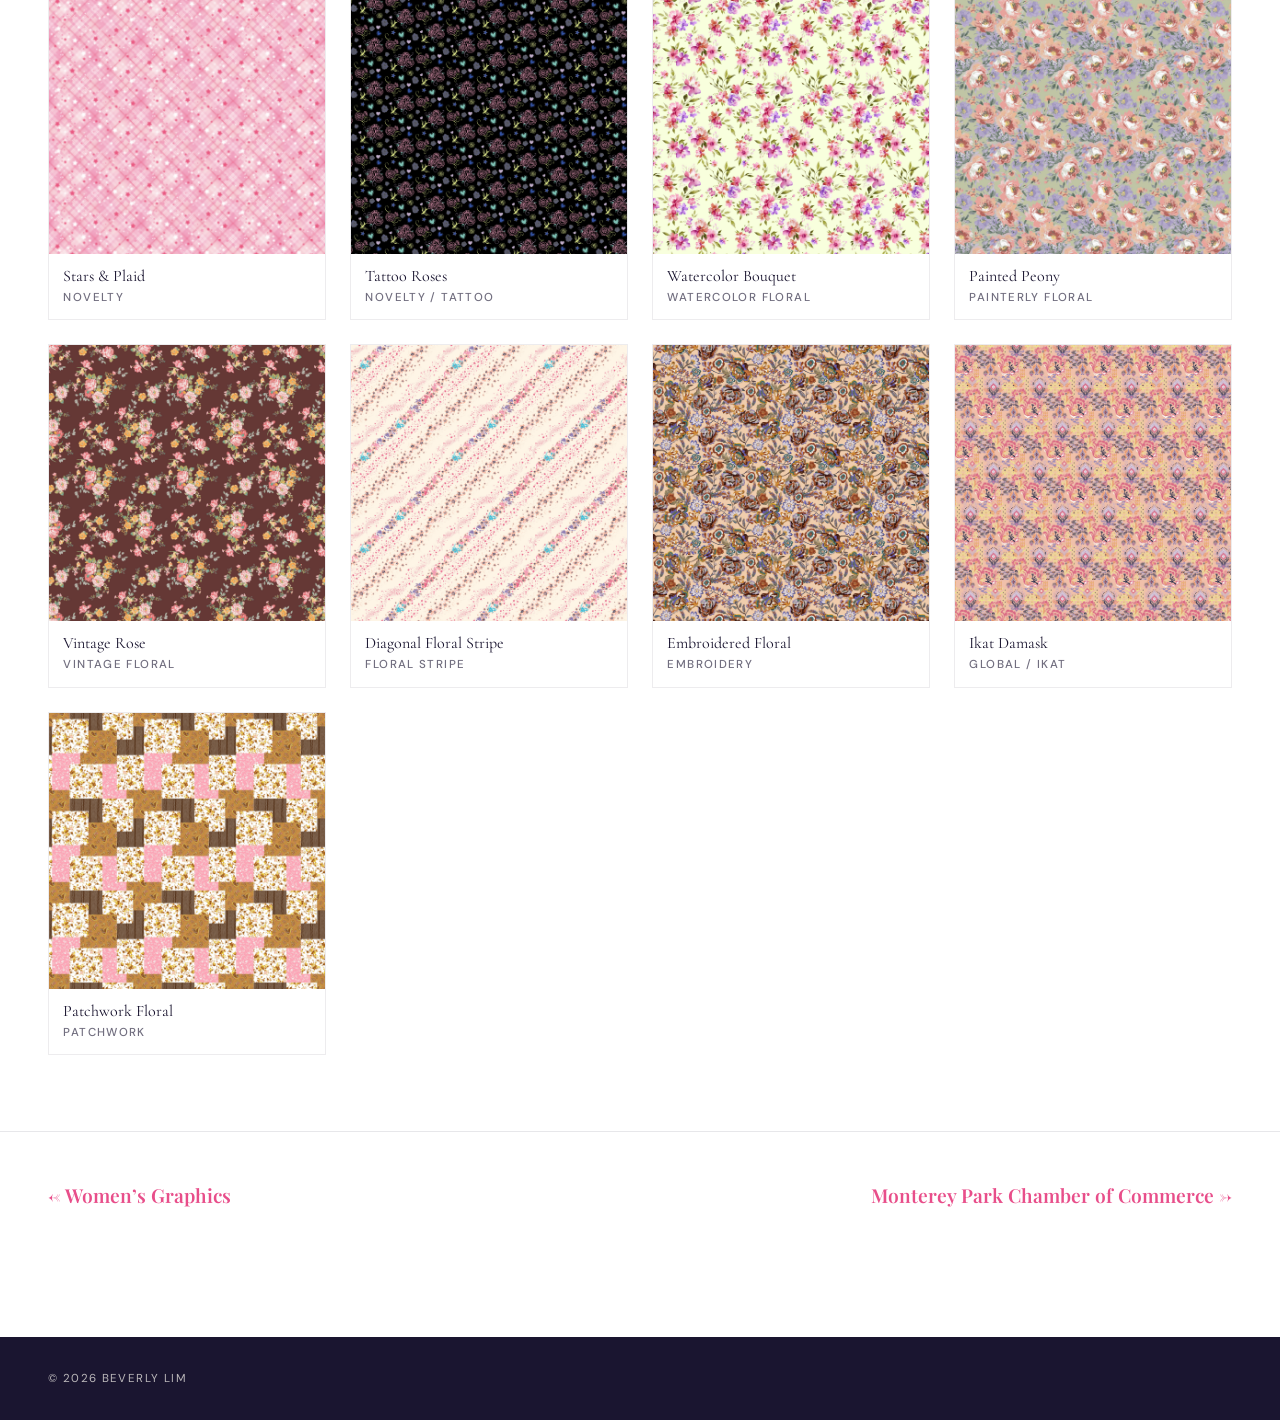
<file: work/textile-prints/index.html>
<!DOCTYPE html>
<html lang="en">
<head>
  <meta charset="UTF-8" />
  <meta name="viewport" content="width=device-width, initial-scale=1" />
  <title>Textile Prints &mdash; Beverly Lim</title>
  <meta name="description" content="Seamless repeat prints and surface patterns for apparel and lifestyle textiles&mdash;florals, block prints, ikat, and novelty conversationals, each shown tiled to prove a clean, continuous repeat." />
  <link rel="preconnect" href="https://fonts.googleapis.com" />
  <link rel="preconnect" href="https://fonts.gstatic.com" crossorigin />
  <link href="https://fonts.googleapis.com/css2?family=Abril+Fatface&family=Cormorant+Garamond:ital,wght@0,300;0,400;0,500;1,400&family=DM+Sans:ital,opsz,wght@0,9..40,400;0,9..40,500;1,9..40,400&family=Playfair+Display:ital,wght@0,400;0,500;0,600;0,700;1,400&display=swap" rel="stylesheet" />
  <link rel="stylesheet" href="../../css/styles.css" />
</head>
<body class="project-page">

  <div class="checkered-border" aria-hidden="true"></div>

  <nav class="nav" aria-label="Main">
    <button class="nav-toggle" aria-label="Open menu" aria-expanded="false">
      <span></span><span></span><span></span>
    </button>
    <ul class="nav-links">
      <li><a href="../../index.html#work">work</a></li>
      <li><a href="../../index.html#about">about</a></li>
      <li><a href="../../index.html#press">press</a></li>
      <li><a href="../../index.html#contact">contact</a></li>
    </ul>
  </nav>

  <article class="project">
    <header class="project-header container">
      <a class="project-back" href="../../index.html#work">&larr; All work</a>
      <p class="project-cat">Surface &amp; Textile Design</p>
      <h1 class="project-title">Textile Prints</h1>
      <p class="project-intro">Seamless repeat prints built for continuous yardage&mdash;florals, block prints, ikat, and novelty conversationals. Each swatch below is a single tile stepped and repeated, so the pattern reads as one uninterrupted print with no visible seams where the tile meets itself. Click any print to see the pattern larger.</p>
    </header>

    <div class="tile-grid container">
      <figure class="tile-swatch">
        <button type="button" class="tile-swatch-btn" data-src="../../assets/work/textile-prints/bird-floral.jpg" data-name="Bird Floral" data-cat="Watercolor Floral" aria-label="Enlarge the Bird Floral print">
          <div class="tile-swatch-fill" style="background-image: url('../../assets/work/textile-prints/bird-floral.jpg');" role="img" aria-label="Bird Floral seamless print, shown repeated in a 3-by-3 tile"></div>
          <span class="tile-swatch-hint" aria-hidden="true">Click to enlarge</span>
        </button>
        <figcaption class="tile-caption">Bird Floral<span>Watercolor Floral</span></figcaption>
      </figure>

      <figure class="tile-swatch">
        <button type="button" class="tile-swatch-btn" data-src="../../assets/work/textile-prints/fantastical-flowers.jpg" data-name="Fantastical Flowers" data-cat="Ditsy Floral" aria-label="Enlarge the Fantastical Flowers print">
          <div class="tile-swatch-fill" style="background-image: url('../../assets/work/textile-prints/fantastical-flowers.jpg');" role="img" aria-label="Fantastical Flowers seamless print, shown repeated in a 3-by-3 tile"></div>
          <span class="tile-swatch-hint" aria-hidden="true">Click to enlarge</span>
        </button>
        <figcaption class="tile-caption">Fantastical Flowers<span>Ditsy Floral</span></figcaption>
      </figure>

      <figure class="tile-swatch">
        <button type="button" class="tile-swatch-btn" data-src="../../assets/work/textile-prints/delicate-floral.jpg" data-name="Delicate Floral" data-cat="Line Floral" aria-label="Enlarge the Delicate Floral print">
          <div class="tile-swatch-fill" style="background-image: url('../../assets/work/textile-prints/delicate-floral.jpg');" role="img" aria-label="Delicate Floral seamless print, shown repeated in a 3-by-3 tile"></div>
          <span class="tile-swatch-hint" aria-hidden="true">Click to enlarge</span>
        </button>
        <figcaption class="tile-caption">Delicate Floral<span>Line Floral</span></figcaption>
      </figure>

      <figure class="tile-swatch">
        <button type="button" class="tile-swatch-btn" data-src="../../assets/work/textile-prints/block-print-floral.jpg" data-name="Block Print Floral" data-cat="Block Print" aria-label="Enlarge the Block Print Floral print">
          <div class="tile-swatch-fill" style="background-image: url('../../assets/work/textile-prints/block-print-floral.jpg');" role="img" aria-label="Block Print Floral seamless print, shown repeated in a 3-by-3 tile"></div>
          <span class="tile-swatch-hint" aria-hidden="true">Click to enlarge</span>
        </button>
        <figcaption class="tile-caption">Block Print Floral<span>Block Print</span></figcaption>
      </figure>

      <figure class="tile-swatch">
        <button type="button" class="tile-swatch-btn" data-src="../../assets/work/textile-prints/roses.jpg" data-name="Midnight Roses" data-cat="Painterly Floral" aria-label="Enlarge the Midnight Roses print">
          <div class="tile-swatch-fill" style="background-image: url('../../assets/work/textile-prints/roses.jpg');" role="img" aria-label="Midnight Roses seamless print, shown repeated in a 3-by-3 tile"></div>
          <span class="tile-swatch-hint" aria-hidden="true">Click to enlarge</span>
        </button>
        <figcaption class="tile-caption">Midnight Roses<span>Painterly Floral</span></figcaption>
      </figure>

      <figure class="tile-swatch">
        <button type="button" class="tile-swatch-btn" data-src="../../assets/work/textile-prints/butterfly-watercolor.jpg" data-name="Butterfly Watercolor" data-cat="Watercolor" aria-label="Enlarge the Butterfly Watercolor print">
          <div class="tile-swatch-fill" style="background-image: url('../../assets/work/textile-prints/butterfly-watercolor.jpg');" role="img" aria-label="Butterfly Watercolor seamless print, shown repeated in a 3-by-3 tile"></div>
          <span class="tile-swatch-hint" aria-hidden="true">Click to enlarge</span>
        </button>
        <figcaption class="tile-caption">Butterfly Watercolor<span>Watercolor</span></figcaption>
      </figure>

      <figure class="tile-swatch">
        <button type="button" class="tile-swatch-btn" data-src="../../assets/work/textile-prints/abstract-leaf.jpg" data-name="Abstract Leaf" data-cat="Abstract Botanical" aria-label="Enlarge the Abstract Leaf print">
          <div class="tile-swatch-fill" style="background-image: url('../../assets/work/textile-prints/abstract-leaf.jpg');" role="img" aria-label="Abstract Leaf seamless print, shown repeated in a 3-by-3 tile"></div>
          <span class="tile-swatch-hint" aria-hidden="true">Click to enlarge</span>
        </button>
        <figcaption class="tile-caption">Abstract Leaf<span>Abstract Botanical</span></figcaption>
      </figure>

      <figure class="tile-swatch">
        <button type="button" class="tile-swatch-btn" data-src="../../assets/work/textile-prints/palm-tree.jpg" data-name="Palm Ikat" data-cat="Global / Ikat" aria-label="Enlarge the Palm Ikat print">
          <div class="tile-swatch-fill" style="background-image: url('../../assets/work/textile-prints/palm-tree.jpg');" role="img" aria-label="Palm Ikat seamless print, shown repeated in a 3-by-3 tile"></div>
          <span class="tile-swatch-hint" aria-hidden="true">Click to enlarge</span>
        </button>
        <figcaption class="tile-caption">Palm Ikat<span>Global / Ikat</span></figcaption>
      </figure>

      <figure class="tile-swatch">
        <button type="button" class="tile-swatch-btn" data-src="../../assets/work/textile-prints/fun-novelty.jpg" data-name="Retro Geo Floral" data-cat="Retro Geometric" aria-label="Enlarge the Retro Geo Floral print">
          <div class="tile-swatch-fill" style="background-image: url('../../assets/work/textile-prints/fun-novelty.jpg');" role="img" aria-label="Retro Geo Floral seamless print, shown repeated in a 3-by-3 tile"></div>
          <span class="tile-swatch-hint" aria-hidden="true">Click to enlarge</span>
        </button>
        <figcaption class="tile-caption">Retro Geo Floral<span>Retro Geometric</span></figcaption>
      </figure>

      <figure class="tile-swatch">
        <button type="button" class="tile-swatch-btn" data-src="../../assets/work/textile-prints/floral-animal.jpg" data-name="Ditsy Animal Floral" data-cat="Ditsy Floral" aria-label="Enlarge the Ditsy Animal Floral print">
          <div class="tile-swatch-fill" style="background-image: url('../../assets/work/textile-prints/floral-animal.jpg');" role="img" aria-label="Ditsy Animal Floral seamless print, shown repeated in a 3-by-3 tile"></div>
          <span class="tile-swatch-hint" aria-hidden="true">Click to enlarge</span>
        </button>
        <figcaption class="tile-caption">Ditsy Animal Floral<span>Ditsy Floral</span></figcaption>
      </figure>

      <figure class="tile-swatch">
        <button type="button" class="tile-swatch-btn" data-src="../../assets/work/textile-prints/polaroid.jpg" data-name="Summer Snapshots" data-cat="Novelty Conversational" aria-label="Enlarge the Summer Snapshots print">
          <div class="tile-swatch-fill" style="background-image: url('../../assets/work/textile-prints/polaroid.jpg');" role="img" aria-label="Summer Snapshots novelty seamless print, shown repeated in a 3-by-3 tile"></div>
          <span class="tile-swatch-hint" aria-hidden="true">Click to enlarge</span>
        </button>
        <figcaption class="tile-caption">Summer Snapshots<span>Novelty Conversational</span></figcaption>
      </figure>

      <figure class="tile-swatch">
        <button type="button" class="tile-swatch-btn" data-src="../../assets/work/textile-prints/large-heart.jpg" data-name="Sketch Hearts" data-cat="Novelty" aria-label="Enlarge the Sketch Hearts print">
          <div class="tile-swatch-fill" style="background-image: url('../../assets/work/textile-prints/large-heart.jpg');" role="img" aria-label="Sketch Hearts seamless print, shown repeated in a 3-by-3 tile"></div>
          <span class="tile-swatch-hint" aria-hidden="true">Click to enlarge</span>
        </button>
        <figcaption class="tile-caption">Sketch Hearts<span>Novelty</span></figcaption>
      </figure>

      <figure class="tile-swatch">
        <button type="button" class="tile-swatch-btn" data-src="../../assets/work/textile-prints/blurry-stars-plaid.jpg" data-name="Stars &amp; Plaid" data-cat="Novelty" aria-label="Enlarge the Stars and Plaid print">
          <div class="tile-swatch-fill" style="background-image: url('../../assets/work/textile-prints/blurry-stars-plaid.jpg');" role="img" aria-label="Stars and Plaid seamless print, shown repeated in a 3-by-3 tile"></div>
          <span class="tile-swatch-hint" aria-hidden="true">Click to enlarge</span>
        </button>
        <figcaption class="tile-caption">Stars &amp; Plaid<span>Novelty</span></figcaption>
      </figure>

      <figure class="tile-swatch">
        <button type="button" class="tile-swatch-btn" data-src="../../assets/work/textile-prints/tattoo-01.jpg" data-name="Tattoo Roses" data-cat="Novelty / Tattoo" aria-label="Enlarge the Tattoo Roses print">
          <div class="tile-swatch-fill" style="background-image: url('../../assets/work/textile-prints/tattoo-01.jpg');" role="img" aria-label="Tattoo Roses seamless print, shown repeated in a 3-by-3 tile"></div>
          <span class="tile-swatch-hint" aria-hidden="true">Click to enlarge</span>
        </button>
        <figcaption class="tile-caption">Tattoo Roses<span>Novelty / Tattoo</span></figcaption>
      </figure>

      <figure class="tile-swatch">
        <button type="button" class="tile-swatch-btn" data-src="../../assets/work/textile-prints/watercolor-mint-floral.jpg" data-name="Watercolor Bouquet" data-cat="Watercolor Floral" aria-label="Enlarge the Watercolor Bouquet print">
          <div class="tile-swatch-fill" style="background-image: url('../../assets/work/textile-prints/watercolor-mint-floral.jpg');" role="img" aria-label="Watercolor Bouquet seamless print, shown repeated in a 3-by-3 tile"></div>
          <span class="tile-swatch-hint" aria-hidden="true">Click to enlarge</span>
        </button>
        <figcaption class="tile-caption">Watercolor Bouquet<span>Watercolor Floral</span></figcaption>
      </figure>

      <figure class="tile-swatch">
        <button type="button" class="tile-swatch-btn" data-src="../../assets/work/textile-prints/painted-floral.jpg" data-name="Painted Peony" data-cat="Painterly Floral" aria-label="Enlarge the Painted Peony print">
          <div class="tile-swatch-fill" style="background-image: url('../../assets/work/textile-prints/painted-floral.jpg');" role="img" aria-label="Painted Peony seamless print, shown repeated in a 3-by-3 tile"></div>
          <span class="tile-swatch-hint" aria-hidden="true">Click to enlarge</span>
        </button>
        <figcaption class="tile-caption">Painted Peony<span>Painterly Floral</span></figcaption>
      </figure>

      <figure class="tile-swatch">
        <button type="button" class="tile-swatch-btn" data-src="../../assets/work/textile-prints/brown-floral.jpg" data-name="Vintage Rose" data-cat="Vintage Floral" aria-label="Enlarge the Vintage Rose print">
          <div class="tile-swatch-fill" style="background-image: url('../../assets/work/textile-prints/brown-floral.jpg');" role="img" aria-label="Vintage Rose seamless print, shown repeated in a 3-by-3 tile"></div>
          <span class="tile-swatch-hint" aria-hidden="true">Click to enlarge</span>
        </button>
        <figcaption class="tile-caption">Vintage Rose<span>Vintage Floral</span></figcaption>
      </figure>

      <figure class="tile-swatch">
        <button type="button" class="tile-swatch-btn" data-src="../../assets/work/textile-prints/diagonal-floral-stripe.jpg" data-name="Diagonal Floral Stripe" data-cat="Floral Stripe" aria-label="Enlarge the Diagonal Floral Stripe print">
          <div class="tile-swatch-fill" style="background-image: url('../../assets/work/textile-prints/diagonal-floral-stripe.jpg');" role="img" aria-label="Diagonal Floral Stripe seamless print, shown repeated in a 3-by-3 tile"></div>
          <span class="tile-swatch-hint" aria-hidden="true">Click to enlarge</span>
        </button>
        <figcaption class="tile-caption">Diagonal Floral Stripe<span>Floral Stripe</span></figcaption>
      </figure>

      <figure class="tile-swatch">
        <button type="button" class="tile-swatch-btn" data-src="../../assets/work/textile-prints/mini-floral.jpg" data-name="Embroidered Floral" data-cat="Embroidery" aria-label="Enlarge the Embroidered Floral print">
          <div class="tile-swatch-fill" style="background-image: url('../../assets/work/textile-prints/mini-floral.jpg');" role="img" aria-label="Embroidered Floral seamless print, shown repeated in a 3-by-3 tile"></div>
          <span class="tile-swatch-hint" aria-hidden="true">Click to enlarge</span>
        </button>
        <figcaption class="tile-caption">Embroidered Floral<span>Embroidery</span></figcaption>
      </figure>

      <figure class="tile-swatch">
        <button type="button" class="tile-swatch-btn" data-src="../../assets/work/textile-prints/ikat-patchwork.jpg" data-name="Ikat Damask" data-cat="Global / Ikat" aria-label="Enlarge the Ikat Damask print">
          <div class="tile-swatch-fill" style="background-image: url('../../assets/work/textile-prints/ikat-patchwork.jpg');" role="img" aria-label="Ikat Damask seamless print, shown repeated in a 3-by-3 tile"></div>
          <span class="tile-swatch-hint" aria-hidden="true">Click to enlarge</span>
        </button>
        <figcaption class="tile-caption">Ikat Damask<span>Global / Ikat</span></figcaption>
      </figure>

      <figure class="tile-swatch">
        <button type="button" class="tile-swatch-btn" data-src="../../assets/work/textile-prints/patchwork.jpg" data-name="Patchwork Floral" data-cat="Patchwork" aria-label="Enlarge the Patchwork Floral print">
          <div class="tile-swatch-fill" style="background-image: url('../../assets/work/textile-prints/patchwork.jpg');" role="img" aria-label="Patchwork Floral seamless print, shown repeated in a 3-by-3 tile"></div>
          <span class="tile-swatch-hint" aria-hidden="true">Click to enlarge</span>
        </button>
        <figcaption class="tile-caption">Patchwork Floral<span>Patchwork</span></figcaption>
      </figure>
    </div>

    <nav class="project-nav container" aria-label="Project navigation">
      <a class="project-nav-link" href="../womens-graphics/">&larr; Women&rsquo;s Graphics</a>
      <a class="project-nav-link project-nav-link--next" href="../mpcc/">Monterey Park Chamber of Commerce &rarr;</a>
    </nav>
  </article>

  <dialog class="tile-lightbox" id="tile-lightbox" aria-label="Enlarged print preview">
    <button class="tile-lightbox-close" type="button" aria-label="Close preview">&times;</button>
    <button class="tile-lightbox-nav tile-lightbox-prev" type="button" aria-label="Previous print">&#8249;</button>
    <button class="tile-lightbox-nav tile-lightbox-next" type="button" aria-label="Next print">&#8250;</button>
    <div class="tile-lightbox-frame">
      <div class="tile-lightbox-panel" role="img" aria-label=""></div>
      <div class="tile-lightbox-shield" aria-hidden="true"></div>
      <p class="tile-lightbox-caption"></p>
    </div>
  </dialog>

  <footer class="footer">
    <span>&copy; <span id="year"></span> Beverly Lim</span>
  </footer>

  <script src="../../js/main.js"></script>
</body>
</html>
</file>
<file: css/styles.css>
/* Beverly Lim ? Editorial Portfolio */

:root {
  --cream: #faf6f0;
  --fuchsia: #e84e8a;
  --rose: #c0547a;
  --navy: #1a1530;
  --navy-soft: #2a2348;
  --ink: #1a1530;
  --muted: rgba(26, 21, 48, 0.62);
  --muted-on-navy: rgba(250, 246, 240, 0.72);
  --font-serif: "Playfair Display", Georgia, serif;
  --font-sub: "Cormorant Garamond", Georgia, serif;
  --font-body: "DM Sans", system-ui, sans-serif;
  --font-display: "Abril Fatface", Georgia, serif;
  --ease: cubic-bezier(0.22, 1, 0.36, 1);
}

*,
*::before,
*::after {
  box-sizing: border-box;
  margin: 0;
  padding: 0;
}

html {
  scroll-behavior: smooth;
}

body {
  background: var(--cream);
  color: var(--ink);
  font-family: var(--font-body);
  font-weight: 400;
  font-size: 16px;
  line-height: 1.65;
  overflow-x: hidden;
  -webkit-font-smoothing: antialiased;
}

img {
  display: block;
  max-width: 100%;
}

a {
  color: inherit;
  text-decoration: none;
}

button {
  font: inherit;
  border: none;
  background: none;
  cursor: pointer;
}

/* ?? Checkered border ?? */

.checkered-border {
  height: 12px;
  width: 100%;
  background-color: var(--cream);
  background-image:
    linear-gradient(90deg, var(--fuchsia) 50%, transparent 50%),
    linear-gradient(90deg, var(--fuchsia) 50%, transparent 50%),
    linear-gradient(0deg, var(--fuchsia) 50%, transparent 50%),
    linear-gradient(0deg, var(--fuchsia) 50%, transparent 50%);
  background-size: 14px 14px;
  background-position: 0 0, 7px 7px, 7px 0, 0 7px;
}

/* ?? Nav ?? */

.nav {
  display: flex;
  align-items: center;
  justify-content: flex-start;
  padding: 1.35rem clamp(1.25rem, 4vw, 3rem) 1rem;
  background: var(--cream);
}

.nav-links {
  display: flex;
  flex-wrap: wrap;
  gap: clamp(1.25rem, 3.5vw, 2.75rem);
  list-style: none;
}

.nav-links a {
  font-size: clamp(0.95rem, 1.8vw, 1.15rem);
  font-weight: 700;
  letter-spacing: 0.01em;
  color: var(--fuchsia);
  transition: color 0.25s var(--ease);
}

.nav-links a:hover,
.nav-links a:focus-visible {
  color: var(--navy);
}

.nav-toggle {
  display: none;
  width: 28px;
  height: 20px;
  flex-direction: column;
  justify-content: space-between;
}

.nav-toggle span {
  display: block;
  height: 2px;
  background: var(--navy);
  transition: transform 0.3s var(--ease), opacity 0.3s;
}

/* ?? Hero ?? */

.hero {
  padding: 0 clamp(0.75rem, 2vw, 1.25rem) clamp(1.5rem, 4vw, 2.5rem);
}

.hero-visual {
  position: relative;
  width: 100%;
  margin-inline: auto;
  padding-bottom: clamp(2.25rem, 7.5vw, 4.75rem);
}

.hero-image-wrap {
  position: relative;
  width: min(86%, 960px);
  margin-inline: auto;
  aspect-ratio: 2.35 / 1;
  overflow: visible;
}

.hero-image-clip {
  position: absolute;
  inset: 0;
  border-radius: 999px;
  overflow: hidden;
  background: rgba(232, 78, 138, 0.08);
}

.hero-image-clip img {
  width: 100%;
  height: 100%;
  object-fit: cover;
  object-position: center calc(59% + 44px);
  transform: scale(1.2);
  transform-origin: center center;
}

.hero-name {
  --text-overlap: 27%;
  position: absolute;
  left: 50%;
  bottom: 0;
  transform: translate(-50%, calc(100% - var(--text-overlap)));
  font-family: var(--font-display);
  font-size: clamp(2.8rem, 11vw, 6.5rem);
  font-weight: 400;
  font-style: italic;
  line-height: 0.92;
  letter-spacing: 0.02em;
  color: var(--fuchsia);
  text-shadow: 0 3px 0 rgba(26, 21, 48, 0.12);
  white-space: nowrap;
  pointer-events: none;
  z-index: 2;
}

/* ?? Marquee ?? */

.marquee {
  background: var(--navy);
  overflow: hidden;
  padding: 0.85rem 0;
  border-block: 1px solid rgba(250, 246, 240, 0.08);
}

.marquee-track {
  display: flex;
  width: max-content;
  animation: marquee 48s linear infinite;
}

.marquee-track:hover {
  animation-play-state: paused;
}

.marquee-content {
  display: flex;
  align-items: center;
  gap: 2.5rem;
  padding-right: 2.5rem;
  white-space: nowrap;
}

.marquee-item {
  font-size: 0.72rem;
  font-weight: 500;
  letter-spacing: 0.22em;
  text-transform: uppercase;
  color: var(--cream);
}

.marquee-dot {
  width: 6px;
  height: 6px;
  border-radius: 2px;
  background: var(--fuchsia);
  flex-shrink: 0;
}

@keyframes marquee {
  from {
    transform: translateX(0);
  }
  to {
    transform: translateX(-50%);
  }
}

/* ?? Section shared ?? */

.section-label {
  font-size: 0.68rem;
  font-weight: 500;
  letter-spacing: 0.28em;
  text-transform: uppercase;
  color: var(--rose);
  margin-bottom: 0.75rem;
}

.section-label--light {
  color: var(--fuchsia);
}

.section-title {
  font-family: var(--font-serif);
  font-size: clamp(2rem, 4.5vw, 3.25rem);
  font-weight: 400;
  line-height: 1.12;
  letter-spacing: -0.01em;
}

.section-title em {
  font-style: italic;
  color: var(--fuchsia);
}

.section-title--display {
  font-family: var(--font-body);
  font-size: clamp(2.8rem, 7vw, 4.5rem);
  font-weight: 900;
  font-style: italic;
  color: var(--fuchsia);
  letter-spacing: -0.01em;
  text-transform: lowercase;
}

.section-title--light {
  color: var(--cream);
}

.section-title--light em {
  color: var(--fuchsia);
}

.container {
  padding-inline: clamp(1.25rem, 4vw, 3rem);
}

/* ?? Work ?? */

.work {
  position: relative;
  z-index: 1;
  overflow: visible;
  padding-block: clamp(3rem, 6vw, 5rem);
}

.work-header {
  margin-bottom: clamp(2.5rem, 5vw, 4rem);
  max-width: 640px;
}

.work-list {
  display: flex;
  flex-direction: column;
  gap: clamp(2.5rem, 5vw, 4rem);
  padding-inline: clamp(1.25rem, 4vw, 3rem);
}

.work-card {
  display: flex;
  align-items: center;
  gap: clamp(1.25rem, 3vw, 2.5rem);
  max-width: 920px;
}

.work-card--left {
  align-self: flex-start;
}

.work-card--right {
  align-self: flex-end;
  flex-direction: row-reverse;
  margin-top: clamp(1rem, 3vw, 2rem);
  text-align: right;
}

.work-card-body {
  display: flex;
  flex-direction: column;
  gap: 0.5rem;
  flex: 1;
  min-width: 0;
  max-width: 36rem;
}

.work-card-circle {
  flex-shrink: 0;
  height: clamp(200px, 28vw, 300px);
  width: clamp(300px, 52vw, 480px);
  overflow: hidden;
  background: rgba(26, 21, 48, 0.04);
  box-shadow:
    0 6px 20px rgba(26, 21, 48, 0.12),
    0 20px 52px rgba(26, 21, 48, 0.2);
}

.work-card--left .work-card-circle {
  margin-left: calc(-1 * clamp(1.25rem, 4vw, 3rem));
  border-radius: 0 999px 999px 0;
}

.work-card--right .work-card-circle {
  margin-right: calc(-1 * clamp(1.25rem, 4vw, 3rem));
  border-radius: 999px 0 0 999px;
}

.work-card-circle img {
  width: 100%;
  height: 100%;
  object-fit: cover;
  transition: transform 0.7s var(--ease);
}

.work-card:hover .work-card-circle img,
.work-card:focus-within .work-card-circle img {
  transform: scale(1.05);
}

.work-card-desc {
  margin-top: 0.5rem;
  font-size: 0.95rem;
  line-height: 1.75;
  color: var(--muted);
}

.work-card-cat {
  font-size: 0.72rem;
  font-weight: 700;
  letter-spacing: 0.18em;
  text-transform: uppercase;
  color: var(--fuchsia);
}

.work-card-title {
  font-family: var(--font-sub);
  font-size: clamp(1.35rem, 2.5vw, 1.75rem);
  font-weight: 400;
  line-height: 1.25;
  transition: color 0.25s var(--ease);
}

.work-card:hover .work-card-title,
.work-card:focus-within .work-card-title {
  color: var(--fuchsia);
}

.work-card--inactive {
  cursor: default;
}

.work-card--inactive:hover .work-card-circle img,
.work-card--inactive:focus-within .work-card-circle img {
  transform: none;
}

.work-card--inactive:hover .work-card-title,
.work-card--inactive:focus-within .work-card-title {
  color: inherit;
}

/* ?? About ?? */

.about {
  position: relative;
  z-index: 2;
  background: var(--navy);
  color: var(--cream);
  overflow: hidden;
  padding-block: clamp(4.5rem, 9vw, 7rem);
}

.about-inner {
  display: grid;
  grid-template-columns: minmax(0, auto) minmax(0, 1.25fr) minmax(220px, 0.95fr);
  gap: clamp(2rem, 4vw, 3.5rem);
  align-items: start;
}

.about-portrait {
  width: clamp(300px, 38vw, 440px);
  aspect-ratio: 1;
  margin-left: calc(-1 * clamp(1.25rem, 4vw, 3rem) - clamp(52px, 11vw, 88px));
  flex-shrink: 0;
  overflow: hidden;
  border-radius: 50%;
  border: 5px solid var(--fuchsia);
  background-color: #c8b9a8;
  background-image: url('../assets/portrait.jpg');
  background-repeat: no-repeat;
  background-position: calc(50% + 30px) 28%;
  background-size: 88%;
}

.about-portrait img {
  width: 100%;
  height: 100%;
  opacity: 0;
}

.about-label {
  color: var(--cream);
  margin-bottom: 1rem;
}

.about-title {
  margin-bottom: 1.5rem;
  font-size: clamp(2.1rem, 4.6vw, 3.4rem);
  line-height: 1.08;
}

.about-title-accent {
  font-family: var(--font-display);
  font-style: italic;
  font-weight: 400;
  color: var(--fuchsia);
}

.about-copy > p:not(.section-label):not(.about-label) {
  color: rgba(250, 246, 240, 0.9);
  font-size: 1.02rem;
  line-height: 1.8;
  margin-bottom: 1.25rem;
}

.about-copy > p:not(.section-label):not(.about-label):last-child {
  margin-bottom: 0;
}

.about-credentials {
  list-style: none;
  display: flex;
  flex-direction: column;
  gap: 0;
  align-self: center;
}

.about-credentials li {
  padding-block: 1.35rem;
  border-bottom: 1px solid rgba(250, 246, 240, 0.14);
}

.about-credentials li:first-child {
  padding-top: 0;
}

.about-credentials strong {
  display: block;
  font-family: var(--font-serif);
  font-size: clamp(0.98rem, 1.5vw, 1.2rem);
  font-weight: 700;
  margin-bottom: 0.35rem;
  color: var(--fuchsia);
}

.about-credentials span {
  font-size: 0.92rem;
  line-height: 1.55;
  color: var(--muted-on-navy);
}

/* ?? Press ?? */

.press {
  padding-block: clamp(4rem, 8vw, 6.5rem);
}

.press-header {
  margin-bottom: clamp(2.5rem, 5vw, 3.5rem);
  max-width: 560px;
}

.press-intro {
  margin-top: 1rem;
  color: var(--muted);
}

.press-feature {
  margin-bottom: clamp(2rem, 4vw, 2.75rem);
  padding: clamp(1.25rem, 3vw, 1.75rem);
  background: linear-gradient(135deg, rgba(232, 78, 138, 0.06) 0%, rgba(250, 246, 240, 0.9) 55%);
  border: 1px solid rgba(26, 21, 48, 0.1);
  border-radius: 20px;
}

.press-feature-meta {
  display: flex;
  flex-wrap: wrap;
  align-items: center;
  gap: 0.75rem 1.25rem;
  margin-bottom: 1.25rem;
  padding-bottom: 1rem;
  border-bottom: 1px solid rgba(26, 21, 48, 0.08);
}

.press-feature-logo {
  width: min(180px, 50vw);
  height: auto;
}

.press-feature-outlet {
  font-family: var(--font-sub);
  font-size: 0.92rem;
  letter-spacing: 0.04em;
  color: var(--muted);
}

.press-feature-body {
  display: grid;
  gap: 1.25rem;
}

.press-feature-date {
  font-size: 0.8rem;
  letter-spacing: 0.08em;
  text-transform: uppercase;
  color: var(--rose);
  margin-bottom: 0.5rem;
}

.press-feature-title {
  font-family: var(--font-sub);
  font-size: clamp(1.2rem, 2.2vw, 1.55rem);
  font-weight: 500;
  line-height: 1.25;
  margin-bottom: 0.35rem;
}

.press-feature-subtitle {
  font-family: var(--font-sub);
  font-size: 0.95rem;
  color: var(--muted);
  margin-bottom: 0.75rem;
}

.press-feature-desc {
  font-size: 0.95rem;
  line-height: 1.65;
  margin-bottom: 0.75rem;
}

.press-feature-role {
  font-family: var(--font-sub);
  font-size: 0.88rem;
  font-style: italic;
  color: var(--navy);
  margin-bottom: 0.85rem;
}

.press-feature-link {
  display: inline-flex;
  align-items: center;
  gap: 0.35rem;
  font-size: 0.9rem;
  font-weight: 500;
  color: var(--fuchsia);
  border-bottom: 1px solid rgba(232, 78, 138, 0.35);
  transition: color 0.3s var(--ease), border-color 0.3s var(--ease);
}

.press-feature-link:hover {
  color: var(--rose);
  border-color: var(--rose);
}

.press-feature-gallery {
  display: grid;
  grid-template-columns: repeat(2, minmax(0, 1fr));
  gap: 0.75rem;
  max-width: 520px;
}

.press-feature-photo {
  margin: 0;
}

.press-feature-photo-btn {
  display: block;
  width: 100%;
  padding: 0;
  border: 0;
  background: none;
  cursor: zoom-in;
  position: relative;
  border-radius: 12px;
  overflow: hidden;
}

.press-feature-photo-btn img {
  display: block;
  width: 100%;
  height: clamp(110px, 16vw, 150px);
  object-fit: cover;
  object-position: top center;
  border-radius: 12px;
  border: 1px solid rgba(26, 21, 48, 0.08);
  box-shadow: 0 8px 20px rgba(26, 21, 48, 0.06);
  transition: transform 0.3s var(--ease), box-shadow 0.3s var(--ease);
}

.press-feature-photo-btn:hover img,
.press-feature-photo-btn:focus-visible img {
  transform: scale(1.02);
  box-shadow: 0 12px 28px rgba(26, 21, 48, 0.12);
}

.press-feature-photo-hint {
  position: absolute;
  inset: auto 0.5rem 0.5rem auto;
  padding: 0.2rem 0.45rem;
  font-size: 0.68rem;
  letter-spacing: 0.04em;
  text-transform: uppercase;
  color: #fff;
  background: rgba(26, 21, 48, 0.72);
  border-radius: 999px;
  pointer-events: none;
}

.press-lightbox {
  inset: 0;
  margin: auto;
  width: fit-content;
  height: fit-content;
  max-width: min(92vw, 760px);
  max-height: 90vh;
  padding: 0;
  border: 0;
  border-radius: 16px;
  background: transparent;
  overflow: visible;
}

.press-lightbox::backdrop {
  background: rgba(26, 21, 48, 0.82);
}

.press-lightbox-image {
  display: block;
  width: auto;
  height: auto;
  max-width: min(92vw, 760px);
  max-height: 90vh;
  object-fit: contain;
  border-radius: 16px;
  background: #fff;
  box-shadow: 0 24px 60px rgba(0, 0, 0, 0.35);
}

.press-lightbox-close {
  position: fixed;
  top: 1.25rem;
  right: 1.25rem;
  width: 2.5rem;
  height: 2.5rem;
  border: 0;
  border-radius: 999px;
  background: rgba(250, 246, 240, 0.95);
  color: var(--navy);
  font-size: 1.75rem;
  line-height: 1;
  cursor: pointer;
  z-index: 2;
}

.press-lightbox-close:hover,
.press-lightbox-close:focus-visible {
  background: #fff;
}

.press-list {
  list-style: none;
  display: grid;
  gap: 0;
  border-top: 1px solid rgba(26, 21, 48, 0.1);
}

.press-item {
  display: grid;
  grid-template-columns: 120px 1fr;
  gap: clamp(1rem, 3vw, 2rem);
  padding-block: 1.75rem;
  border-bottom: 1px solid rgba(26, 21, 48, 0.1);
  align-items: baseline;
  transition: background 0.3s var(--ease);
}

.press-item:hover {
  background: rgba(232, 78, 138, 0.04);
}

.press-year {
  font-family: var(--font-sub);
  font-size: 1.35rem;
  font-weight: 300;
  color: var(--rose);
}

.press-title {
  font-family: var(--font-sub);
  font-size: clamp(1.2rem, 2vw, 1.5rem);
  font-weight: 500;
  margin-bottom: 0.35rem;
}

.press-desc {
  font-size: 0.95rem;
  color: var(--muted);
}

/* ?? Contact ?? */

.contact {
  padding-block: clamp(4rem, 8vw, 6.5rem);
  background: var(--cream);
  border-top: 1px solid rgba(26, 21, 48, 0.08);
}

.contact-inner {
  display: grid;
  grid-template-columns: 1fr 1fr;
  gap: clamp(2rem, 5vw, 4rem);
  align-items: end;
}

.contact-note {
  color: var(--muted);
  margin-top: 1.25rem;
  max-width: 42ch;
  line-height: 1.75;
}

.contact-email {
  display: inline-block;
  font-family: var(--font-serif);
  font-size: clamp(1.5rem, 3vw, 2.25rem);
  font-style: italic;
  color: var(--fuchsia);
  border-bottom: 2px solid rgba(232, 78, 138, 0.3);
  padding-bottom: 4px;
  transition: border-color 0.25s var(--ease);
}

.contact-email:hover,
.contact-email:focus-visible {
  border-color: var(--fuchsia);
}

.contact-location {
  font-size: 0.75rem;
  letter-spacing: 0.2em;
  text-transform: uppercase;
  color: var(--muted);
  text-align: right;
}

/* ?? Footer ?? */

.footer {
  background: var(--navy);
  color: var(--muted-on-navy);
  padding: 2rem clamp(1.25rem, 4vw, 3rem);
  display: flex;
  flex-wrap: wrap;
  justify-content: space-between;
  align-items: center;
  gap: 1rem;
  font-size: 0.72rem;
  letter-spacing: 0.12em;
  text-transform: uppercase;
}

.footer a {
  color: var(--cream);
  transition: color 0.25s var(--ease);
}

.footer a:hover,
.footer a:focus-visible {
  color: var(--fuchsia);
}

/* ?? Project pages ?? */

body.project-page {
  background: #fff;
}

body.project-page .nav {
  background: #fff;
}

.project {
  padding-bottom: clamp(3rem, 6vw, 5rem);
  background: #fff;
}

.project-header {
  padding-block: clamp(2rem, 5vw, 3.5rem) clamp(2.5rem, 5vw, 4rem);
  max-width: 720px;
}

.project-back {
  display: inline-block;
  margin-bottom: 1.5rem;
  font-size: 0.82rem;
  font-weight: 700;
  letter-spacing: 0.06em;
  color: var(--fuchsia);
  transition: color 0.25s var(--ease);
}

.project-back:hover,
.project-back:focus-visible {
  color: var(--navy);
}

.project-cat {
  font-size: 0.72rem;
  font-weight: 700;
  letter-spacing: 0.18em;
  text-transform: uppercase;
  color: var(--fuchsia);
  margin-bottom: 0.65rem;
}

.project-title {
  font-family: var(--font-serif);
  font-size: clamp(2.25rem, 5vw, 3.5rem);
  font-weight: 400;
  line-height: 1.08;
  letter-spacing: -0.01em;
  margin-bottom: 1.25rem;
}

.project-intro {
  font-size: 1.05rem;
  line-height: 1.75;
  color: var(--muted);
  max-width: 38rem;
}

.project-gallery {
  display: grid;
  grid-template-columns: repeat(2, minmax(0, 1fr));
  gap: clamp(1rem, 2vw, 1.5rem);
  padding-bottom: clamp(3rem, 6vw, 5rem);
}

.project-figure {
  margin: 0;
  overflow: hidden;
  background: #fff;
}

.project-figure--wide {
  grid-column: 1 / -1;
}

.project-gallery--three {
  grid-template-columns: repeat(3, minmax(0, 1fr));
  align-items: start;
}

.project-figure img {
  width: 100%;
  height: auto;
}

.project-figure--apparel img {
  aspect-ratio: 4 / 5;
  object-fit: cover;
}

/* Seamless textile tiles — each swatch is the single tile repeated by the
   browser, so any break in the pattern would show at the repeat seams. */
.tile-grid {
  display: grid;
  grid-template-columns: repeat(auto-fill, minmax(240px, 1fr));
  gap: clamp(1rem, 2vw, 1.5rem);
  padding-bottom: clamp(3rem, 6vw, 5rem);
}

.tile-swatch {
  margin: 0;
  background: #fff;
  border: 1px solid rgba(26, 21, 48, 0.08);
}

.tile-swatch-fill {
  aspect-ratio: 1 / 1;
  background-repeat: repeat;
  background-size: 33.3333%;
  background-position: center;
}

.tile-caption {
  padding: 0.75rem 0.9rem 0.85rem;
  font-family: var(--font-sub);
  font-size: 1rem;
  line-height: 1.35;
  color: var(--navy);
}

.tile-caption span {
  display: block;
  margin-top: 0.15rem;
  font-family: var(--font-body);
  font-size: 0.72rem;
  font-weight: 500;
  letter-spacing: 0.12em;
  text-transform: uppercase;
  color: var(--muted);
}

.tile-swatch-btn {
  display: block;
  width: 100%;
  padding: 0;
  margin: 0;
  border: 0;
  background: none;
  position: relative;
  overflow: hidden;
  cursor: zoom-in;
  -webkit-user-select: none;
  user-select: none;
}

.tile-swatch-btn .tile-swatch-fill {
  transition: transform 0.6s var(--ease);
}

.tile-swatch-btn:hover .tile-swatch-fill,
.tile-swatch-btn:focus-visible .tile-swatch-fill {
  transform: scale(1.05);
}

.tile-swatch-hint {
  position: absolute;
  left: 50%;
  bottom: 0.85rem;
  transform: translate(-50%, 0.5rem);
  padding: 0.4rem 0.9rem;
  border-radius: 999px;
  background: rgba(26, 21, 48, 0.8);
  color: var(--cream);
  font-family: var(--font-body);
  font-size: 0.66rem;
  font-weight: 600;
  letter-spacing: 0.14em;
  text-transform: uppercase;
  opacity: 0;
  pointer-events: none;
  transition: opacity 0.25s var(--ease), transform 0.25s var(--ease);
}

.tile-swatch-btn:hover .tile-swatch-hint,
.tile-swatch-btn:focus-visible .tile-swatch-hint {
  opacity: 1;
  transform: translate(-50%, 0);
}

.tile-lightbox {
  width: min(94vw, 720px);
  margin: auto;
  inset: 0;
  max-height: 100vh;
  padding: 0;
  border: 0;
  background: transparent;
  overflow: visible;
}

.tile-lightbox::backdrop {
  background: rgba(26, 21, 48, 0.9);
}

.tile-lightbox-frame {
  position: relative;
  border-radius: 16px;
  overflow: hidden;
  background: #fff;
  box-shadow: 0 24px 60px rgba(0, 0, 0, 0.4);
}

.tile-lightbox-panel {
  width: 100%;
  aspect-ratio: 1 / 1;
  max-height: 78vh;
  background-repeat: repeat;
  background-size: 50%;
  background-position: center;
  pointer-events: none;
  -webkit-user-select: none;
  user-select: none;
  -webkit-user-drag: none;
}

.tile-lightbox-shield {
  position: absolute;
  inset: 0;
}

.tile-lightbox-caption {
  padding: 0.9rem 1.15rem 1rem;
  margin: 0;
  font-family: var(--font-sub);
  font-size: 1.2rem;
  color: var(--navy);
  background: #fff;
}

.tile-lightbox-caption span {
  display: block;
  margin-top: 0.15rem;
  font-family: var(--font-body);
  font-size: 0.72rem;
  font-weight: 500;
  letter-spacing: 0.12em;
  text-transform: uppercase;
  color: var(--muted);
}

.tile-lightbox-close {
  position: fixed;
  top: 1.25rem;
  right: 1.25rem;
  width: 2.5rem;
  height: 2.5rem;
  border: 0;
  border-radius: 999px;
  background: rgba(250, 246, 240, 0.95);
  color: var(--navy);
  font-size: 1.75rem;
  line-height: 1;
  cursor: pointer;
  display: grid;
  place-items: center;
}

.tile-lightbox-close:hover,
.tile-lightbox-close:focus-visible {
  background: #fff;
}

.tile-lightbox-nav {
  position: fixed;
  top: 50%;
  transform: translateY(-50%);
  width: 3rem;
  height: 3rem;
  border: 0;
  border-radius: 999px;
  background: rgba(250, 246, 240, 0.95);
  color: var(--navy);
  font-size: 2rem;
  line-height: 1;
  cursor: pointer;
  display: grid;
  place-items: center;
  z-index: 2;
  transition: background 0.2s var(--ease), transform 0.2s var(--ease);
}

.tile-lightbox-prev {
  left: 1.25rem;
}

.tile-lightbox-next {
  right: 1.25rem;
}

.tile-lightbox-nav:hover,
.tile-lightbox-nav:focus-visible {
  background: #fff;
}

@media (max-width: 768px) {
  .tile-lightbox-nav {
    width: 2.5rem;
    height: 2.5rem;
    font-size: 1.6rem;
  }

  .tile-lightbox-prev {
    left: 0.5rem;
  }

  .tile-lightbox-next {
    right: 0.5rem;
  }
}

/* Personal work: mixed-media gallery with masonry columns + wide features */
.pw-collection {
  padding-bottom: clamp(3rem, 6vw, 5rem);
}

.pw-masonry {
  column-count: 3;
  column-gap: clamp(1rem, 2vw, 1.5rem);
  margin-block: clamp(1rem, 2vw, 1.5rem);
}

.pw-item {
  margin: 0 0 clamp(1rem, 2vw, 1.5rem);
  break-inside: avoid;
}

.pw-feature {
  margin: 0;
}

.pw-item .pw-btn,
.pw-feature .pw-btn {
  display: block;
  width: 100%;
  padding: 0;
  border: 0;
  background: #fff;
  cursor: zoom-in;
  overflow: hidden;
  line-height: 0;
}

.pw-btn img {
  display: block;
  width: 100%;
  height: auto;
  transition: transform 0.4s var(--ease), opacity 0.3s var(--ease);
}

.pw-btn:hover img,
.pw-btn:focus-visible img {
  transform: scale(1.03);
  opacity: 0.94;
}

.pw-btn:focus-visible {
  outline: 2px solid var(--navy);
  outline-offset: 3px;
}

@media (max-width: 900px) {
  .pw-masonry {
    column-count: 2;
  }
}

@media (max-width: 560px) {
  .pw-masonry {
    column-count: 1;
  }
}

.pw-lightbox {
  inset: 0;
  margin: auto;
  width: fit-content;
  height: fit-content;
  max-width: min(94vw, 1100px);
  max-height: 92vh;
  padding: 0;
  border: 0;
  background: transparent;
  overflow: visible;
}

.pw-lightbox::backdrop {
  background: rgba(26, 21, 48, 0.86);
}

.pw-lightbox-image {
  display: block;
  width: auto;
  height: auto;
  max-width: min(94vw, 1100px);
  max-height: 92vh;
  object-fit: contain;
  border-radius: 4px;
  background: #fff;
  box-shadow: 0 24px 60px rgba(0, 0, 0, 0.4);
  -webkit-user-select: none;
  user-select: none;
  -webkit-user-drag: none;
}

.pw-lightbox-close {
  position: fixed;
  top: 1.25rem;
  right: 1.25rem;
  width: 2.5rem;
  height: 2.5rem;
  border: 0;
  border-radius: 999px;
  background: rgba(250, 246, 240, 0.95);
  color: var(--navy);
  font-size: 1.75rem;
  line-height: 1;
  cursor: pointer;
  z-index: 2;
}

.pw-lightbox-close:hover,
.pw-lightbox-close:focus-visible {
  background: #fff;
}

.pw-lightbox-nav {
  position: fixed;
  top: 50%;
  transform: translateY(-50%);
  width: 3rem;
  height: 3rem;
  border: 0;
  border-radius: 999px;
  background: rgba(250, 246, 240, 0.95);
  color: var(--navy);
  font-size: 2rem;
  line-height: 1;
  cursor: pointer;
  display: grid;
  place-items: center;
  z-index: 2;
  transition: background 0.2s var(--ease);
}

.pw-lightbox-prev {
  left: 1.25rem;
}

.pw-lightbox-next {
  right: 1.25rem;
}

.pw-lightbox-nav:hover,
.pw-lightbox-nav:focus-visible {
  background: #fff;
}

@media (max-width: 768px) {
  .pw-lightbox-nav {
    width: 2.5rem;
    height: 2.5rem;
    font-size: 1.6rem;
  }

  .pw-lightbox-prev {
    left: 0.5rem;
  }

  .pw-lightbox-next {
    right: 0.5rem;
  }
}

.project-nav {
  display: flex;
  justify-content: space-between;
  align-items: center;
  gap: 1.5rem;
  padding-block: clamp(2rem, 4vw, 3rem);
  border-top: 1px solid rgba(26, 21, 48, 0.1);
}

.project-nav-link {
  font-family: var(--font-serif);
  font-size: clamp(1rem, 1.8vw, 1.2rem);
  font-weight: 600;
  color: var(--fuchsia);
  transition: color 0.25s var(--ease);
}

.project-nav-link:hover,
.project-nav-link:focus-visible {
  color: var(--navy);
}

.project-nav-link--next {
  text-align: right;
}

.project-body {
  display: flex;
  flex-direction: column;
  gap: clamp(3rem, 6vw, 5rem);
  padding-bottom: clamp(3rem, 6vw, 5rem);
}

.project-section {
  display: flex;
  flex-direction: column;
  gap: clamp(1.5rem, 3vw, 2.25rem);
}

.project-section-copy {
  max-width: 42rem;
}

.project-section-title {
  font-family: var(--font-serif);
  font-size: clamp(1.45rem, 3vw, 2rem);
  font-weight: 600;
  line-height: 1.2;
  letter-spacing: -0.01em;
  margin-bottom: 1rem;
}

.project-section-text {
  font-size: 1.02rem;
  line-height: 1.75;
  color: var(--muted);
}

.project-section-text p + p {
  margin-top: 1rem;
}

.project-section-list {
  list-style: none;
  margin-top: 1.25rem;
  display: grid;
  gap: 0.85rem;
}

.project-section-list li {
  padding-left: 1.1rem;
  position: relative;
  font-size: 0.98rem;
  line-height: 1.65;
  color: var(--muted);
}

.project-section-list li::before {
  content: "";
  position: absolute;
  left: 0;
  top: 0.62em;
  width: 0.35rem;
  height: 0.35rem;
  border-radius: 50%;
  background: var(--fuchsia);
}

.project-section-list strong {
  display: block;
  color: var(--navy);
  font-weight: 600;
}

.project-section-list a {
  color: var(--fuchsia);
  font-weight: 600;
  text-decoration: underline;
  text-underline-offset: 0.15em;
}

.project-section-list a:hover,
.project-section-list a:focus-visible {
  color: var(--navy);
}

.project-hero {
  margin-bottom: clamp(0.5rem, 2vw, 1rem);
}

.project-section .project-gallery {
  padding-bottom: 0;
}

/* ?? Mobile nav ?? */

@media (max-width: 768px) {
  .nav {
    justify-content: space-between;
  }

  .hero-name {
    font-size: clamp(2rem, 14vw, 3.25rem);
    --text-overlap: 27%;
    transform: translate(-50%, calc(100% - var(--text-overlap)));
  }

  .nav-toggle {
    display: flex;
  }

  .nav-links {
    position: fixed;
    inset: 0 0 auto 0;
    top: 57px;
    flex-direction: column;
    background: var(--cream);
    padding: 2rem;
    gap: 1.5rem;
    transform: translateY(-120%);
    opacity: 0;
    pointer-events: none;
    transition: transform 0.4s var(--ease), opacity 0.4s;
    border-bottom: 1px solid rgba(26, 21, 48, 0.08);
  }

  .nav-links.is-open {
    transform: translateY(0);
    opacity: 1;
    pointer-events: auto;
  }

  .nav-toggle.is-open span:nth-child(1) {
    transform: translateY(9px) rotate(45deg);
  }

  .nav-toggle.is-open span:nth-child(2) {
    opacity: 0;
  }

  .nav-toggle.is-open span:nth-child(3) {
    transform: translateY(-9px) rotate(-45deg);
  }

  .work-card {
    flex-direction: column;
    align-items: flex-start;
    max-width: 100%;
  }

  .work-card--right {
    flex-direction: column;
    align-items: flex-end;
    align-self: flex-end;
    text-align: right;
    margin-top: 0;
  }

  .work-card-circle {
    height: clamp(180px, 40vw, 260px);
    width: clamp(260px, 78vw, 380px);
  }

  .work-card--left .work-card-circle {
    margin-left: calc(-1 * clamp(1.25rem, 4vw, 3rem));
    margin-right: 0;
  }

  .work-card--right .work-card-circle {
    margin-left: 0;
    margin-right: calc(-1 * clamp(1.25rem, 4vw, 3rem));
  }

  .work-card-body {
    max-width: 100%;
  }

  .about-inner {
    grid-template-columns: 1fr;
    gap: 2rem;
  }

  .about-portrait {
    width: min(72vw, 320px);
    margin-left: calc(-1 * clamp(1.25rem, 4vw, 3rem) - clamp(40px, 12vw, 72px));
    margin-bottom: 0.25rem;
  }

  .about-credentials {
    align-self: start;
  }

  .press-feature-gallery {
    max-width: none;
  }

  .press-item {
    grid-template-columns: 1fr;
    gap: 0.35rem;
  }

  .contact-inner {
    grid-template-columns: 1fr;
  }

  .contact-location {
    text-align: left;
  }

  .project-gallery {
    grid-template-columns: 1fr;
  }

  .project-nav {
    flex-direction: column;
    align-items: flex-start;
  }

  .project-nav-link--next {
    text-align: left;
  }
}

@media (prefers-reduced-motion: reduce) {
  html {
    scroll-behavior: auto;
  }

  .marquee-track {
    animation: none;
  }

  .work-card-circle img {
    transition: none;
  }
}
</file>
<file: work/miss-chinatown-brochure/brochure.css>
/* Interactive trifold — Miss Los Angeles Chinatown brochure */

.brochure-feature {
  padding-bottom: clamp(1.5rem, 3vw, 2.5rem);
}

.brochure-version-label {
  display: flex;
  align-items: center;
  justify-content: center;
  gap: 0.65rem;
  flex-wrap: wrap;
  margin-bottom: 1.1rem;
  font-size: 0.82rem;
  color: var(--muted);
}

.brochure-version-pill {
  display: inline-flex;
  align-items: center;
  padding: 0.28rem 0.65rem;
  border-radius: 9999px;
  background: var(--fuchsia);
  color: #fff;
  font-size: 0.68rem;
  font-weight: 700;
  letter-spacing: 0.1em;
  text-transform: uppercase;
}

.brochure-version-pill--muted {
  background: rgba(26, 21, 48, 0.55);
}

.brochure-viewer {
  --brochure-aspect: 1600 / 981;
  width: 100%;
  display: flex;
  flex-direction: column;
  align-items: center;
  gap: 1.25rem;
}

.brochure-deck {
  position: relative;
  width: 100%;
  max-width: 18rem;
  min-height: 24rem;
  display: flex;
  align-items: center;
  justify-content: center;
  transition: max-width 0.45s var(--ease);
}

.brochure-deck[data-state="inside"],
.brochure-deck[data-state="outside"] {
  max-width: 56rem;
  min-height: 0;
  aspect-ratio: var(--brochure-aspect);
}

.brochure-stage {
  width: 100%;
  touch-action: pan-y;
  user-select: none;
  -webkit-user-select: none;
  transition:
    opacity 0.35s ease,
    transform 0.45s var(--ease);
}

.brochure-stage[hidden] {
  position: absolute;
  inset: 0;
  opacity: 0;
  pointer-events: none;
  transform: scale(0.96);
  visibility: hidden;
  display: block;
}

.brochure-stage--cover {
  display: flex;
  justify-content: center;
  max-width: 17.5rem;
  margin-inline: auto;
  aspect-ratio: 1 / 1.84;
}

.brochure-deck[data-state="inside"] .brochure-stage--open,
.brochure-deck[data-state="outside"] .brochure-stage--open {
  position: absolute;
  inset: 0;
  height: 100%;
  perspective: 2600px;
  perspective-origin: 50% 40%;
}

.brochure-cover {
  width: 100%;
  height: 100%;
  display: flex;
  flex-direction: column;
  align-items: center;
  gap: 0.85rem;
  color: inherit;
}

.brochure-cover__sheet {
  position: relative;
  width: 100%;
  flex: 1;
  border-radius: 0.25rem 0.45rem 0.45rem 0.25rem;
  overflow: hidden;
  background: #f7f1e6;
  box-shadow:
    0 28px 50px -18px rgba(26, 21, 48, 0.28),
    0 10px 22px -12px rgba(26, 21, 48, 0.18),
    inset -6px 0 10px -6px rgba(0, 0, 0, 0.14);
  transform: perspective(900px) rotateY(-8deg);
  transition: transform 0.4s var(--ease);
}

.brochure-cover:hover .brochure-cover__sheet,
.brochure-cover:focus-visible .brochure-cover__sheet {
  transform: perspective(900px) rotateY(-2deg) translateY(-4px);
}

.brochure-cover__img {
  position: absolute;
  top: 0;
  right: 0;
  display: block;
  height: 100%;
  width: 300%;
  max-width: none;
  object-fit: fill;
  pointer-events: none;
}

.brochure-cover__edge {
  position: absolute;
  inset: 0 auto 0 0;
  width: 10px;
  background: linear-gradient(
    to right,
    rgba(0, 0, 0, 0.16),
    rgba(255, 255, 255, 0.15) 40%,
    transparent
  );
  pointer-events: none;
}

.brochure-cover__cue {
  font-size: 0.72rem;
  font-weight: 700;
  letter-spacing: 0.16em;
  text-transform: uppercase;
  color: var(--fuchsia);
}

.brochure-card {
  position: relative;
  width: 100%;
  height: 100%;
  transform-style: preserve-3d;
  transition: transform 0.85s var(--ease);
  cursor: grab;
}

.brochure-card.is-dragging {
  transition: none;
  cursor: grabbing;
}

.brochure-face {
  position: absolute;
  inset: 0;
  backface-visibility: hidden;
  -webkit-backface-visibility: hidden;
  border-radius: 0.35rem;
  overflow: hidden;
  background: #f7f1e6;
  box-shadow:
    0 30px 60px -20px rgba(26, 21, 48, 0.28),
    0 10px 24px -12px rgba(26, 21, 48, 0.18);
}

.brochure-face--back {
  transform: rotateY(180deg);
}

.brochure-face img {
  width: 100%;
  height: 100%;
  object-fit: contain;
  object-position: center;
  pointer-events: none;
  background: #f7f1e6;
}

.brochure-creases {
  position: absolute;
  inset: 0;
  pointer-events: none;
}

.brochure-creases::before,
.brochure-creases::after {
  content: "";
  position: absolute;
  top: 0;
  bottom: 0;
  width: 26px;
  transform: translateX(-50%);
  background: linear-gradient(
    to right,
    rgba(0, 0, 0, 0) 0%,
    rgba(0, 0, 0, 0.08) 45%,
    rgba(0, 0, 0, 0.12) 50%,
    rgba(0, 0, 0, 0.08) 55%,
    rgba(0, 0, 0, 0) 100%
  );
  mix-blend-mode: multiply;
}

.brochure-creases::before {
  left: 33.333%;
}

.brochure-creases::after {
  left: 66.666%;
}

.brochure-sheen {
  position: absolute;
  inset: 0;
  pointer-events: none;
  background: linear-gradient(
    115deg,
    rgba(255, 255, 255, 0.22) 0%,
    rgba(255, 255, 255, 0) 28%,
    rgba(255, 255, 255, 0) 72%,
    rgba(255, 255, 255, 0.14) 100%
  );
  opacity: 0.55;
}

.brochure-floor {
  width: 70%;
  max-width: 40rem;
  height: 28px;
  margin-top: -0.15rem;
  border-radius: 50%;
  background: radial-gradient(
    ellipse at center,
    rgba(26, 21, 48, 0.18) 0%,
    rgba(26, 21, 48, 0) 70%
  );
  filter: blur(2px);
}

.brochure-controls {
  display: flex;
  align-items: center;
  justify-content: center;
  gap: 0.65rem;
  flex-wrap: wrap;
}

.brochure-dots {
  display: inline-flex;
  align-items: center;
  gap: 0.35rem;
  padding: 0.35rem 0.55rem;
  border-radius: 9999px;
  background: rgba(26, 21, 48, 0.04);
  border: 1px solid rgba(26, 21, 48, 0.1);
}

.brochure-dot {
  appearance: none;
  border: 0;
  cursor: pointer;
  background: transparent;
  color: var(--ink);
  font-size: 0.68rem;
  font-weight: 700;
  letter-spacing: 0.06em;
  text-transform: uppercase;
  padding: 0.35rem 0.65rem;
  border-radius: 9999px;
  transition: all 0.2s var(--ease);
}

.brochure-dot[aria-pressed="true"] {
  background: var(--fuchsia);
  color: #fff;
  box-shadow: 0 4px 12px -4px rgba(232, 78, 138, 0.55);
}

.brochure-hint {
  font-size: 0.85rem;
  color: var(--muted);
  max-width: 28rem;
  text-align: center;
  line-height: 1.5;
}

.brochure-btn {
  display: inline-flex;
  align-items: center;
  gap: 0.4rem;
  padding: 0.55rem 1rem;
  border-radius: 9999px;
  font-size: 0.82rem;
  font-weight: 700;
  cursor: pointer;
  border: 1px solid rgba(26, 21, 48, 0.14);
  background: #fff;
  color: var(--ink);
  transition: all 0.18s var(--ease);
}

.brochure-btn:hover:not(:disabled) {
  border-color: var(--fuchsia);
  color: var(--fuchsia);
}

.brochure-btn:disabled {
  opacity: 0.4;
  cursor: not-allowed;
}

.brochure-btn--solid {
  background: var(--fuchsia);
  border-color: transparent;
  color: #fff;
}

.brochure-btn--solid:hover:not(:disabled) {
  filter: brightness(1.05);
  color: #fff;
  border-color: transparent;
}

.brochure-btn--ghost {
  background: transparent;
}

.brochure-btn--label {
  cursor: default;
  min-width: 3.5rem;
  justify-content: center;
}

.brochure-btn--label:hover {
  border-color: rgba(26, 21, 48, 0.14);
  color: var(--ink);
}

.brochure-lightbox {
  border: 0;
  padding: 0;
  width: 100vw;
  max-width: 100vw;
  height: 100vh;
  max-height: 100vh;
  background: rgba(26, 21, 48, 0.94);
  color: #fff;
}

.brochure-lightbox::backdrop {
  background: rgba(26, 21, 48, 0.7);
}

.brochure-lightbox[open] {
  display: flex;
  flex-direction: column;
}

.brochure-lightbox__bar {
  display: flex;
  align-items: center;
  justify-content: center;
  gap: 0.55rem;
  flex-wrap: wrap;
  padding: 0.9rem 1rem;
}

.brochure-lightbox .brochure-btn {
  background: rgba(255, 255, 255, 0.1);
  border-color: rgba(255, 255, 255, 0.22);
  color: #fff;
}

.brochure-lightbox .brochure-btn:hover:not(:disabled) {
  background: rgba(255, 255, 255, 0.2);
  color: #fff;
  border-color: rgba(255, 255, 255, 0.35);
}

.brochure-lightbox .brochure-btn--solid {
  background: var(--fuchsia);
  border-color: transparent;
}

.brochure-lightbox__scroll {
  flex: 1;
  overflow: auto;
  display: flex;
  align-items: flex-start;
  justify-content: center;
  padding: 1rem;
}

.brochure-lightbox__img {
  height: auto;
  border-radius: 0.35rem;
  box-shadow: 0 20px 60px -20px rgba(0, 0, 0, 0.7);
  transition: width 0.2s ease;
  max-width: 72rem;
  width: 100%;
}

.brochure-lightbox__cover {
  overflow: hidden;
  border-radius: 0.35rem;
  box-shadow: 0 20px 60px -20px rgba(0, 0, 0, 0.7);
  aspect-ratio: 1 / 1.84;
  width: min(22rem, 70%);
  transition: width 0.2s ease;
  background: #f7f1e6;
  position: relative;
}

.brochure-lightbox__cover img {
  position: absolute;
  top: 0;
  right: 0;
  width: 300%;
  height: 100%;
  max-width: none;
  object-fit: fill;
}

.brochure-archive {
  padding-bottom: clamp(3rem, 6vw, 5rem);
}

.brochure-archive__details {
  border-top: 1px solid rgba(26, 21, 48, 0.1);
  padding-top: 1.5rem;
}

.brochure-archive__details + .brochure-archive__details {
  margin-top: 0.75rem;
  border-top: 1px solid rgba(26, 21, 48, 0.08);
  padding-top: 1rem;
}

.brochure-archive__summary {
  list-style: none;
  cursor: pointer;
  display: flex;
  align-items: center;
  gap: 0.75rem;
  flex-wrap: wrap;
  padding: 0.35rem 0;
  user-select: none;
}

.brochure-archive__summary::-webkit-details-marker {
  display: none;
}

.brochure-archive__title {
  font-family: var(--font-serif);
  font-size: 1.15rem;
  color: var(--ink);
}

.brochure-archive__hint {
  margin-left: auto;
  font-size: 0.78rem;
  color: var(--muted);
}

.brochure-archive__summary::after {
  content: "+";
  font-size: 1.1rem;
  font-weight: 600;
  color: var(--fuchsia);
  margin-left: 0.25rem;
}

.brochure-archive__details[open] .brochure-archive__summary::after {
  content: "–";
}

.brochure-archive__body {
  padding-top: 1.25rem;
}

.brochure-archive__note {
  text-align: center;
  max-width: 34rem;
  margin: 0 auto 1.5rem;
  font-size: 0.92rem;
  color: var(--muted);
  line-height: 1.6;
}

.brochure-viewer--archive .brochure-deck[data-state="inside"],
.brochure-viewer--archive .brochure-deck[data-state="outside"] {
  max-width: 48rem;
}

@media (max-width: 640px) {
  .brochure-deck {
    max-width: 14.5rem;
    min-height: 20rem;
  }

  .brochure-deck[data-state="inside"],
  .brochure-deck[data-state="outside"] {
    max-width: 100%;
  }

  .brochure-stage--cover {
    max-width: 14.5rem;
  }

  .brochure-face {
    border-radius: 0.25rem;
  }

  .brochure-dot {
    font-size: 0.62rem;
    padding: 0.3rem 0.5rem;
  }

  .brochure-archive__hint {
    margin-left: 0;
    width: 100%;
  }
}
</file>
